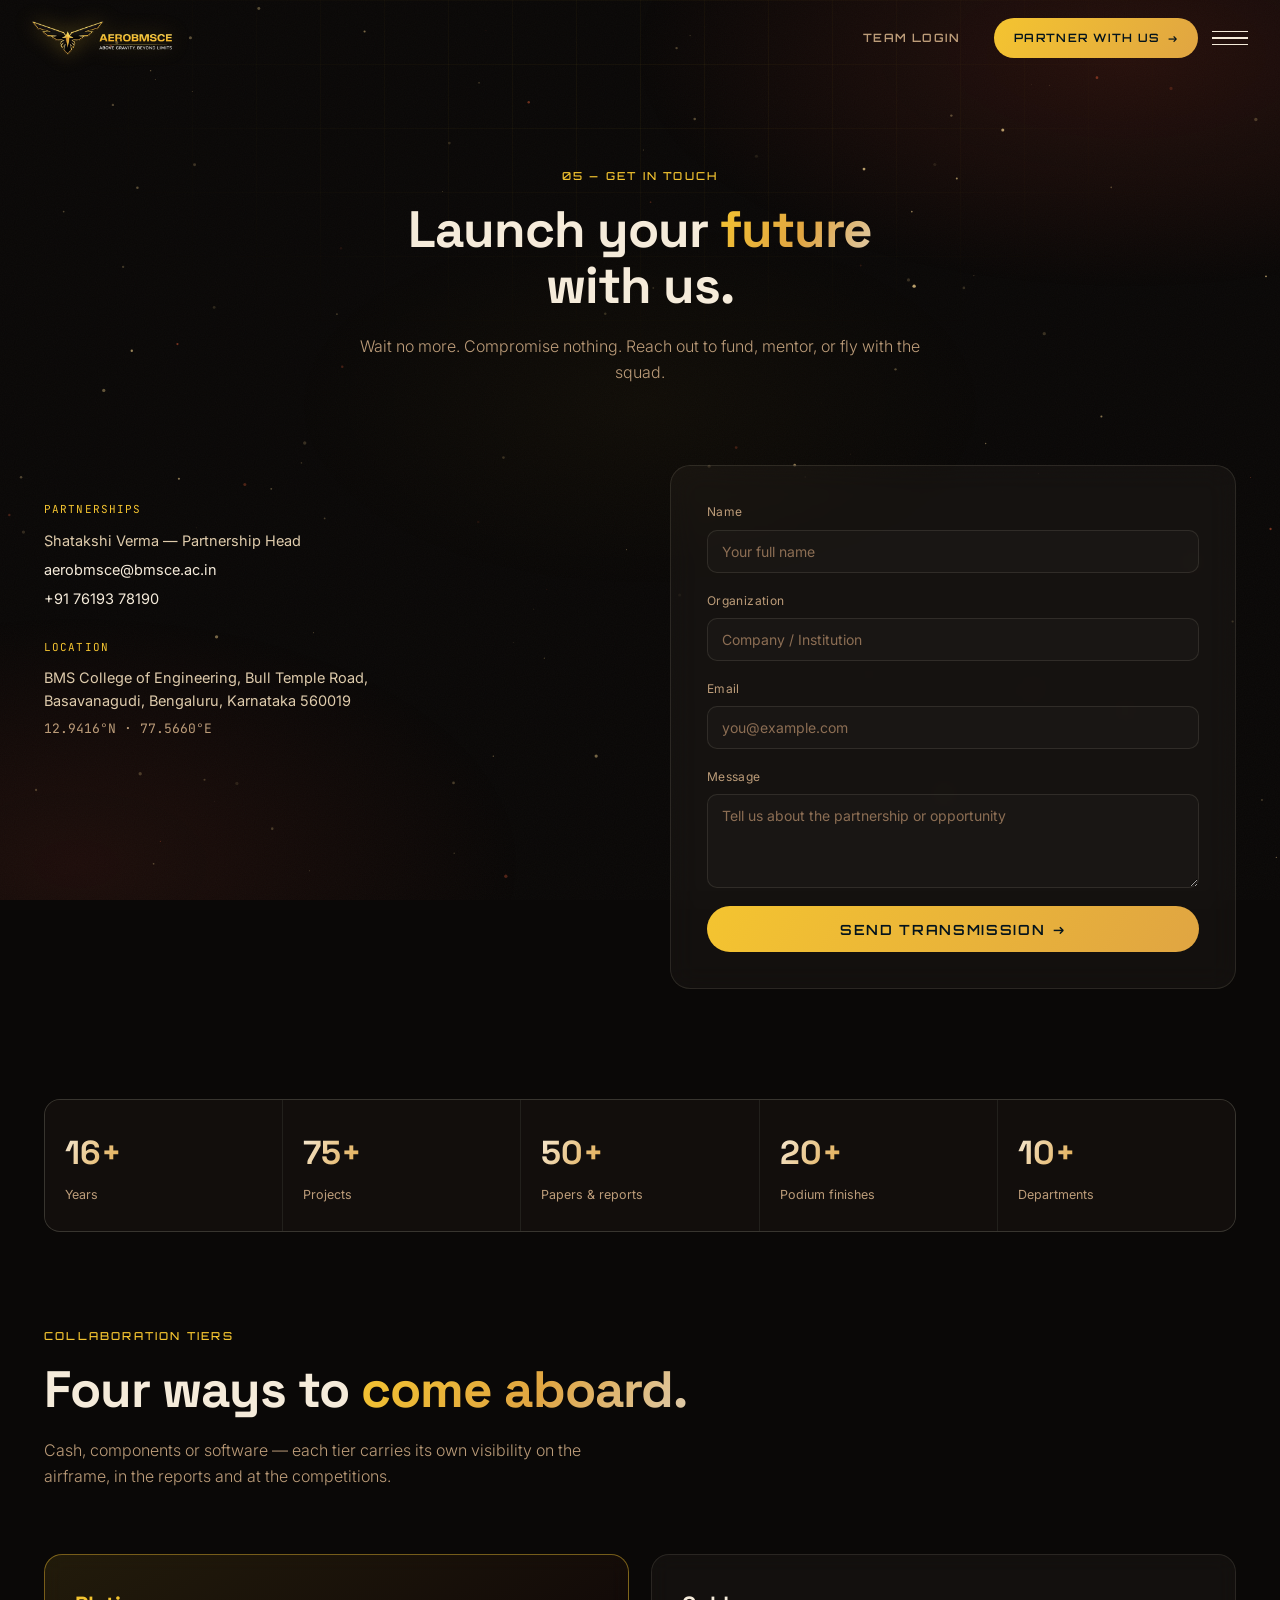
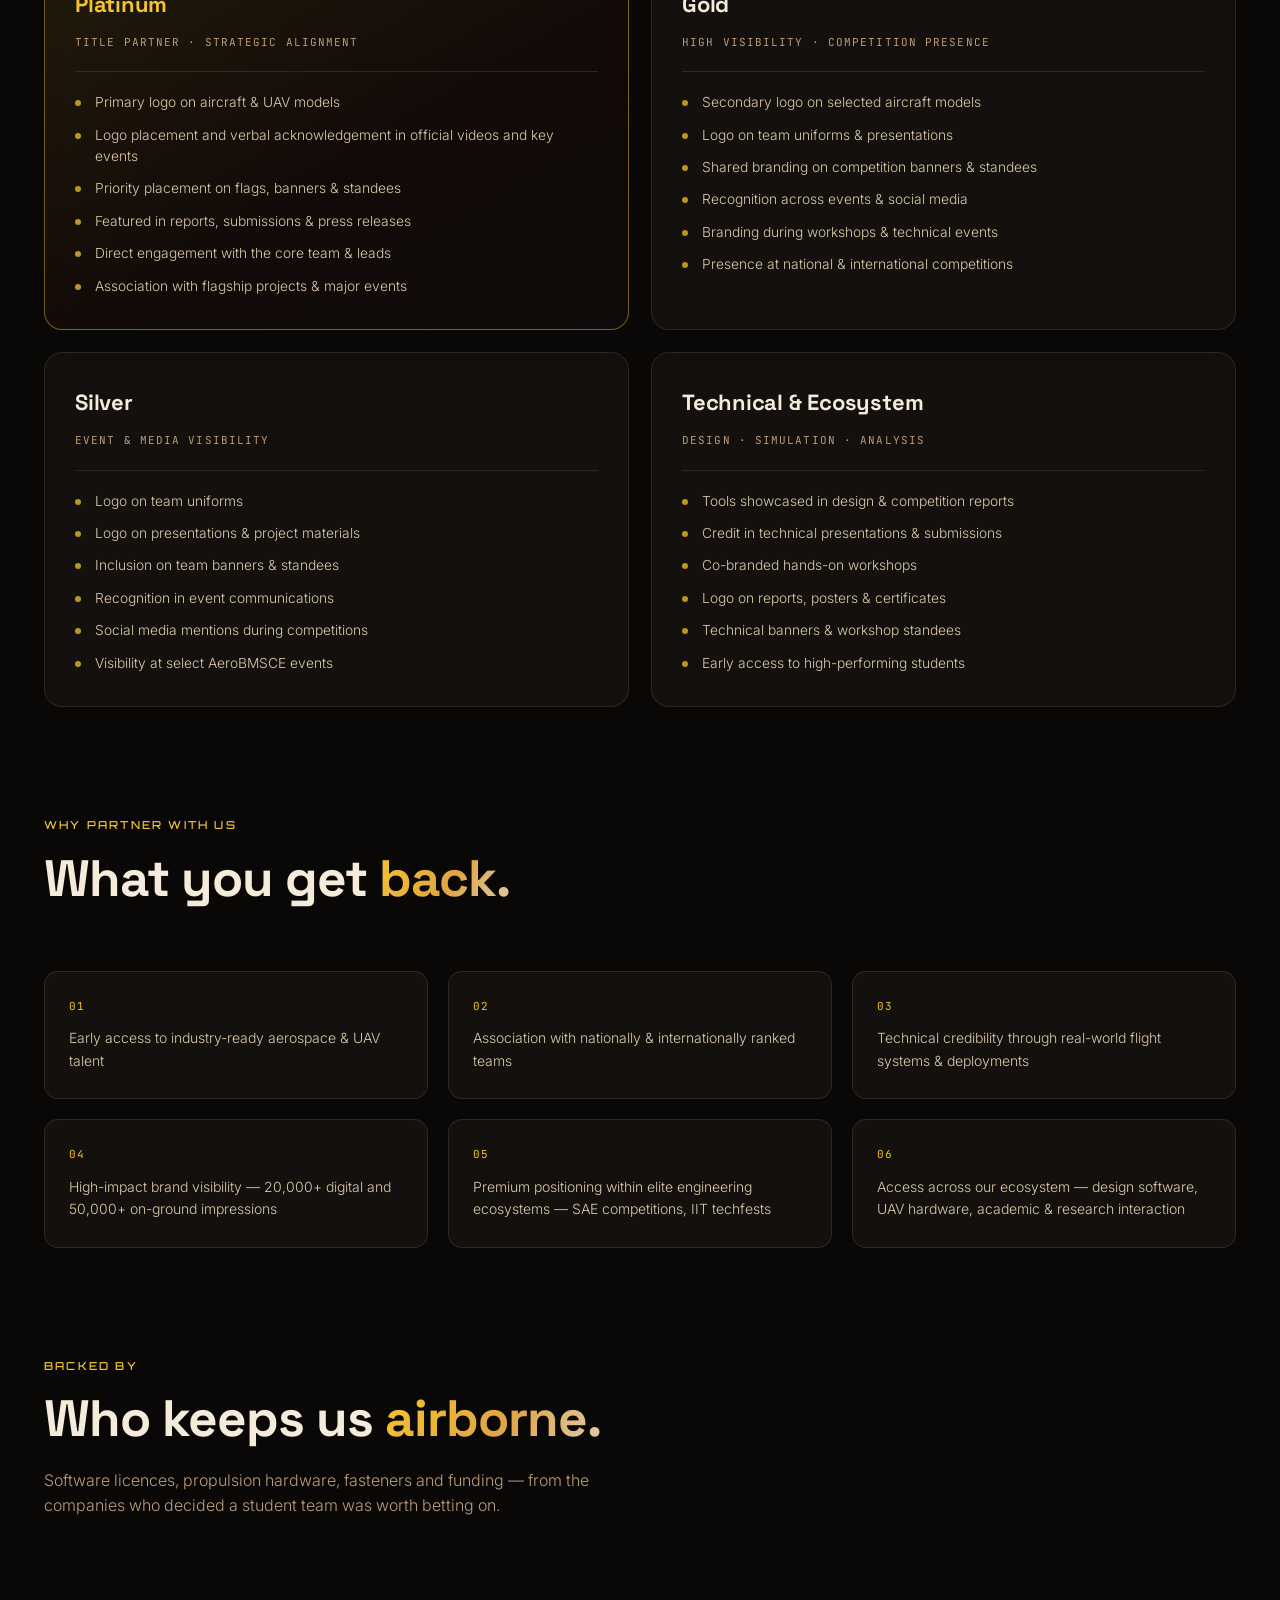
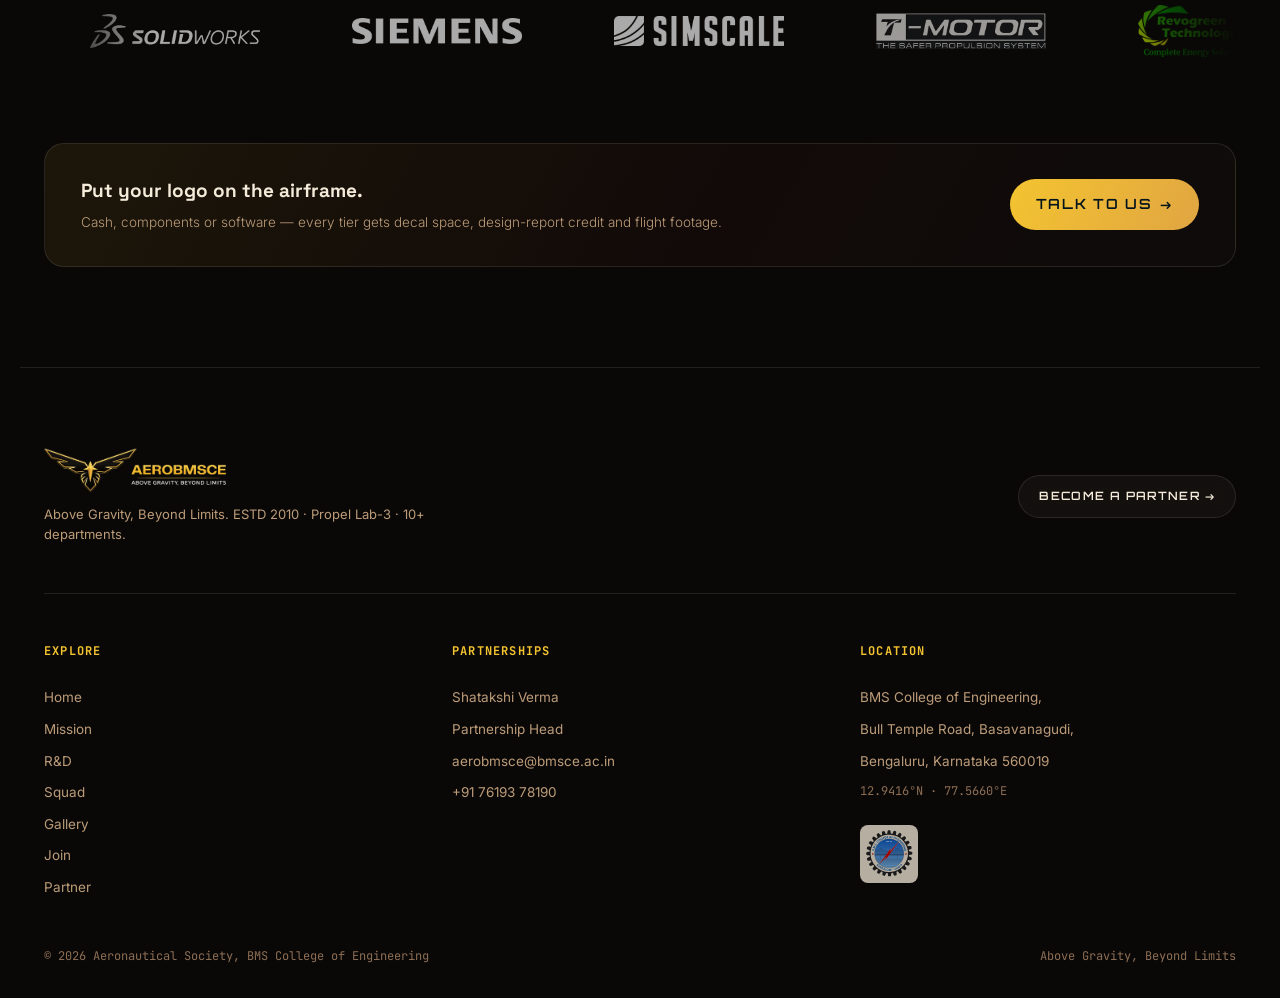
<file: contact.html>
<!DOCTYPE html>
<html lang="en">
<head>
<meta charset="UTF-8">
<meta name="viewport" content="width=device-width, initial-scale=1.0">
<title>Partner With Us — AeroBMSCE</title>
<meta name="description" content="Get in touch with AeroBMSCE to fund, mentor, or fly with the squad. Partnerships contact and location.">
<link rel="canonical" href="https://aero-bmsce-new.vercel.app/contact.html">
<meta property="og:type" content="website">
<meta property="og:site_name" content="AeroBMSCE">
<meta property="og:title" content="Partner With Us — AeroBMSCE">
<meta property="og:description" content="Get in touch with AeroBMSCE to fund, mentor, or fly with the squad. Partnerships contact and location.">
<meta property="og:url" content="https://aero-bmsce-new.vercel.app/contact.html">
<meta property="og:image" content="https://aero-bmsce-new.vercel.app/assets/media/og-card.jpg">
<meta property="og:image:width" content="1200">
<meta property="og:image:height" content="630">
<meta name="twitter:card" content="summary_large_image">
<meta name="twitter:title" content="Partner With Us — AeroBMSCE">
<meta name="twitter:description" content="Get in touch with AeroBMSCE to fund, mentor, or fly with the squad. Partnerships contact and location.">
<meta name="twitter:image" content="https://aero-bmsce-new.vercel.app/assets/media/og-card.jpg">
<meta name="theme-color" content="#0A0807">
<link rel="preconnect" href="https://fonts.googleapis.com">
<link rel="preconnect" href="https://fonts.gstatic.com" crossorigin>
<link href="https://fonts.googleapis.com/css2?family=Space+Grotesk:wght@400;500;600;700&family=Inter:wght@300;400;500;600&family=JetBrains+Mono:wght@400;500&display=swap" rel="stylesheet">
<link rel="icon" type="image/png" sizes="48x48" href="assets/logos/favicon.png">
<link rel="apple-touch-icon" sizes="180x180" href="assets/logos/apple-touch-icon.png">
<link rel="manifest" href="site.webmanifest">
<link rel="preload" href="assets/logos/aerobmsce-wordmark.webp" as="image" fetchpriority="high">
<link rel="preload" href="assets/fonts/Orbitron-var.woff2" as="font" type="font/woff2" crossorigin>
<link rel="stylesheet" href="style.css">
<script src="preloader-boot.js"></script>
</head>
<body>

<!-- ============ PRELOADER ============
     First visit of the session only. Clears itself via CSS even if the
     script never runs, so it can never trap the page. -->
<div class="preloader no-js" role="status" aria-live="polite" aria-label="Loading">
  <div class="pre-frame">
    <picture>
      <!-- the horizontal lockup is 4:1; on a phone that leaves it tiny,
           so narrow screens get the stacked version instead -->
      <source media="(max-width: 560px)" srcset="assets/logos/aerobmsce-lockup-stacked.webp"
              width="508" height="475">
      <img class="pre-mark" src="assets/logos/aerobmsce-wordmark.webp"
           alt="AeroBMSCE" width="900" height="218" fetchpriority="high" decoding="sync">
    </picture>
  </div>
  <div class="pre-bar"><span class="pre-fill"></span></div>
  <p class="pre-status">Initializing <b>systems</b></p>
  <span class="pre-pct">000%</span>
</div>

<a class="skip-link" href="#top">Skip to content</a>
<div class="scroll-progress" id="scrollProgress" aria-hidden="true"></div>

<!-- ambient canvas starfield -->
<canvas id="starfield"></canvas>
<div class="grain"></div>

<!-- ============ NAV ============ -->
<header class="nav" id="nav">
  <div class="nav-inner">
    <a href="index.html" class="brand">
      <img class="brand-logo brand-logo--full" src="assets/logos/aerobmsce-wordmark.webp" alt="AeroBMSCE" width="900" height="218">
      <img class="brand-logo brand-logo--mark" src="assets/logos/aerobmsce-mark.webp" alt="AeroBMSCE" width="512" height="512">
    </a>

    <nav class="nav-links" id="navLinks">
      <a href="mission.html" data-idx="01">Mission</a>
      <a href="research.html" data-idx="02">R&amp;D</a>
      <a href="team.html" data-idx="03">Squad</a>
      <a href="gallery.html" data-idx="04">Gallery</a>
      <a href="contact.html" data-idx="05" class="active" aria-current="page">Partner</a>
    </nav>

    <div class="nav-right">
      <a href="login.html" class="btn btn-ghost hide-mobile">Team Login</a>
      <a href="contact.html" class="btn btn-primary">Partner With Us<span class="btn-arrow">→</span></a>
      <button class="nav-toggle" id="navToggle" aria-label="Open menu" aria-expanded="false" aria-controls="mobileOverlay">
        <span></span><span></span><span></span>
      </button>
    </div>
  </div>
</header>

<!-- mobile overlay -->
<div class="mobile-overlay" id="mobileOverlay" role="dialog" aria-modal="true" aria-label="Site menu">
  <nav>
    <a href="mission.html">01 · Mission</a>
    <a href="research.html">02 · R&amp;D</a>
    <a href="team.html">03 · Squad</a>
    <a href="gallery.html">04 · Gallery</a>
    <a href="contact.html" class="active" aria-current="page">05 · Partner</a>
  </nav>
</div>

<main id="top">

<!-- ============ PAGE HEADER ============ -->
<section class="page-header">
  <div class="page-header-inner reveal">
    <span class="section-tag">05 — Get in Touch</span>
    <h1 class="section-title">Launch your <span class="grad-text">future</span><br>with us.</h1>
    <p class="section-desc">Wait no more. Compromise nothing. Reach out to fund, mentor, or fly with the squad.</p>
  </div>
</section>

<section class="section section--top-tight section-contact" id="contact">
  <div class="contact-wrap">
    <div class="contact-left reveal">
      <div class="contact-info">
        <div class="contact-row">
          <span class="contact-label">Partnerships</span>
          <span class="contact-value">Shatakshi Verma — Partnership Head</span>
          <a href="mailto:aerobmsce@bmsce.ac.in" class="contact-value link">aerobmsce@bmsce.ac.in</a>
          <a href="tel:+917619378190" class="contact-value link">+91 76193 78190</a>
        </div>
        <div class="contact-row">
          <span class="contact-label">Location</span>
          <span class="contact-value">BMS College of Engineering, Bull Temple Road,<br>Basavanagudi, Bengaluru, Karnataka 560019</span>
          <span class="contact-value mono">12.9416°N · 77.5660°E</span>
        </div>
      </div>
    </div>

    <form class="contact-form reveal" data-form="partner" data-subject="AeroBMSCE partnership enquiry">
      <div class="form-field">
        <label for="name">Name</label>
        <input id="name" name="Name" type="text" required placeholder="Your full name">
      </div>
      <div class="form-field">
        <label for="org">Organization</label>
        <input id="org" name="Organization" type="text" placeholder="Company / Institution">
      </div>
      <div class="form-field">
        <label for="email">Email</label>
        <input id="email" name="Email" type="email" required placeholder="you@example.com">
      </div>
      <div class="form-field">
        <label for="msg">Message</label>
        <textarea id="msg" name="Message" rows="4" required placeholder="Tell us about the partnership or opportunity"></textarea>
      </div>
      <button type="submit" class="btn btn-primary btn-lg btn-block">Send Transmission <span class="btn-arrow">→</span></button>
      <p class="form-status" role="status" aria-live="polite"></p>
    </form>
  </div>

  <!-- ============ CREDIBILITY ============ -->
  <div class="prospectus">
    <div class="cred-strip reveal">
      <div class="cred-item"><span class="cred-num">16+</span><span class="cred-label">Years</span></div>
      <div class="cred-item"><span class="cred-num">75+</span><span class="cred-label">Projects</span></div>
      <div class="cred-item"><span class="cred-num">50+</span><span class="cred-label">Papers &amp; reports</span></div>
      <div class="cred-item"><span class="cred-num">20+</span><span class="cred-label">Podium finishes</span></div>
      <div class="cred-item"><span class="cred-num">10+</span><span class="cred-label">Departments</span></div>
    </div>

    <!-- ============ COLLABORATION TIERS ============ -->
    <div class="section-head reveal">
      <span class="section-tag">Collaboration tiers</span>
      <h2 class="section-title">Four ways to <span class="grad-text">come aboard.</span></h2>
      <p class="section-desc">Cash, components or software — each tier carries its own visibility on the airframe, in the reports and at the competitions.</p>
    </div>

    <div class="tier-grid">
      <article class="tier-card tier-card--platinum reveal">
        <header class="tier-head">
          <span class="tier-rank">Platinum</span>
          <span class="tier-sub">Title partner · Strategic alignment</span>
        </header>
        <ul class="tier-list">
          <li>Primary logo on aircraft &amp; UAV models</li>
          <li>Logo placement and verbal acknowledgement in official videos and key events</li>
          <li>Priority placement on flags, banners &amp; standees</li>
          <li>Featured in reports, submissions &amp; press releases</li>
          <li>Direct engagement with the core team &amp; leads</li>
          <li>Association with flagship projects &amp; major events</li>
        </ul>
      </article>

      <article class="tier-card reveal">
        <header class="tier-head">
          <span class="tier-rank">Gold</span>
          <span class="tier-sub">High visibility · Competition presence</span>
        </header>
        <ul class="tier-list">
          <li>Secondary logo on selected aircraft models</li>
          <li>Logo on team uniforms &amp; presentations</li>
          <li>Shared branding on competition banners &amp; standees</li>
          <li>Recognition across events &amp; social media</li>
          <li>Branding during workshops &amp; technical events</li>
          <li>Presence at national &amp; international competitions</li>
        </ul>
      </article>

      <article class="tier-card reveal">
        <header class="tier-head">
          <span class="tier-rank">Silver</span>
          <span class="tier-sub">Event &amp; media visibility</span>
        </header>
        <ul class="tier-list">
          <li>Logo on team uniforms</li>
          <li>Logo on presentations &amp; project materials</li>
          <li>Inclusion on team banners &amp; standees</li>
          <li>Recognition in event communications</li>
          <li>Social media mentions during competitions</li>
          <li>Visibility at select AeroBMSCE events</li>
        </ul>
      </article>

      <article class="tier-card reveal">
        <header class="tier-head">
          <span class="tier-rank">Technical &amp; Ecosystem</span>
          <span class="tier-sub">Design · Simulation · Analysis</span>
        </header>
        <ul class="tier-list">
          <li>Tools showcased in design &amp; competition reports</li>
          <li>Credit in technical presentations &amp; submissions</li>
          <li>Co-branded hands-on workshops</li>
          <li>Logo on reports, posters &amp; certificates</li>
          <li>Technical banners &amp; workshop standees</li>
          <li>Early access to high-performing students</li>
        </ul>
      </article>
    </div>

    <!-- ============ PARTNER OUTCOMES ============ -->
    <div class="section-head reveal" style="margin-top:110px">
      <span class="section-tag">Why partner with us</span>
      <h2 class="section-title">What you get <span class="grad-text">back.</span></h2>
    </div>

    <div class="outcome-grid">
      <div class="outcome reveal">
        <span class="outcome-id">01</span>
        <p>Early access to industry-ready aerospace &amp; UAV talent</p>
      </div>
      <div class="outcome reveal">
        <span class="outcome-id">02</span>
        <p>Association with nationally &amp; internationally ranked teams</p>
      </div>
      <div class="outcome reveal">
        <span class="outcome-id">03</span>
        <p>Technical credibility through real-world flight systems &amp; deployments</p>
      </div>
      <div class="outcome reveal">
        <span class="outcome-id">04</span>
        <p>High-impact brand visibility — 20,000+ digital and 50,000+ on-ground impressions</p>
      </div>
      <div class="outcome reveal">
        <span class="outcome-id">05</span>
        <p>Premium positioning within elite engineering ecosystems — SAE competitions, IIT techfests</p>
      </div>
      <div class="outcome reveal">
        <span class="outcome-id">06</span>
        <p>Access across our ecosystem — design software, UAV hardware, academic &amp; research interaction</p>
      </div>
    </div>

  </div>

  <!-- ============ SPONSORS ============ -->
  <div class="sponsors">
    <div class="section-head reveal">
      <span class="section-tag">Backed by</span>
      <h2 class="section-title">Who keeps us <span class="grad-text">airborne.</span></h2>
      <p class="section-desc">Software licences, propulsion hardware, fasteners and funding — from the companies who decided a student team was worth betting on.</p>
    </div>

    <div class="marquee" aria-label="Our sponsors">
      <div class="marquee-track">
        <div class="marquee-set">
          <span class="marquee-item"><img src="assets/logos/sponsor-solidworks.webp" alt="SolidWorks" loading="lazy"></span>
          <span class="marquee-item"><img src="assets/logos/sponsor-siemens.webp" alt="Siemens" loading="lazy"></span>
          <span class="marquee-item"><img src="assets/logos/sponsor-simscale.webp" alt="SimScale" loading="lazy"></span>
          <span class="marquee-item"><img src="assets/logos/sponsor-tmotor.webp" alt="T-Motor" loading="lazy"></span>
          <span class="marquee-item"><img src="assets/logos/sponsor-revogreen.webp" alt="Revogreen Technologies" loading="lazy"></span>
          <span class="marquee-item"><img src="assets/logos/sponsor-uav-marketplace.webp" alt="UAV Marketplace" loading="lazy"></span>
          <span class="marquee-item"><img src="assets/logos/sponsor-quadkart.webp" alt="Quadkart" loading="lazy"></span>
          <span class="marquee-item"><img src="assets/logos/sponsor-drkstore.webp" alt="drkstore.in" loading="lazy"></span>
          <span class="marquee-item"><img src="assets/logos/sponsor-onlyscrews.webp" alt="OnlyScrews" loading="lazy"></span>
        </div>
        <div class="marquee-set" aria-hidden="true">
          <span class="marquee-item"><img src="assets/logos/sponsor-solidworks.webp" alt="" loading="lazy"></span>
          <span class="marquee-item"><img src="assets/logos/sponsor-siemens.webp" alt="" loading="lazy"></span>
          <span class="marquee-item"><img src="assets/logos/sponsor-simscale.webp" alt="" loading="lazy"></span>
          <span class="marquee-item"><img src="assets/logos/sponsor-tmotor.webp" alt="" loading="lazy"></span>
          <span class="marquee-item"><img src="assets/logos/sponsor-revogreen.webp" alt="" loading="lazy"></span>
          <span class="marquee-item"><img src="assets/logos/sponsor-uav-marketplace.webp" alt="" loading="lazy"></span>
          <span class="marquee-item"><img src="assets/logos/sponsor-quadkart.webp" alt="" loading="lazy"></span>
          <span class="marquee-item"><img src="assets/logos/sponsor-drkstore.webp" alt="" loading="lazy"></span>
          <span class="marquee-item"><img src="assets/logos/sponsor-onlyscrews.webp" alt="" loading="lazy"></span>
        </div>
      </div>
    </div>

    <div class="cta-band reveal">
      <div>
        <h3>Put your logo on the airframe.</h3>
        <p>Cash, components or software — every tier gets decal space, design-report credit and flight footage.</p>
      </div>
      <a href="#contact" class="btn btn-primary btn-lg">Talk to us <span class="btn-arrow">→</span></a>
    </div>
  </div>
</section>

</main>

<!-- ============ FOOTER ============ -->
<footer class="footer">
  <div class="footer-top">
    <div class="footer-brand">
      <img class="footer-logo" src="assets/logos/aerobmsce-wordmark.webp" alt="AeroBMSCE" width="900" height="218" loading="lazy">
      <p>Above Gravity, Beyond Limits. ESTD 2010 · Propel Lab-3 · 10+ departments.</p>
    </div>
    <a href="contact.html" class="btn btn-outline">Become a partner →</a>
  </div>

  <div class="footer-grid">
    <div>
      <h4>Explore</h4>
      <a href="index.html">Home</a>
      <a href="mission.html">Mission</a>
      <a href="research.html">R&amp;D</a>
      <a href="team.html">Squad</a>
      <a href="gallery.html">Gallery</a>
      <a href="join.html">Join</a>
      <a href="contact.html">Partner</a>
    </div>
    <div>
      <h4>Partnerships</h4>
      <span>Shatakshi Verma</span>
      <span>Partnership Head</span>
      <a href="mailto:aerobmsce@bmsce.ac.in">aerobmsce@bmsce.ac.in</a>
      <a href="tel:+917619378190">+91 76193 78190</a>
    </div>
    <div>
      <h4>Location</h4>
      <span>BMS College of Engineering,</span>
      <span>Bull Temple Road, Basavanagudi,</span>
      <span>Bengaluru, Karnataka 560019</span>
      <span class="mono">12.9416°N · 77.5660°E</span>
      <img class="footer-inst" src="assets/logos/bmsce.svg" alt="BMS College of Engineering" loading="lazy" width="300" height="300">
    </div>
  </div>

  <div class="footer-bottom">
    <span>© 2026 Aeronautical Society, BMS College of Engineering</span>
    <span>Above Gravity, Beyond Limits</span>
  </div>
</footer>

<script src="script.js"></script>
<script src="preloader.js"></script>
</body>
</html>
</file>
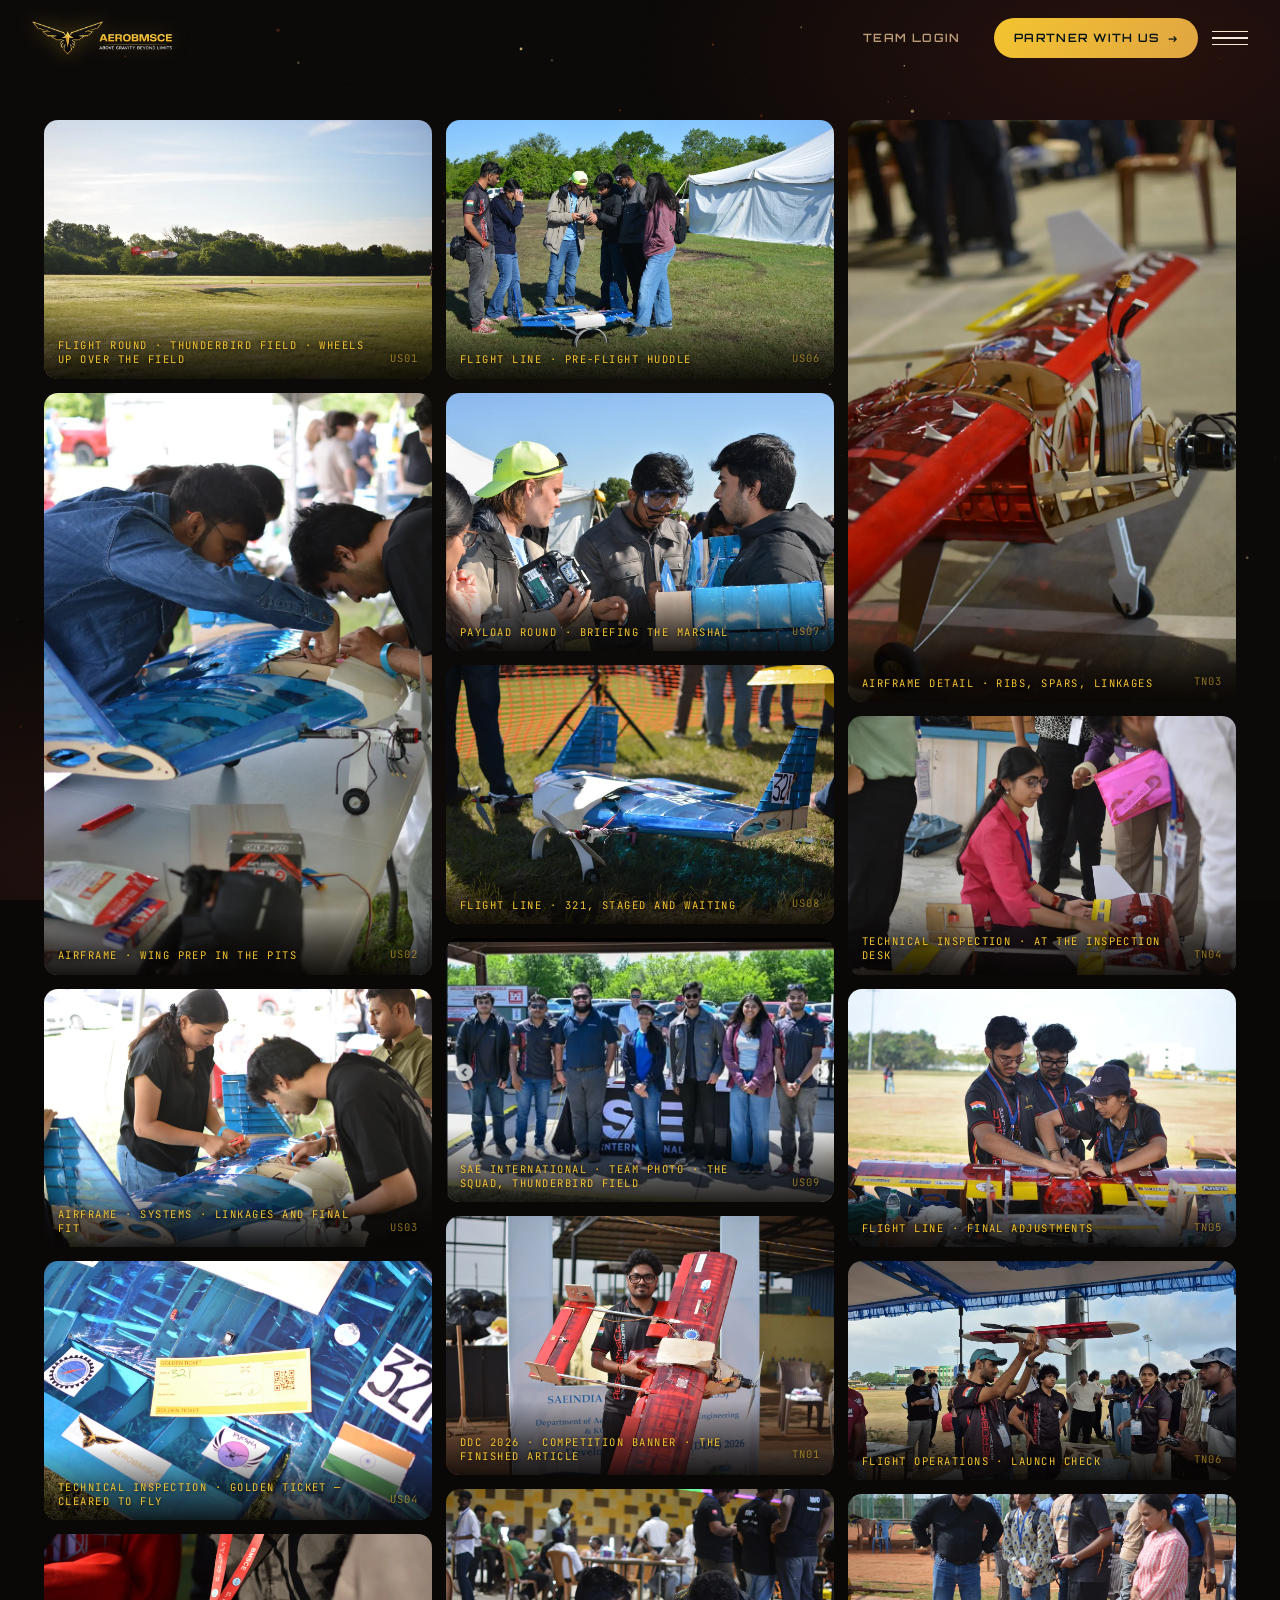
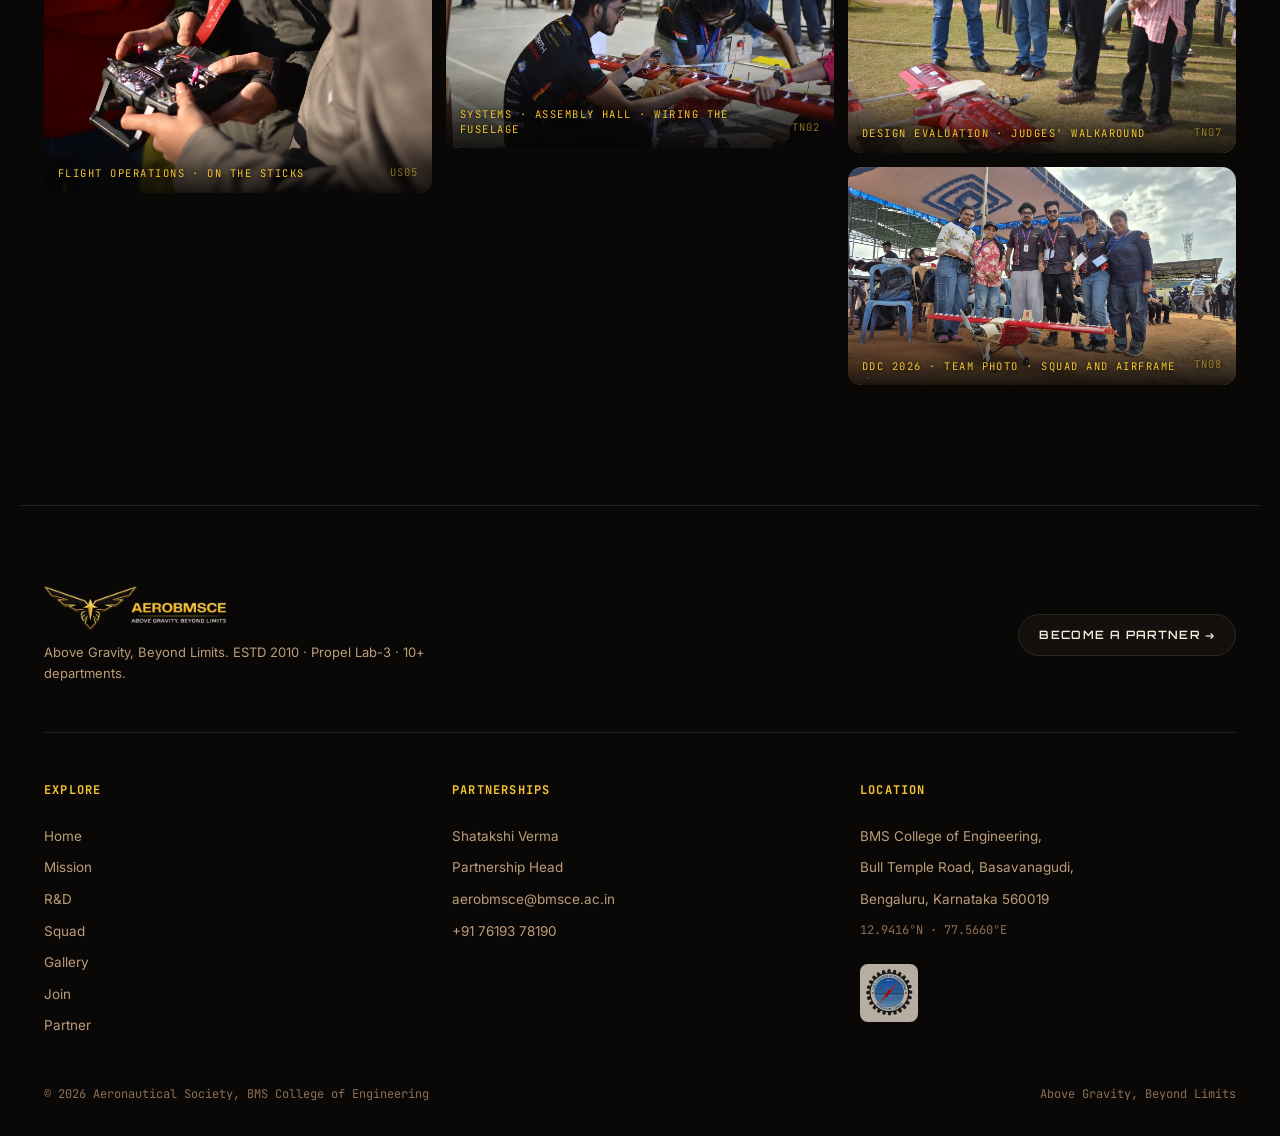
<file: gallery.html>
<!DOCTYPE html>
<html lang="en">
<head>
<meta charset="UTF-8">
<meta name="viewport" content="width=device-width, initial-scale=1.0">
<title>Gallery — AeroBMSCE</title>
<meta name="description" content="Competition photography from AeroBMSCE — SAE Aero Design West in Texas and the Drone Development Challenge in Tamil Nadu.">
<link rel="canonical" href="https://aero-bmsce-new.vercel.app/gallery.html">
<meta property="og:type" content="website">
<meta property="og:site_name" content="AeroBMSCE">
<meta property="og:title" content="Gallery — AeroBMSCE">
<meta property="og:description" content="Competition photography from AeroBMSCE — SAE Aero Design West in Texas and the Drone Development Challenge in Tamil Nadu.">
<meta property="og:url" content="https://aero-bmsce-new.vercel.app/gallery.html">
<meta property="og:image" content="https://aero-bmsce-new.vercel.app/assets/media/og-card.jpg">
<meta property="og:image:width" content="1200">
<meta property="og:image:height" content="630">
<meta name="twitter:card" content="summary_large_image">
<meta name="twitter:title" content="Gallery — AeroBMSCE">
<meta name="twitter:description" content="Competition photography from AeroBMSCE — SAE Aero Design West in Texas and the Drone Development Challenge in Tamil Nadu.">
<meta name="twitter:image" content="https://aero-bmsce-new.vercel.app/assets/media/og-card.jpg">
<meta name="theme-color" content="#0A0807">
<link rel="preconnect" href="https://fonts.googleapis.com">
<link rel="preconnect" href="https://fonts.gstatic.com" crossorigin>
<link href="https://fonts.googleapis.com/css2?family=Space+Grotesk:wght@400;500;600;700&family=Inter:wght@300;400;500;600&family=JetBrains+Mono:wght@400;500&display=swap" rel="stylesheet">
<link rel="icon" type="image/png" sizes="48x48" href="assets/logos/favicon.png">
<link rel="apple-touch-icon" sizes="180x180" href="assets/logos/apple-touch-icon.png">
<link rel="manifest" href="site.webmanifest">
<link rel="preload" href="assets/logos/aerobmsce-wordmark.webp" as="image" fetchpriority="high">
<link rel="preload" href="assets/fonts/Orbitron-var.woff2" as="font" type="font/woff2" crossorigin>
<link rel="stylesheet" href="style.css">
<script src="preloader-boot.js"></script>
</head>
<body>

<!-- ============ PRELOADER ============
     First visit of the session only. Clears itself via CSS even if the
     script never runs, so it can never trap the page. -->
<div class="preloader no-js" role="status" aria-live="polite" aria-label="Loading">
  <div class="pre-frame">
    <picture>
      <!-- the horizontal lockup is 4:1; on a phone that leaves it tiny,
           so narrow screens get the stacked version instead -->
      <source media="(max-width: 560px)" srcset="assets/logos/aerobmsce-lockup-stacked.webp"
              width="508" height="475">
      <img class="pre-mark" src="assets/logos/aerobmsce-wordmark.webp"
           alt="AeroBMSCE" width="900" height="218" fetchpriority="high" decoding="sync">
    </picture>
  </div>
  <div class="pre-bar"><span class="pre-fill"></span></div>
  <p class="pre-status">Initializing <b>systems</b></p>
  <span class="pre-pct">000%</span>
</div>

<a class="skip-link" href="#top">Skip to content</a>
<div class="scroll-progress" id="scrollProgress" aria-hidden="true"></div>

<canvas id="starfield"></canvas>
<div class="grain"></div>

<header class="nav" id="nav">
  <div class="nav-inner">
    <a href="index.html" class="brand">
      <img class="brand-logo brand-logo--full" src="assets/logos/aerobmsce-wordmark.webp" alt="AeroBMSCE" width="900" height="218">
      <img class="brand-logo brand-logo--mark" src="assets/logos/aerobmsce-mark.webp" alt="AeroBMSCE" width="512" height="512">
    </a>

    <nav class="nav-links" id="navLinks">
      <a href="mission.html" data-idx="01">Mission</a>
      <a href="research.html" data-idx="02">R&amp;D</a>
      <a href="team.html" data-idx="03">Squad</a>
      <a href="gallery.html" data-idx="04" class="active" aria-current="page">Gallery</a>
      <a href="contact.html" data-idx="05">Partner</a>
    </nav>

    <div class="nav-right">
      <a href="login.html" class="btn btn-ghost hide-mobile">Team Login</a>
      <a href="contact.html" class="btn btn-primary">Partner With Us<span class="btn-arrow">→</span></a>
      <button class="nav-toggle" id="navToggle" aria-label="Open menu" aria-expanded="false" aria-controls="mobileOverlay">
        <span></span><span></span><span></span>
      </button>
    </div>
  </div>
</header>

<div class="mobile-overlay" id="mobileOverlay" role="dialog" aria-modal="true" aria-label="Site menu">
  <nav>
    <a href="mission.html">01 · Mission</a>
    <a href="research.html">02 · R&amp;D</a>
    <a href="team.html">03 · Squad</a>
    <a href="gallery.html" class="active" aria-current="page">04 · Gallery</a>
    <a href="contact.html">05 · Partner</a>
  </nav>
</div>

<main id="top">

<section class="section gallery-only" id="gallery">

  <div class="media-grid">
    <figure class="media-tile reveal">
      <img src="assets/media/usa-03-in-flight.webp" alt="The blue aircraft airborne low over the competition field, treeline behind" loading="lazy" width="1500" height="1000">
      <figcaption>
        <span class="media-cap-label">Flight round · Thunderbird Field &middot; Wheels up over the field</span>
        <span class="media-cap-id">US01</span>
      </figcaption>
    </figure>

    <figure class="media-tile reveal">
      <img src="assets/media/usa-01-wing-prep.webp" alt="Two students working on the blue wing panel under the pit tent" loading="lazy" width="1000" height="1500">
      <figcaption>
        <span class="media-cap-label">Airframe &middot; Wing prep in the pits</span>
        <span class="media-cap-id">US02</span>
      </figcaption>
    </figure>

    <figure class="media-tile reveal">
      <img src="assets/media/usa-02-wing-assembly.webp" alt="Students fitting servo linkages into the blue wing at the pit table" loading="lazy" width="1500" height="1000">
      <figcaption>
        <span class="media-cap-label">Airframe · Systems &middot; Linkages and final fit</span>
        <span class="media-cap-id">US03</span>
      </figcaption>
    </figure>

    <figure class="media-tile reveal">
      <img src="assets/media/usa-05-golden-ticket.webp" alt="Golden Ticket tech inspection pass taped to the blue wing beside the Indian flag decal" loading="lazy" width="1500" height="1000">
      <figcaption>
        <span class="media-cap-label">Technical inspection &middot; Golden ticket — cleared to fly</span>
        <span class="media-cap-id">US04</span>
      </figcaption>
    </figure>

    <figure class="media-tile reveal">
      <img src="assets/media/usa-04-transmitter.webp" alt="Close-up of hands on the radio transmitter during a flight round" loading="lazy" width="1500" height="1000">
      <figcaption>
        <span class="media-cap-label">Flight operations &middot; On the sticks</span>
        <span class="media-cap-id">US05</span>
      </figcaption>
    </figure>

    <figure class="media-tile reveal">
      <img src="assets/media/usa-06-pre-flight.webp" alt="The team gathered around the aircraft on the grass for pre-flight checks" loading="lazy" width="1500" height="1000">
      <figcaption>
        <span class="media-cap-label">Flight line &middot; Pre-flight huddle</span>
        <span class="media-cap-id">US06</span>
      </figcaption>
    </figure>

    <figure class="media-tile reveal">
      <img src="assets/media/usa-07-marshal.webp" alt="Team members briefing a flight marshal with the payload bay open" loading="lazy" width="1500" height="1000">
      <figcaption>
        <span class="media-cap-label">Payload round &middot; Briefing the marshal</span>
        <span class="media-cap-id">US07</span>
      </figcaption>
    </figure>

    <figure class="media-tile reveal">
      <img src="assets/media/usa-08-on-the-line.webp" alt="Side view of aircraft 321 staged on the grass at the flight line" loading="lazy" width="1500" height="1000">
      <figcaption>
        <span class="media-cap-label">Flight line &middot; 321, staged and waiting</span>
        <span class="media-cap-id">US08</span>
      </figcaption>
    </figure>

    <figure class="media-tile reveal">
      <img src="assets/media/usa-09-team.webp" alt="The AeroBMSCE squad at the SAE International backdrop, Thunderbird Field" loading="lazy" width="801" height="546">
      <figcaption>
        <span class="media-cap-label">SAE International · Team photo &middot; The squad, Thunderbird Field</span>
        <span class="media-cap-id">US09</span>
      </figcaption>
    </figure>

    <figure class="media-tile reveal">
      <img src="assets/media/ddc-05-aircraft-portrait.webp" alt="A team member holding the completed red DDC aircraft in front of the competition banner" loading="lazy" width="1500" height="1000">
      <figcaption>
        <span class="media-cap-label">DDC 2026 · Competition banner &middot; The finished article</span>
        <span class="media-cap-id">TN01</span>
      </figcaption>
    </figure>

    <figure class="media-tile reveal">
      <img src="assets/media/ddc-04-payload-wiring.webp" alt="Two students routing wiring through the red fuselage in the assembly hall" loading="lazy" width="1500" height="1000">
      <figcaption>
        <span class="media-cap-label">Systems · Assembly hall &middot; Wiring the fuselage</span>
        <span class="media-cap-id">TN02</span>
      </figcaption>
    </figure>

    <figure class="media-tile reveal">
      <img src="assets/media/ddc-03-airframe-detail.webp" alt="Close detail of the red airframe showing exposed ribs and control linkages" loading="lazy" width="1000" height="1500">
      <figcaption>
        <span class="media-cap-label">Airframe detail &middot; Ribs, spars, linkages</span>
        <span class="media-cap-id">TN03</span>
      </figcaption>
    </figure>

    <figure class="media-tile reveal">
      <img src="assets/media/ddc-02-tech-inspection.webp" alt="A team member presenting the wing panel at the technical inspection desk" loading="lazy" width="1500" height="1000">
      <figcaption>
        <span class="media-cap-label">Technical inspection &middot; At the inspection desk</span>
        <span class="media-cap-id">TN04</span>
      </figcaption>
    </figure>

    <figure class="media-tile reveal">
      <img src="assets/media/ddc-01-final-assembly.webp" alt="Three team members making final adjustments to the aircraft at the flight-line table" loading="lazy" width="1500" height="1000">
      <figcaption>
        <span class="media-cap-label">Flight line &middot; Final adjustments</span>
        <span class="media-cap-id">TN05</span>
      </figcaption>
    </figure>

    <figure class="media-tile reveal">
      <img src="assets/media/ddc-08-launch-brief.webp" alt="A team member holding the aircraft overhead for a launch check under the canopy" loading="lazy" width="1500" height="845">
      <figcaption>
        <span class="media-cap-label">Flight operations &middot; Launch check</span>
        <span class="media-cap-id">TN06</span>
      </figcaption>
    </figure>

    <figure class="media-tile reveal">
      <img src="assets/media/ddc-06-judges-walkaround.webp" alt="Judges inspecting the red aircraft resting on the grass" loading="lazy" width="1500" height="1000">
      <figcaption>
        <span class="media-cap-label">Design evaluation &middot; Judges' walkaround</span>
        <span class="media-cap-id">TN07</span>
      </figcaption>
    </figure>

    <figure class="media-tile reveal">
      <img src="assets/media/ddc-07-team.webp" alt="The team assembled with the red aircraft under the competition canopy" loading="lazy" width="1500" height="845">
      <figcaption>
        <span class="media-cap-label">DDC 2026 · Team photo &middot; Squad and airframe</span>
        <span class="media-cap-id">TN08</span>
      </figcaption>
    </figure>
  </div>

</section>

</main>

<!-- ============ FOOTER ============ -->
<footer class="footer">
  <div class="footer-top">
    <div class="footer-brand">
      <img class="footer-logo" src="assets/logos/aerobmsce-wordmark.webp" alt="AeroBMSCE" width="900" height="218" loading="lazy">
      <p>Above Gravity, Beyond Limits. ESTD 2010 · Propel Lab-3 · 10+ departments.</p>
    </div>
    <a href="contact.html" class="btn btn-outline">Become a partner →</a>
  </div>

  <div class="footer-grid">
    <div>
      <h4>Explore</h4>
      <a href="index.html">Home</a>
      <a href="mission.html">Mission</a>
      <a href="research.html">R&amp;D</a>
      <a href="team.html">Squad</a>
      <a href="gallery.html">Gallery</a>
      <a href="join.html">Join</a>
      <a href="contact.html">Partner</a>
    </div>
    <div>
      <h4>Partnerships</h4>
      <span>Shatakshi Verma</span>
      <span>Partnership Head</span>
      <a href="mailto:aerobmsce@bmsce.ac.in">aerobmsce@bmsce.ac.in</a>
      <a href="tel:+917619378190">+91 76193 78190</a>
    </div>
    <div>
      <h4>Location</h4>
      <span>BMS College of Engineering,</span>
      <span>Bull Temple Road, Basavanagudi,</span>
      <span>Bengaluru, Karnataka 560019</span>
      <span class="mono">12.9416°N · 77.5660°E</span>
      <img class="footer-inst" src="assets/logos/bmsce.svg" alt="BMS College of Engineering" loading="lazy" width="300" height="300">
    </div>
  </div>

  <div class="footer-bottom">
    <span>© 2026 Aeronautical Society, BMS College of Engineering</span>
    <span>Above Gravity, Beyond Limits</span>
  </div>
</footer>

<script src="script.js"></script>
<script src="preloader.js"></script>
</body>
</html>
</file>
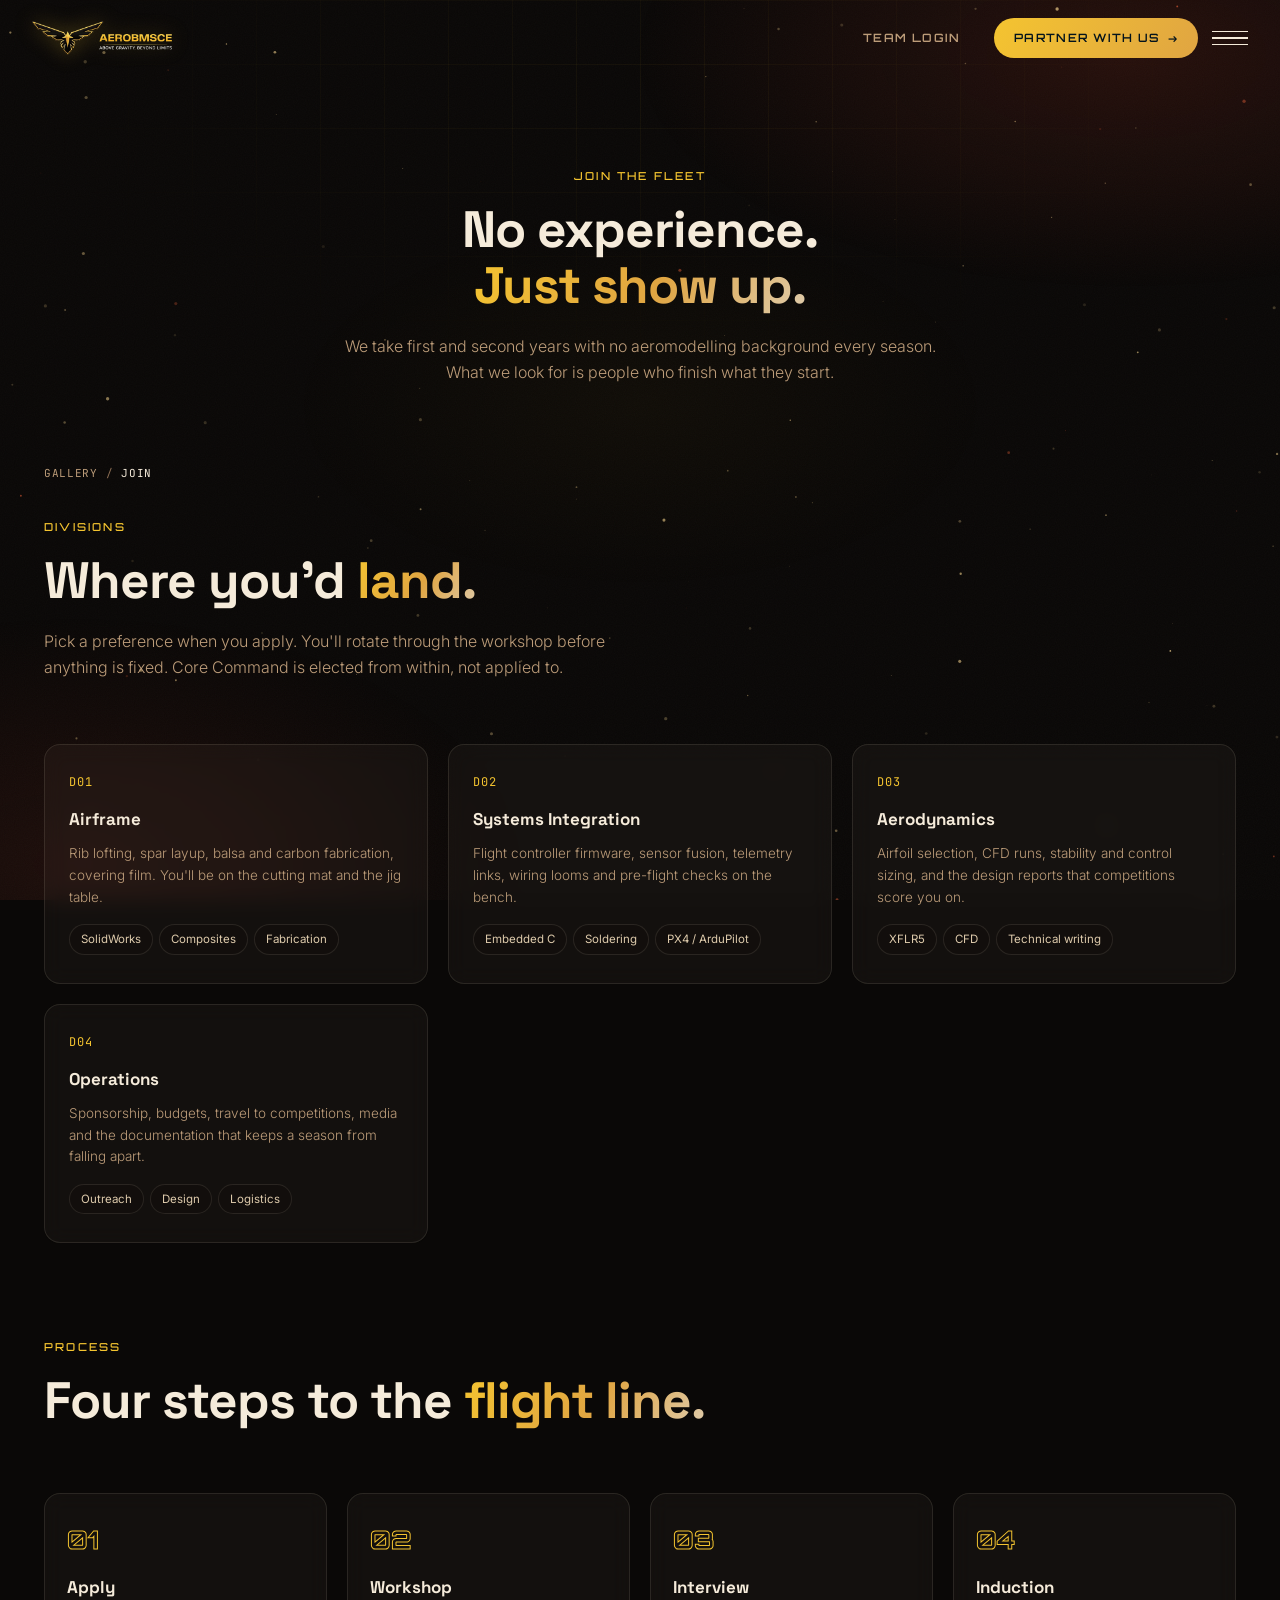
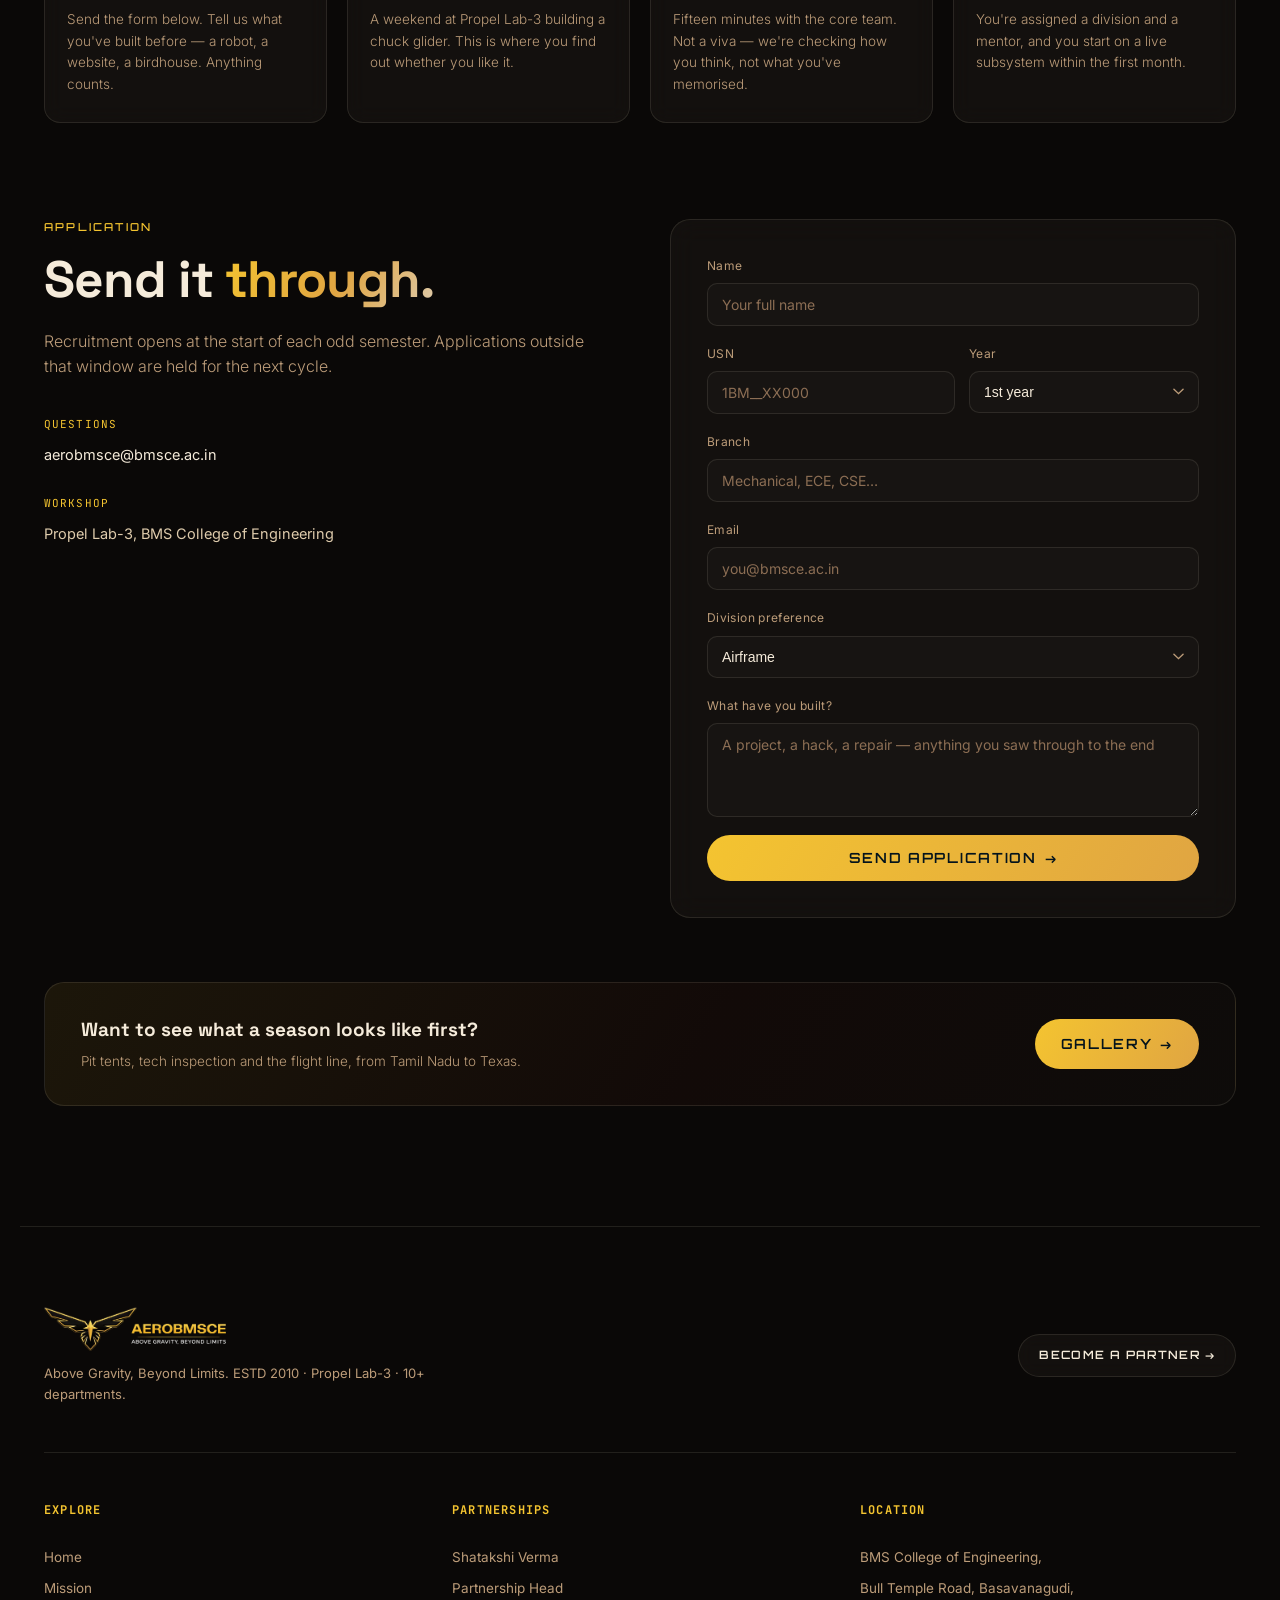
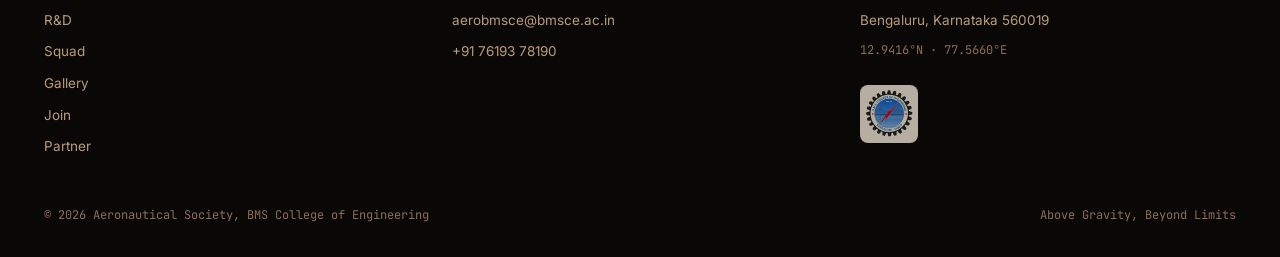
<file: join.html>
<!DOCTYPE html>
<html lang="en">
<head>
<meta charset="UTF-8">
<meta name="viewport" content="width=device-width, initial-scale=1.0">
<title>Join the Fleet — AeroBMSCE</title>
<meta name="description" content="Divisions, roles and how to apply to AeroBMSCE, the aerospace and UAV club of BMS College of Engineering.">
<link rel="canonical" href="https://aero-bmsce-new.vercel.app/join.html">
<meta property="og:type" content="website">
<meta property="og:site_name" content="AeroBMSCE">
<meta property="og:title" content="Join the Fleet — AeroBMSCE">
<meta property="og:description" content="Divisions, roles and how to apply to AeroBMSCE, the aerospace and UAV club of BMS College of Engineering.">
<meta property="og:url" content="https://aero-bmsce-new.vercel.app/join.html">
<meta property="og:image" content="https://aero-bmsce-new.vercel.app/assets/media/og-card.jpg">
<meta property="og:image:width" content="1200">
<meta property="og:image:height" content="630">
<meta name="twitter:card" content="summary_large_image">
<meta name="twitter:title" content="Join the Fleet — AeroBMSCE">
<meta name="twitter:description" content="Divisions, roles and how to apply to AeroBMSCE, the aerospace and UAV club of BMS College of Engineering.">
<meta name="twitter:image" content="https://aero-bmsce-new.vercel.app/assets/media/og-card.jpg">
<meta name="theme-color" content="#0A0807">
<link rel="preconnect" href="https://fonts.googleapis.com">
<link rel="preconnect" href="https://fonts.gstatic.com" crossorigin>
<link href="https://fonts.googleapis.com/css2?family=Space+Grotesk:wght@400;500;600;700&family=Inter:wght@300;400;500;600&family=JetBrains+Mono:wght@400;500&display=swap" rel="stylesheet">
<link rel="icon" type="image/png" sizes="48x48" href="assets/logos/favicon.png">
<link rel="apple-touch-icon" sizes="180x180" href="assets/logos/apple-touch-icon.png">
<link rel="manifest" href="site.webmanifest">
<link rel="preload" href="assets/logos/aerobmsce-wordmark.webp" as="image" fetchpriority="high">
<link rel="preload" href="assets/fonts/Orbitron-var.woff2" as="font" type="font/woff2" crossorigin>
<link rel="stylesheet" href="style.css">
<script src="preloader-boot.js"></script>
</head>
<body>

<!-- ============ PRELOADER ============
     First visit of the session only. Clears itself via CSS even if the
     script never runs, so it can never trap the page. -->
<div class="preloader no-js" role="status" aria-live="polite" aria-label="Loading">
  <div class="pre-frame">
    <picture>
      <!-- the horizontal lockup is 4:1; on a phone that leaves it tiny,
           so narrow screens get the stacked version instead -->
      <source media="(max-width: 560px)" srcset="assets/logos/aerobmsce-lockup-stacked.webp"
              width="508" height="475">
      <img class="pre-mark" src="assets/logos/aerobmsce-wordmark.webp"
           alt="AeroBMSCE" width="900" height="218" fetchpriority="high" decoding="sync">
    </picture>
  </div>
  <div class="pre-bar"><span class="pre-fill"></span></div>
  <p class="pre-status">Initializing <b>systems</b></p>
  <span class="pre-pct">000%</span>
</div>

<a class="skip-link" href="#top">Skip to content</a>
<div class="scroll-progress" id="scrollProgress" aria-hidden="true"></div>

<canvas id="starfield"></canvas>
<div class="grain"></div>

<header class="nav" id="nav">
  <div class="nav-inner">
    <a href="index.html" class="brand">
      <img class="brand-logo brand-logo--full" src="assets/logos/aerobmsce-wordmark.webp" alt="AeroBMSCE" width="900" height="218">
      <img class="brand-logo brand-logo--mark" src="assets/logos/aerobmsce-mark.webp" alt="AeroBMSCE" width="512" height="512">
    </a>

    <nav class="nav-links" id="navLinks">
      <a href="mission.html" data-idx="01">Mission</a>
      <a href="research.html" data-idx="02">R&amp;D</a>
      <a href="team.html" data-idx="03">Squad</a>
      <a href="gallery.html" data-idx="04" class="active" aria-current="page">Gallery</a>
      <a href="contact.html" data-idx="05">Partner</a>
    </nav>

    <div class="nav-right">
      <a href="login.html" class="btn btn-ghost hide-mobile">Team Login</a>
      <a href="contact.html" class="btn btn-primary">Partner With Us<span class="btn-arrow">→</span></a>
      <button class="nav-toggle" id="navToggle" aria-label="Open menu" aria-expanded="false" aria-controls="mobileOverlay">
        <span></span><span></span><span></span>
      </button>
    </div>
  </div>
</header>

<div class="mobile-overlay" id="mobileOverlay" role="dialog" aria-modal="true" aria-label="Site menu">
  <nav>
    <a href="mission.html">01 · Mission</a>
    <a href="research.html">02 · R&amp;D</a>
    <a href="team.html">03 · Squad</a>
    <a href="gallery.html" class="active" aria-current="page">04 · Gallery</a>
    <a href="contact.html">05 · Partner</a>
  </nav>
</div>

<main id="top">

<section class="page-header">
  <div class="page-header-inner reveal">
    <span class="section-tag">Join the Fleet</span>
    <h1 class="section-title">No experience.<br><span class="grad-text">Just show up.</span></h1>
    <p class="section-desc">We take first and second years with no aeromodelling background every season. What we look for is people who finish what they start.</p>
  </div>
</section>

<section class="section section--top-tight" id="join">

  <div class="breadcrumb reveal">
    <a href="gallery.html">Gallery</a> <span>/</span> <span class="current">Join</span>
  </div>

  <div class="section-head reveal">
    <span class="section-tag">Divisions</span>
    <h2 class="section-title">Where you'd <span class="grad-text">land.</span></h2>
    <p class="section-desc">Pick a preference when you apply. You'll rotate through the workshop before anything is fixed. Core Command is elected from within, not applied to.</p>
  </div>

  <div class="rnd-grid">
    <div class="rnd-card reveal">
      <span class="rnd-id">D01</span>
      <h3>Airframe</h3>
      <p>Rib lofting, spar layup, balsa and carbon fabrication, covering film. You'll be on the cutting mat and the jig table.</p>
      <span class="role-tags"><span class="chip chip--sm">SolidWorks</span><span class="chip chip--sm">Composites</span><span class="chip chip--sm">Fabrication</span></span>
    </div>
    <div class="rnd-card reveal">
      <span class="rnd-id">D02</span>
      <h3>Systems Integration</h3>
      <p>Flight controller firmware, sensor fusion, telemetry links, wiring looms and pre-flight checks on the bench.</p>
      <span class="role-tags"><span class="chip chip--sm">Embedded C</span><span class="chip chip--sm">Soldering</span><span class="chip chip--sm">PX4 / ArduPilot</span></span>
    </div>
    <div class="rnd-card reveal">
      <span class="rnd-id">D03</span>
      <h3>Aerodynamics</h3>
      <p>Airfoil selection, CFD runs, stability and control sizing, and the design reports that competitions score you on.</p>
      <span class="role-tags"><span class="chip chip--sm">XFLR5</span><span class="chip chip--sm">CFD</span><span class="chip chip--sm">Technical writing</span></span>
    </div>
    <div class="rnd-card reveal">
      <span class="rnd-id">D04</span>
      <h3>Operations</h3>
      <p>Sponsorship, budgets, travel to competitions, media and the documentation that keeps a season from falling apart.</p>
      <span class="role-tags"><span class="chip chip--sm">Outreach</span><span class="chip chip--sm">Design</span><span class="chip chip--sm">Logistics</span></span>
    </div>
  </div>

  <div class="section-head reveal" style="margin-top:96px">
    <span class="section-tag">Process</span>
    <h2 class="section-title">Four steps to the <span class="grad-text">flight line.</span></h2>
  </div>

  <div class="process-grid">
    <div class="process-step reveal">
      <span class="process-num">01</span>
      <h3>Apply</h3>
      <p>Send the form below. Tell us what you've built before — a robot, a website, a birdhouse. Anything counts.</p>
    </div>
    <div class="process-step reveal">
      <span class="process-num">02</span>
      <h3>Workshop</h3>
      <p>A weekend at Propel Lab-3 building a chuck glider. This is where you find out whether you like it.</p>
    </div>
    <div class="process-step reveal">
      <span class="process-num">03</span>
      <h3>Interview</h3>
      <p>Fifteen minutes with the core team. Not a viva — we're checking how you think, not what you've memorised.</p>
    </div>
    <div class="process-step reveal">
      <span class="process-num">04</span>
      <h3>Induction</h3>
      <p>You're assigned a division and a mentor, and you start on a live subsystem within the first month.</p>
    </div>
  </div>

  <div class="join-form-wrap">
    <div class="join-form-left reveal">
      <span class="section-tag">Application</span>
      <h2 class="section-title">Send it <span class="grad-text">through.</span></h2>
      <p class="section-desc">Recruitment opens at the start of each odd semester. Applications outside that window are held for the next cycle.</p>

      <div class="contact-info">
        <div class="contact-row">
          <span class="contact-label">Questions</span>
          <a href="mailto:aerobmsce@bmsce.ac.in" class="contact-value link">aerobmsce@bmsce.ac.in</a>
        </div>
        <div class="contact-row">
          <span class="contact-label">Workshop</span>
          <span class="contact-value">Propel Lab-3, BMS College of Engineering</span>
        </div>
      </div>
    </div>

    <form class="contact-form reveal" data-form="join" data-subject="AeroBMSCE application">
      <div class="form-field">
        <label for="j-name">Name</label>
        <input id="j-name" name="Name" type="text" required placeholder="Your full name">
      </div>
      <div class="form-row">
        <div class="form-field">
          <label for="j-usn">USN</label>
          <input id="j-usn" name="USN" type="text" placeholder="1BM__XX000">
        </div>
        <div class="form-field">
          <label for="j-year">Year</label>
          <select id="j-year" name="Year">
            <option>1st year</option>
            <option>2nd year</option>
            <option>3rd year</option>
            <option>4th year</option>
          </select>
        </div>
      </div>
      <div class="form-field">
        <label for="j-branch">Branch</label>
        <input id="j-branch" name="Branch" type="text" placeholder="Mechanical, ECE, CSE…">
      </div>
      <div class="form-field">
        <label for="j-email">Email</label>
        <input id="j-email" name="Email" type="email" required placeholder="you@bmsce.ac.in">
      </div>
      <div class="form-field">
        <label for="j-division">Division preference</label>
        <select id="j-division" name="Division">
          <option>Airframe</option>
          <option>Systems Integration</option>
          <option>Aerodynamics</option>
          <option>Operations</option>
          <option>No preference</option>
        </select>
      </div>
      <div class="form-field">
        <label for="j-msg">What have you built?</label>
        <textarea id="j-msg" name="Built" rows="4" required placeholder="A project, a hack, a repair — anything you saw through to the end"></textarea>
      </div>
      <button type="submit" class="btn btn-primary btn-lg btn-block">Send Application <span class="btn-arrow">→</span></button>
      <p class="form-status" role="status" aria-live="polite"></p>
    </form>
  </div>

  <div class="cta-band reveal">
    <div>
      <h3>Want to see what a season looks like first?</h3>
      <p>Pit tents, tech inspection and the flight line, from Tamil Nadu to Texas.</p>
    </div>
    <a href="gallery.html" class="btn btn-primary btn-lg">Gallery <span class="btn-arrow">→</span></a>
  </div>
</section>

</main>

<footer class="footer">
  <div class="footer-top">
    <div class="footer-brand">
      <img class="footer-logo" src="assets/logos/aerobmsce-wordmark.webp" alt="AeroBMSCE" width="900" height="218" loading="lazy">
      <p>Above Gravity, Beyond Limits. ESTD 2010 · Propel Lab-3 · 10+ departments.</p>
    </div>
    <a href="contact.html" class="btn btn-outline">Become a partner →</a>
  </div>

  <div class="footer-grid">
    <div>
      <h4>Explore</h4>
      <a href="index.html">Home</a>
      <a href="mission.html">Mission</a>
      <a href="research.html">R&amp;D</a>
      <a href="team.html">Squad</a>
      <a href="gallery.html">Gallery</a>
      <a href="join.html">Join</a>
      <a href="contact.html">Partner</a>
    </div>
    <div>
      <h4>Partnerships</h4>
      <span>Shatakshi Verma</span>
      <span>Partnership Head</span>
      <a href="mailto:aerobmsce@bmsce.ac.in">aerobmsce@bmsce.ac.in</a>
      <a href="tel:+917619378190">+91 76193 78190</a>
    </div>
    <div>
      <h4>Location</h4>
      <span>BMS College of Engineering,</span>
      <span>Bull Temple Road, Basavanagudi,</span>
      <span>Bengaluru, Karnataka 560019</span>
      <span class="mono">12.9416°N · 77.5660°E</span>
      <img class="footer-inst" src="assets/logos/bmsce.svg" alt="BMS College of Engineering" loading="lazy" width="300" height="300">
    </div>
  </div>

  <div class="footer-bottom">
    <span>© 2026 Aeronautical Society, BMS College of Engineering</span>
    <span>Above Gravity, Beyond Limits</span>
  </div>
</footer>

<script src="script.js"></script>
<script src="preloader.js"></script>
</body>
</html>
</file>
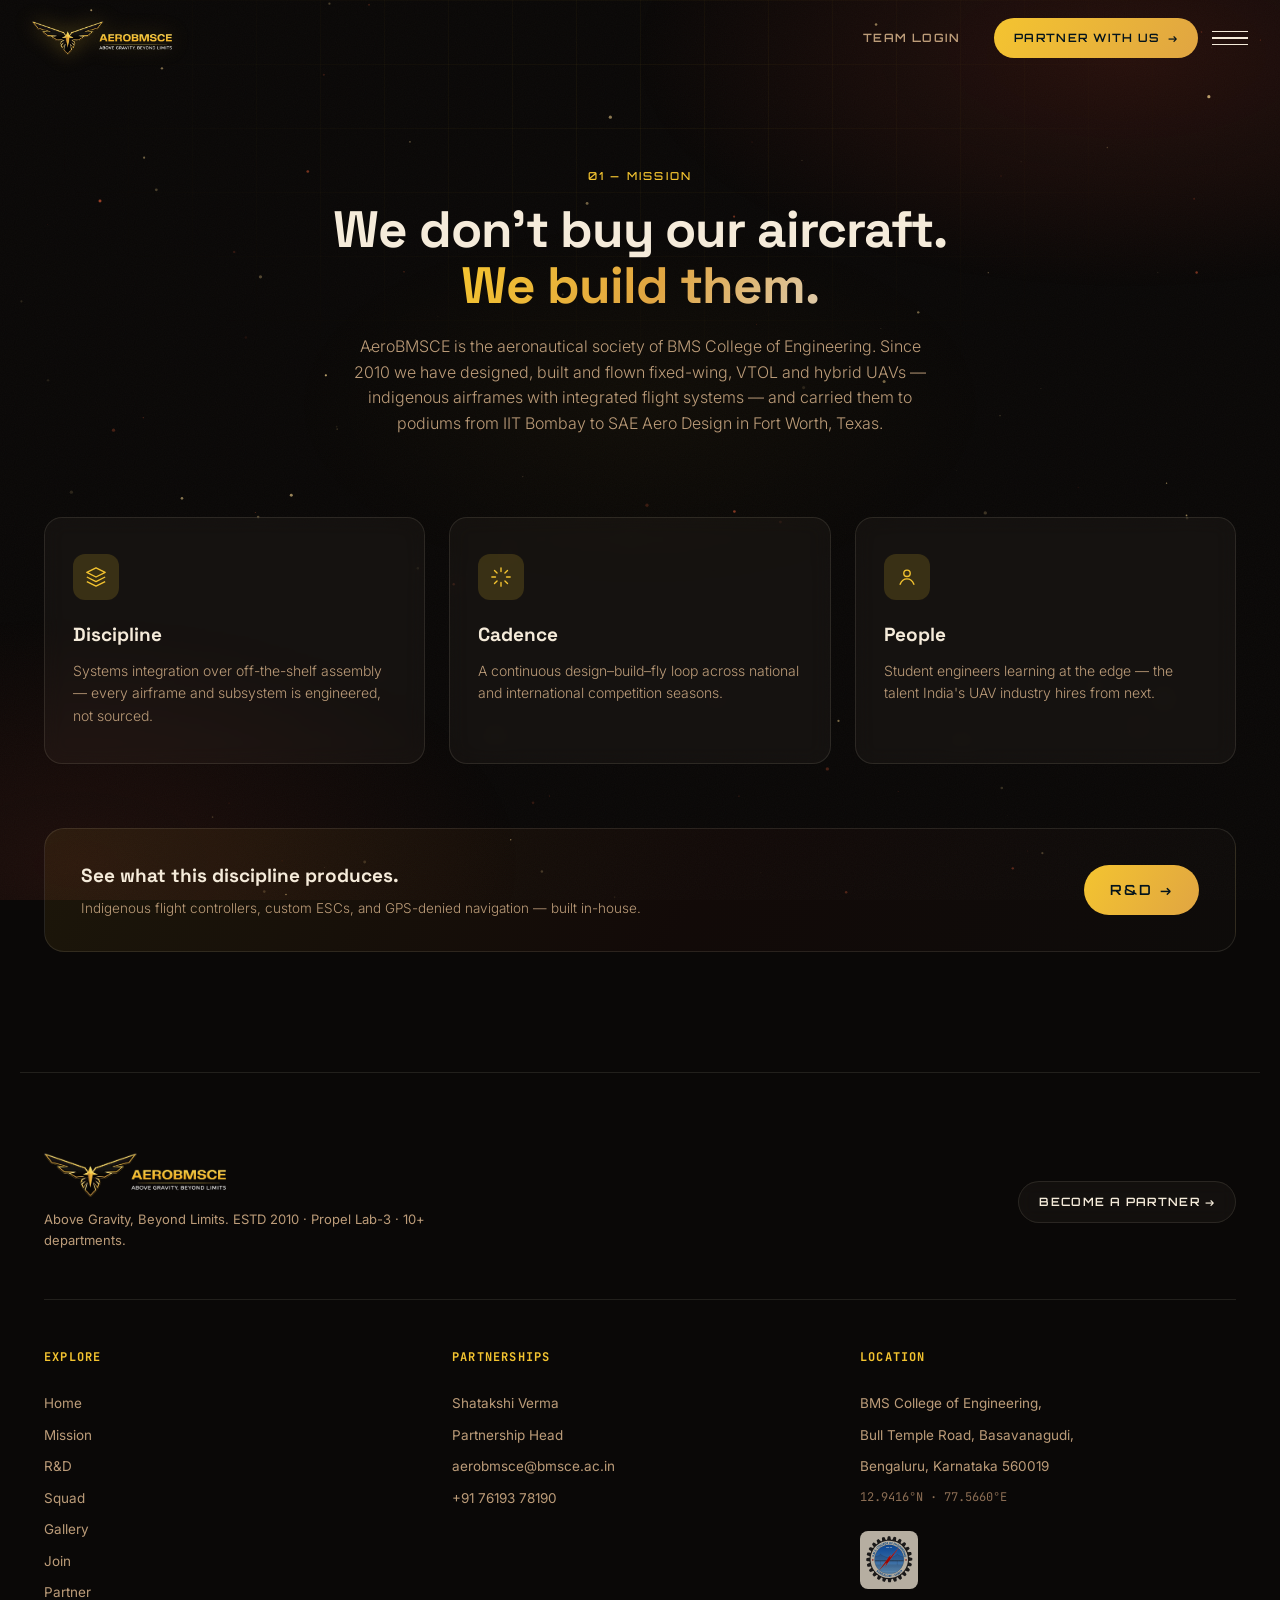
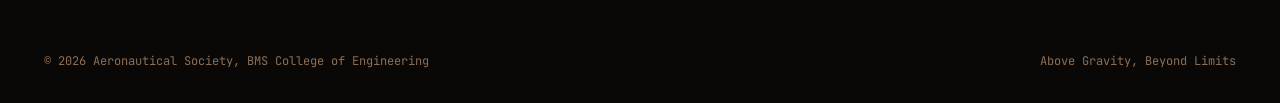
<file: mission.html>
<!DOCTYPE html>
<html lang="en">
<head>
<meta charset="UTF-8">
<meta name="viewport" content="width=device-width, initial-scale=1.0">
<title>Mission — AeroBMSCE</title>
<meta name="description" content="AeroBMSCE's mission: discipline, cadence and people. Indigenous airframes engineered, not sourced.">
<link rel="canonical" href="https://aero-bmsce-new.vercel.app/mission.html">
<meta property="og:type" content="website">
<meta property="og:site_name" content="AeroBMSCE">
<meta property="og:title" content="Mission — AeroBMSCE">
<meta property="og:description" content="AeroBMSCE's mission: discipline, cadence and people. Indigenous airframes engineered, not sourced.">
<meta property="og:url" content="https://aero-bmsce-new.vercel.app/mission.html">
<meta property="og:image" content="https://aero-bmsce-new.vercel.app/assets/media/og-card.jpg">
<meta property="og:image:width" content="1200">
<meta property="og:image:height" content="630">
<meta name="twitter:card" content="summary_large_image">
<meta name="twitter:title" content="Mission — AeroBMSCE">
<meta name="twitter:description" content="AeroBMSCE's mission: discipline, cadence and people. Indigenous airframes engineered, not sourced.">
<meta name="twitter:image" content="https://aero-bmsce-new.vercel.app/assets/media/og-card.jpg">
<meta name="theme-color" content="#0A0807">
<link rel="preconnect" href="https://fonts.googleapis.com">
<link rel="preconnect" href="https://fonts.gstatic.com" crossorigin>
<link href="https://fonts.googleapis.com/css2?family=Space+Grotesk:wght@400;500;600;700&family=Inter:wght@300;400;500;600&family=JetBrains+Mono:wght@400;500&display=swap" rel="stylesheet">
<link rel="icon" type="image/png" sizes="48x48" href="assets/logos/favicon.png">
<link rel="apple-touch-icon" sizes="180x180" href="assets/logos/apple-touch-icon.png">
<link rel="manifest" href="site.webmanifest">
<link rel="preload" href="assets/logos/aerobmsce-wordmark.webp" as="image" fetchpriority="high">
<link rel="preload" href="assets/fonts/Orbitron-var.woff2" as="font" type="font/woff2" crossorigin>
<link rel="stylesheet" href="style.css">
<script src="preloader-boot.js"></script>
</head>
<body>

<!-- ============ PRELOADER ============
     First visit of the session only. Clears itself via CSS even if the
     script never runs, so it can never trap the page. -->
<div class="preloader no-js" role="status" aria-live="polite" aria-label="Loading">
  <div class="pre-frame">
    <picture>
      <!-- the horizontal lockup is 4:1; on a phone that leaves it tiny,
           so narrow screens get the stacked version instead -->
      <source media="(max-width: 560px)" srcset="assets/logos/aerobmsce-lockup-stacked.webp"
              width="508" height="475">
      <img class="pre-mark" src="assets/logos/aerobmsce-wordmark.webp"
           alt="AeroBMSCE" width="900" height="218" fetchpriority="high" decoding="sync">
    </picture>
  </div>
  <div class="pre-bar"><span class="pre-fill"></span></div>
  <p class="pre-status">Initializing <b>systems</b></p>
  <span class="pre-pct">000%</span>
</div>

<a class="skip-link" href="#top">Skip to content</a>
<div class="scroll-progress" id="scrollProgress" aria-hidden="true"></div>

<!-- ambient canvas starfield -->
<canvas id="starfield"></canvas>
<div class="grain"></div>

<!-- ============ NAV ============ -->
<header class="nav" id="nav">
  <div class="nav-inner">
    <a href="index.html" class="brand">
      <img class="brand-logo brand-logo--full" src="assets/logos/aerobmsce-wordmark.webp" alt="AeroBMSCE" width="900" height="218">
      <img class="brand-logo brand-logo--mark" src="assets/logos/aerobmsce-mark.webp" alt="AeroBMSCE" width="512" height="512">
    </a>

    <nav class="nav-links" id="navLinks">
      <a href="mission.html" data-idx="01" class="active" aria-current="page">Mission</a>
      <a href="research.html" data-idx="02">R&amp;D</a>
      <a href="team.html" data-idx="03">Squad</a>
      <a href="gallery.html" data-idx="04">Gallery</a>
      <a href="contact.html" data-idx="05">Partner</a>
    </nav>

    <div class="nav-right">
      <a href="login.html" class="btn btn-ghost hide-mobile">Team Login</a>
      <a href="contact.html" class="btn btn-primary">Partner With Us<span class="btn-arrow">→</span></a>
      <button class="nav-toggle" id="navToggle" aria-label="Open menu" aria-expanded="false" aria-controls="mobileOverlay">
        <span></span><span></span><span></span>
      </button>
    </div>
  </div>
</header>

<!-- mobile overlay -->
<div class="mobile-overlay" id="mobileOverlay" role="dialog" aria-modal="true" aria-label="Site menu">
  <nav>
    <a href="mission.html" class="active" aria-current="page">01 · Mission</a>
    <a href="research.html">02 · R&amp;D</a>
    <a href="team.html">03 · Squad</a>
    <a href="gallery.html">04 · Gallery</a>
    <a href="contact.html">05 · Partner</a>
  </nav>
</div>

<main id="top">

<!-- ============ PAGE HEADER ============ -->
<section class="page-header">
  <div class="page-header-inner reveal">
    <span class="section-tag">01 — Mission</span>
    <h1 class="section-title">We don't buy our aircraft.<br><span class="grad-text">We build them.</span></h1>
    <p class="section-desc">AeroBMSCE is the aeronautical society of BMS College of Engineering. Since 2010 we have designed, built and flown fixed-wing, VTOL and hybrid UAVs — indigenous airframes with integrated flight systems — and carried them to podiums from IIT Bombay to SAE Aero Design in Fort Worth, Texas.</p>
  </div>
</section>

<section class="section section--top-tight" id="mission">
  <div class="pillar-grid">
    <div class="pillar-card reveal">
      <div class="pillar-icon">
        <svg viewBox="0 0 24 24" fill="none"><path d="M12 2L2 7l10 5 10-5-10-5z" stroke="currentColor" stroke-width="1.5" stroke-linejoin="round"/><path d="M2 17l10 5 10-5M2 12l10 5 10-5" stroke="currentColor" stroke-width="1.5" stroke-linejoin="round"/></svg>
      </div>
      <h3>Discipline</h3>
      <p>Systems integration over off-the-shelf assembly — every airframe and subsystem is engineered, not sourced.</p>
    </div>
    <div class="pillar-card reveal">
      <div class="pillar-icon">
        <svg viewBox="0 0 24 24" fill="none"><path d="M12 2v4M12 18v4M4.9 4.9l2.8 2.8M16.3 16.3l2.8 2.8M2 12h4M18 12h4M4.9 19.1l2.8-2.8M16.3 7.7l2.8-2.8" stroke="currentColor" stroke-width="1.5" stroke-linecap="round"/></svg>
      </div>
      <h3>Cadence</h3>
      <p>A continuous design–build–fly loop across national and international competition seasons.</p>
    </div>
    <div class="pillar-card reveal">
      <div class="pillar-icon">
        <svg viewBox="0 0 24 24" fill="none"><circle cx="12" cy="8" r="3.5" stroke="currentColor" stroke-width="1.5"/><path d="M4.5 20c1.5-4 4.2-6 7.5-6s6 2 7.5 6" stroke="currentColor" stroke-width="1.5" stroke-linecap="round"/></svg>
      </div>
      <h3>People</h3>
      <p>Student engineers learning at the edge — the talent India's UAV industry hires from next.</p>
    </div>
  </div>

  <div class="cta-band reveal">
    <div>
      <h3>See what this discipline produces.</h3>
      <p>Indigenous flight controllers, custom ESCs, and GPS-denied navigation — built in-house.</p>
    </div>
    <a href="research.html" class="btn btn-primary btn-lg">R&amp;D <span class="btn-arrow">→</span></a>
  </div>
</section>

</main>

<!-- ============ FOOTER ============ -->
<footer class="footer">
  <div class="footer-top">
    <div class="footer-brand">
      <img class="footer-logo" src="assets/logos/aerobmsce-wordmark.webp" alt="AeroBMSCE" width="900" height="218" loading="lazy">
      <p>Above Gravity, Beyond Limits. ESTD 2010 · Propel Lab-3 · 10+ departments.</p>
    </div>
    <a href="contact.html" class="btn btn-outline">Become a partner →</a>
  </div>

  <div class="footer-grid">
    <div>
      <h4>Explore</h4>
      <a href="index.html">Home</a>
      <a href="mission.html">Mission</a>
      <a href="research.html">R&amp;D</a>
      <a href="team.html">Squad</a>
      <a href="gallery.html">Gallery</a>
      <a href="join.html">Join</a>
      <a href="contact.html">Partner</a>
    </div>
    <div>
      <h4>Partnerships</h4>
      <span>Shatakshi Verma</span>
      <span>Partnership Head</span>
      <a href="mailto:aerobmsce@bmsce.ac.in">aerobmsce@bmsce.ac.in</a>
      <a href="tel:+917619378190">+91 76193 78190</a>
    </div>
    <div>
      <h4>Location</h4>
      <span>BMS College of Engineering,</span>
      <span>Bull Temple Road, Basavanagudi,</span>
      <span>Bengaluru, Karnataka 560019</span>
      <span class="mono">12.9416°N · 77.5660°E</span>
      <img class="footer-inst" src="assets/logos/bmsce.svg" alt="BMS College of Engineering" loading="lazy" width="300" height="300">
    </div>
  </div>

  <div class="footer-bottom">
    <span>© 2026 Aeronautical Society, BMS College of Engineering</span>
    <span>Above Gravity, Beyond Limits</span>
  </div>
</footer>

<script src="script.js"></script>
<script src="preloader.js"></script>
</body>
</html>
</file>
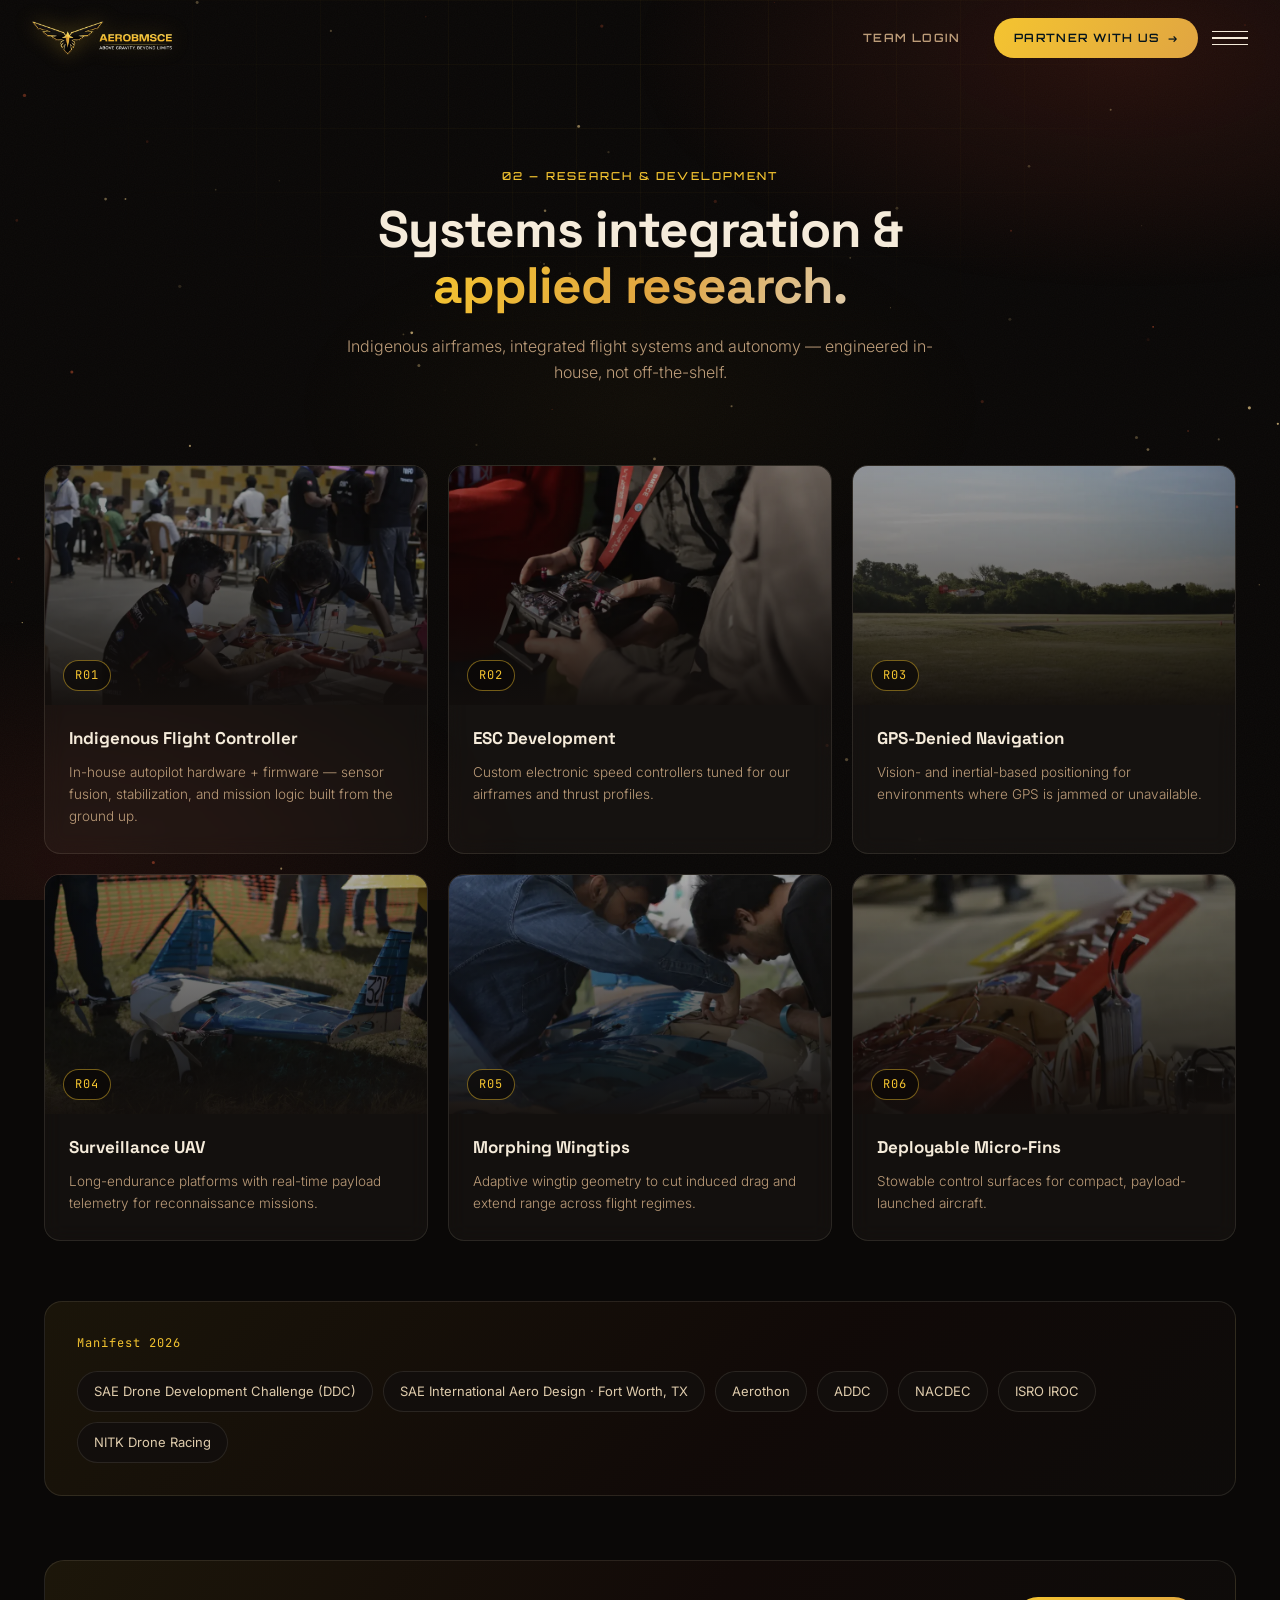
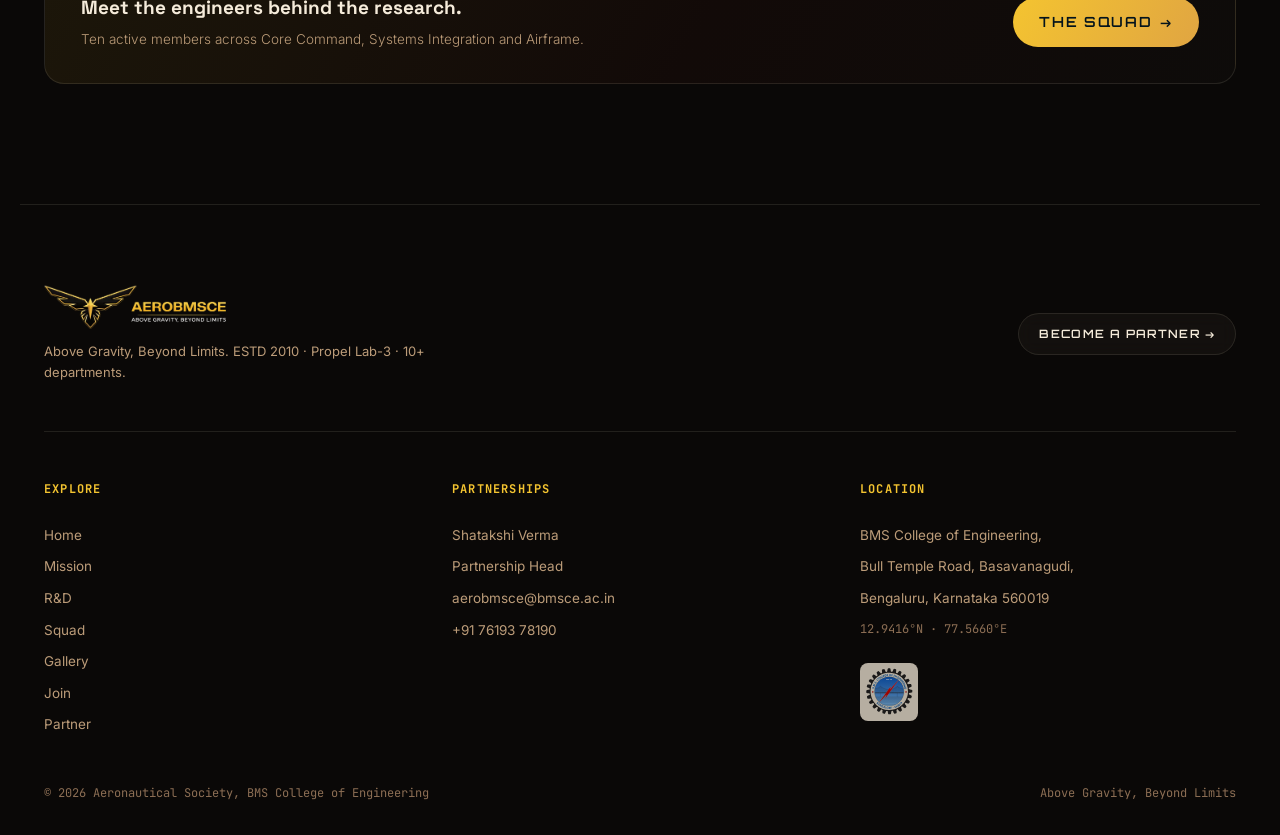
<file: research.html>
<!DOCTYPE html>
<html lang="en">
<head>
<meta charset="UTF-8">
<meta name="viewport" content="width=device-width, initial-scale=1.0">
<title>R&amp;D — AeroBMSCE</title>
<meta name="description" content="AeroBMSCE research and development: indigenous flight controllers, ESCs, GPS-denied navigation, morphing wingtips and the 2026 competition manifest.">
<link rel="canonical" href="https://aero-bmsce-new.vercel.app/research.html">
<meta property="og:type" content="website">
<meta property="og:site_name" content="AeroBMSCE">
<meta property="og:title" content="R&amp;D — AeroBMSCE">
<meta property="og:description" content="AeroBMSCE research and development: indigenous flight controllers, ESCs, GPS-denied navigation, morphing wingtips and the 2026 competition manifest.">
<meta property="og:url" content="https://aero-bmsce-new.vercel.app/research.html">
<meta property="og:image" content="https://aero-bmsce-new.vercel.app/assets/media/og-card.jpg">
<meta property="og:image:width" content="1200">
<meta property="og:image:height" content="630">
<meta name="twitter:card" content="summary_large_image">
<meta name="twitter:title" content="R&amp;D — AeroBMSCE">
<meta name="twitter:description" content="AeroBMSCE research and development: indigenous flight controllers, ESCs, GPS-denied navigation, morphing wingtips and the 2026 competition manifest.">
<meta name="twitter:image" content="https://aero-bmsce-new.vercel.app/assets/media/og-card.jpg">
<meta name="theme-color" content="#0A0807">
<link rel="preconnect" href="https://fonts.googleapis.com">
<link rel="preconnect" href="https://fonts.gstatic.com" crossorigin>
<link href="https://fonts.googleapis.com/css2?family=Space+Grotesk:wght@400;500;600;700&family=Inter:wght@300;400;500;600&family=JetBrains+Mono:wght@400;500&display=swap" rel="stylesheet">
<link rel="icon" type="image/png" sizes="48x48" href="assets/logos/favicon.png">
<link rel="apple-touch-icon" sizes="180x180" href="assets/logos/apple-touch-icon.png">
<link rel="manifest" href="site.webmanifest">
<link rel="preload" href="assets/logos/aerobmsce-wordmark.webp" as="image" fetchpriority="high">
<link rel="preload" href="assets/fonts/Orbitron-var.woff2" as="font" type="font/woff2" crossorigin>
<link rel="stylesheet" href="style.css">
<script src="preloader-boot.js"></script>
</head>
<body>

<!-- ============ PRELOADER ============
     First visit of the session only. Clears itself via CSS even if the
     script never runs, so it can never trap the page. -->
<div class="preloader no-js" role="status" aria-live="polite" aria-label="Loading">
  <div class="pre-frame">
    <picture>
      <!-- the horizontal lockup is 4:1; on a phone that leaves it tiny,
           so narrow screens get the stacked version instead -->
      <source media="(max-width: 560px)" srcset="assets/logos/aerobmsce-lockup-stacked.webp"
              width="508" height="475">
      <img class="pre-mark" src="assets/logos/aerobmsce-wordmark.webp"
           alt="AeroBMSCE" width="900" height="218" fetchpriority="high" decoding="sync">
    </picture>
  </div>
  <div class="pre-bar"><span class="pre-fill"></span></div>
  <p class="pre-status">Initializing <b>systems</b></p>
  <span class="pre-pct">000%</span>
</div>

<a class="skip-link" href="#top">Skip to content</a>
<div class="scroll-progress" id="scrollProgress" aria-hidden="true"></div>

<!-- ambient canvas starfield -->
<canvas id="starfield"></canvas>
<div class="grain"></div>

<!-- ============ NAV ============ -->
<header class="nav" id="nav">
  <div class="nav-inner">
    <a href="index.html" class="brand">
      <img class="brand-logo brand-logo--full" src="assets/logos/aerobmsce-wordmark.webp" alt="AeroBMSCE" width="900" height="218">
      <img class="brand-logo brand-logo--mark" src="assets/logos/aerobmsce-mark.webp" alt="AeroBMSCE" width="512" height="512">
    </a>

    <nav class="nav-links" id="navLinks">
      <a href="mission.html" data-idx="01">Mission</a>
      <a href="research.html" data-idx="02" class="active" aria-current="page">R&amp;D</a>
      <a href="team.html" data-idx="03">Squad</a>
      <a href="gallery.html" data-idx="04">Gallery</a>
      <a href="contact.html" data-idx="05">Partner</a>
    </nav>

    <div class="nav-right">
      <a href="login.html" class="btn btn-ghost hide-mobile">Team Login</a>
      <a href="contact.html" class="btn btn-primary">Partner With Us<span class="btn-arrow">→</span></a>
      <button class="nav-toggle" id="navToggle" aria-label="Open menu" aria-expanded="false" aria-controls="mobileOverlay">
        <span></span><span></span><span></span>
      </button>
    </div>
  </div>
</header>

<!-- mobile overlay -->
<div class="mobile-overlay" id="mobileOverlay" role="dialog" aria-modal="true" aria-label="Site menu">
  <nav>
    <a href="mission.html">01 · Mission</a>
    <a href="research.html" class="active" aria-current="page">02 · R&amp;D</a>
    <a href="team.html">03 · Squad</a>
    <a href="gallery.html">04 · Gallery</a>
    <a href="contact.html">05 · Partner</a>
  </nav>
</div>

<main id="top">

<!-- ============ PAGE HEADER ============ -->
<section class="page-header">
  <div class="page-header-inner reveal">
    <span class="section-tag">02 — Research &amp; Development</span>
    <h1 class="section-title">Systems integration &amp;<br><span class="grad-text">applied research.</span></h1>
    <p class="section-desc">Indigenous airframes, integrated flight systems and autonomy — engineered in-house, not off-the-shelf.</p>
  </div>
</section>

<section class="section section--top-tight" id="rnd">
  <div class="rnd-grid">
    <div class="rnd-card rnd-card--visual reveal">
      <div class="rnd-media">
        <img src="assets/research/r01-flight-controller.webp" alt="Wiring loom and avionics bay during assembly" loading="lazy" width="900" height="562">
        <span class="rnd-id">R01</span>
      </div>
      <h3>Indigenous Flight Controller</h3>
      <p>In-house autopilot hardware + firmware — sensor fusion, stabilization, and mission logic built from the ground up.</p>
    </div>
    <div class="rnd-card rnd-card--visual reveal">
      <div class="rnd-media">
        <img src="assets/research/r02-esc.webp" alt="Radio transmitter controlling the propulsion system in flight" loading="lazy" width="900" height="562">
        <span class="rnd-id">R02</span>
      </div>
      <h3>ESC Development</h3>
      <p>Custom electronic speed controllers tuned for our airframes and thrust profiles.</p>
    </div>
    <div class="rnd-card rnd-card--visual reveal">
      <div class="rnd-media">
        <img src="assets/research/r03-gps-denied.webp" alt="The aircraft airborne over the competition field" loading="lazy" width="900" height="562">
        <span class="rnd-id">R03</span>
      </div>
      <h3>GPS-Denied Navigation</h3>
      <p>Vision- and inertial-based positioning for environments where GPS is jammed or unavailable.</p>
    </div>
    <div class="rnd-card rnd-card--visual reveal">
      <div class="rnd-media">
        <img src="assets/research/r04-surveillance.webp" alt="Payload-carrying aircraft staged at the flight line" loading="lazy" width="900" height="562">
        <span class="rnd-id">R04</span>
      </div>
      <h3>Surveillance UAV</h3>
      <p>Long-endurance platforms with real-time payload telemetry for reconnaissance missions.</p>
    </div>
    <div class="rnd-card rnd-card--visual reveal">
      <div class="rnd-media">
        <img src="assets/research/r05-morphing-wingtips.webp" alt="Wing panel under preparation in the pits" loading="lazy" width="900" height="562">
        <span class="rnd-id">R05</span>
      </div>
      <h3>Morphing Wingtips</h3>
      <p>Adaptive wingtip geometry to cut induced drag and extend range across flight regimes.</p>
    </div>
    <div class="rnd-card rnd-card--visual reveal">
      <div class="rnd-media">
        <img src="assets/research/r06-micro-fins.webp" alt="Airframe detail showing ribs and control linkages" loading="lazy" width="900" height="562">
        <span class="rnd-id">R06</span>
      </div>
      <h3>Deployable Micro-Fins</h3>
      <p>Stowable control surfaces for compact, payload-launched aircraft.</p>
    </div>
  </div>

  <div class="manifest reveal">
    <span class="manifest-label">Manifest 2026</span>
    <div class="manifest-chips">
      <span class="chip">SAE Drone Development Challenge (DDC)</span>
      <span class="chip">SAE International Aero Design · Fort Worth, TX</span>
      <span class="chip">Aerothon</span>
      <span class="chip">ADDC</span>
      <span class="chip">NACDEC</span>
      <span class="chip">ISRO IROC</span>
      <span class="chip">NITK Drone Racing</span>
    </div>
  </div>

  <div class="cta-band reveal">
    <div>
      <h3>Meet the engineers behind the research.</h3>
      <p>Ten active members across Core Command, Systems Integration and Airframe.</p>
    </div>
    <a href="team.html" class="btn btn-primary btn-lg">The Squad <span class="btn-arrow">→</span></a>
  </div>
</section>

</main>

<!-- ============ FOOTER ============ -->
<footer class="footer">
  <div class="footer-top">
    <div class="footer-brand">
      <img class="footer-logo" src="assets/logos/aerobmsce-wordmark.webp" alt="AeroBMSCE" width="900" height="218" loading="lazy">
      <p>Above Gravity, Beyond Limits. ESTD 2010 · Propel Lab-3 · 10+ departments.</p>
    </div>
    <a href="contact.html" class="btn btn-outline">Become a partner →</a>
  </div>

  <div class="footer-grid">
    <div>
      <h4>Explore</h4>
      <a href="index.html">Home</a>
      <a href="mission.html">Mission</a>
      <a href="research.html">R&amp;D</a>
      <a href="team.html">Squad</a>
      <a href="gallery.html">Gallery</a>
      <a href="join.html">Join</a>
      <a href="contact.html">Partner</a>
    </div>
    <div>
      <h4>Partnerships</h4>
      <span>Shatakshi Verma</span>
      <span>Partnership Head</span>
      <a href="mailto:aerobmsce@bmsce.ac.in">aerobmsce@bmsce.ac.in</a>
      <a href="tel:+917619378190">+91 76193 78190</a>
    </div>
    <div>
      <h4>Location</h4>
      <span>BMS College of Engineering,</span>
      <span>Bull Temple Road, Basavanagudi,</span>
      <span>Bengaluru, Karnataka 560019</span>
      <span class="mono">12.9416°N · 77.5660°E</span>
      <img class="footer-inst" src="assets/logos/bmsce.svg" alt="BMS College of Engineering" loading="lazy" width="300" height="300">
    </div>
  </div>

  <div class="footer-bottom">
    <span>© 2026 Aeronautical Society, BMS College of Engineering</span>
    <span>Above Gravity, Beyond Limits</span>
  </div>
</footer>

<script src="script.js"></script>
<script src="preloader.js"></script>
</body>
</html>
</file>
<file: style.css>
/* ===========================================================
   AeroBMSCE — Cosmic redesign
   Colour dynamics: near-black background touched with brick-red
   ember accents, beige elements, gold/yellow cosmetics. Type
   inspired by Skyroot's aerospace aesthetic; content voice kept
   authentic to mission control.
=========================================================== */

/* Orbitron — self-hosted variable face, subset to Latin (12 KB).
   Self-hosted rather than Google-served: it is the one font that must
   land before the preloader paints, and a third-party round trip is the
   wrong thing to gamble that on. */
@font-face{
  font-family:'Orbitron';
  src:url('assets/fonts/Orbitron-var.woff2') format('woff2-variations'),
      url('assets/fonts/Orbitron-var.woff2') format('woff2');
  font-weight:400 900;
  font-style:normal;
  font-display:swap;
}

:root{
  --bg-0: #0A0807;
  --bg-1: #120E0C;
  --bg-2: #1C1512;
  --cyan: #F4C430;
  --cyan-soft: #E0A542;
  --cyan-dim: rgba(244, 196, 48, 0.16);
  --brick: #9A3323;
  --brick-soft: #C4502F;
  --brick-dim: rgba(154, 51, 35, 0.22);
  --white: #F5EBDA;
  --silver: #DECBAC;
  --slate: #BC9C79;
  --slate-dim: #8C6E54;
  --border: rgba(235, 222, 198, 0.11);
  --border-hover: rgba(244, 196, 48, 0.45);
  --border-hover-brick: rgba(196, 80, 47, 0.5);
  --glass: rgba(235, 222, 198, 0.04);
  --glass-hover: rgba(235, 222, 198, 0.08);
  /* Four roles, each with a job:
       display — Orbitron. Instrument-panel voice. UPPERCASE ONLY, short
                 strings only. Its lowercase is weak and its digits are
                 proportional, so it never touches body copy or a ticking
                 number. See the note on .cd-num.
       head    — Space Grotesk. Headlines and sentence-case titles.
       body    — Inter. Anything a person actually reads.
       mono    — JetBrains Mono. Tabular data, specs, telemetry. */
  --font-display: 'Orbitron', 'Space Grotesk', sans-serif;
  --font-head: 'Space Grotesk', 'Inter', sans-serif;
  --font-body: 'Inter', sans-serif;
  --font-mono: 'JetBrains Mono', monospace;
  --max: 1240px;
  --ease: cubic-bezier(0.16, 1, 0.3, 1);
}

*{ margin:0; padding:0; box-sizing:border-box; }

html{ scroll-behavior:smooth; background:var(--bg-0); }

body{
  background:var(--bg-0);
  color:var(--white);
  font-family:var(--font-body);
  font-weight:400;
  line-height:1.6;
  overflow-x:hidden;
  position:relative;
}

::selection{ background:var(--cyan-dim); color:var(--white); }

/* ---------- accessibility ---------- */
.skip-link{
  position:absolute; top:-100px; left:16px; z-index:200;
  background:var(--cyan); color:#1C1512;
  padding:12px 20px; border-radius:0 0 10px 10px;
  font-size:13px; font-weight:600;
  transition:top 0.25s var(--ease);
}
.skip-link:focus{ top:0; }

:focus-visible{
  outline:2px solid var(--cyan);
  outline-offset:3px;
  border-radius:4px;
}
.btn:focus-visible{ outline-offset:4px; }

/* ---------- reading progress ---------- */
.scroll-progress{
  position:fixed; top:0; left:0; z-index:150;
  height:2px; width:0%;
  background:linear-gradient(90deg, var(--brick-soft), var(--cyan));
  box-shadow:0 0 10px rgba(244,196,48,0.5);
  transition:width 0.1s linear;
  pointer-events:none;
}

a{ color:inherit; text-decoration:none; }
ul{ list-style:none; }
button{ font-family:inherit; cursor:pointer; border:none; background:none; color:inherit; }
input, textarea{ font-family:inherit; }

/* ---------- background layers ---------- */
/* ember wash: brick-red touches breathing through the black, site-wide */
body::before{
  content:'';
  position:fixed; inset:0; z-index:0; pointer-events:none;
  background:
    radial-gradient(ellipse 62% 42% at 88% 6%, rgba(154,51,35,0.20), transparent 62%),
    radial-gradient(ellipse 58% 46% at 6% 96%, rgba(154,51,35,0.14), transparent 60%),
    radial-gradient(ellipse 40% 30% at 50% 45%, rgba(244,196,48,0.03), transparent 70%);
}

#starfield{
  position:fixed; inset:0; width:100%; height:100%;
  z-index:0; pointer-events:none;
}

.grain{
  position:fixed; inset:0; z-index:1; pointer-events:none;
  opacity:0.03;
  background-image:url("data:image/svg+xml,%3Csvg xmlns='http://www.w3.org/2000/svg' width='120' height='120'%3E%3Cfilter id='n'%3E%3CfeTurbulence type='fractalNoise' baseFrequency='0.9' numOctaves='2' stitchTiles='stitch'/%3E%3C/filter%3E%3Crect width='100%25' height='100%25' filter='url(%23n)'/%3E%3C/svg%3E");
}

main, header, footer{ position:relative; z-index:2; }

.grad-text{
  background:linear-gradient(120deg, var(--cyan) 0%, var(--cyan-soft) 55%, var(--silver) 100%);
  -webkit-background-clip:text;
  background-clip:text;
  color:transparent;
}

/* ---------- reveal-on-scroll ---------- */
.reveal{
  opacity:0;
  transform:translateY(28px);
  transition:opacity 0.9s var(--ease), transform 0.9s var(--ease);
}
.reveal.in-view{ opacity:1; transform:translateY(0); }

.reveal-word{
  display:inline-block;
  opacity:0;
  transform:translateY(100%) rotate(2deg);
  transition:opacity 0.8s var(--ease), transform 0.8s var(--ease);
}
.reveal-line{ display:block; overflow:hidden; }
.hero-title.in-view .reveal-word{ opacity:1; transform:translateY(0) rotate(0); }

/* ===================== NAV ===================== */
.nav{
  position:fixed; top:0; left:0; right:0; z-index:100;
  padding:18px 32px;
  transition:padding 0.4s var(--ease), background 0.4s var(--ease), border-color 0.4s var(--ease);
  border-bottom:1px solid transparent;
}
.nav.scrolled{
  padding:12px 32px;
  background:rgba(10, 8, 7, 0.72);
  backdrop-filter:blur(16px) saturate(140%);
  -webkit-backdrop-filter:blur(16px) saturate(140%);
  border-bottom:1px solid var(--border);
}
.nav-inner{
  max-width:var(--max); margin:0 auto;
  display:flex; align-items:center; justify-content:space-between;
  gap:24px;
}
.brand{ display:flex; align-items:center; gap:10px; }
.brand-logo{
  height:34px; width:auto; display:block;
  transition:filter 0.3s, transform 0.3s var(--ease);
  filter:drop-shadow(0 0 10px rgba(244,196,48,0.25));
}
.brand:hover .brand-logo{
  filter:drop-shadow(0 0 16px rgba(244,196,48,0.5));
  transform:translateY(-1px);
}
.nav.scrolled .brand-logo{ height:30px; }
.brand-mark{ width:30px; height:30px; display:block; filter:drop-shadow(0 0 8px rgba(244,196,48,0.5)); }
.brand-mark svg{ width:100%; height:100%; }
.brand-text{
  font-family:var(--font-head); font-weight:700; font-size:16px;
  letter-spacing:0.06em; color:var(--white);
}
.brand-thin{ font-weight:400; color:var(--slate); }

/* Pagani-style: the inline nav is retired in favour of a full-screen
   overlay at every breakpoint, so the header stays quiet. */
.nav-links{ display:none; }
.nav-links a{
  font-size:13px; font-weight:500; letter-spacing:0.03em;
  color:var(--slate); position:relative; padding:4px 0;
  transition:color 0.3s;
}
.nav-links a::before{
  content:attr(data-idx); font-family:var(--font-mono); font-size:10px;
  color:var(--cyan); margin-right:6px; opacity:0.7;
}
.nav-links a::after{
  content:''; position:absolute; left:0; bottom:-2px; width:0; height:1px;
  background:var(--cyan); transition:width 0.3s var(--ease);
}
.nav-links a:hover{ color:var(--white); }
.nav-links a:hover::after{ width:100%; }
.nav-links a.active{ color:var(--white); }
.nav-links a.active::after{ width:100%; }
.nav-links a.active::before{ opacity:1; }

.mobile-overlay a.active{ color:var(--cyan); }

.nav-right{ display:flex; align-items:center; gap:14px; }

.btn{
  display:inline-flex; align-items:center; gap:8px;
  font-family:var(--font-display); font-weight:600;
  font-size:11.5px; letter-spacing:0.12em; text-transform:uppercase;
  padding:11px 20px; border-radius:999px;
  transition:all 0.3s var(--ease);
  white-space:nowrap;
}
.btn-ghost{ color:var(--slate); }
.btn-ghost:hover{ color:var(--white); }
.btn-primary{
  background:linear-gradient(120deg, var(--cyan), var(--cyan-soft));
  color:#03131c;
  box-shadow:0 0 0 0 rgba(244,196,48,0.5);
}
.btn-primary:hover{
  box-shadow:0 0 24px 2px rgba(244,196,48,0.45);
  transform:translateY(-1px);
}
.btn-outline{
  border:1px solid var(--border);
  color:var(--white);
  background:var(--glass);
  backdrop-filter:blur(8px);
}
.btn-outline:hover{ border-color:var(--border-hover); background:var(--glass-hover); }
.btn-lg{ padding:14px 26px; font-size:14px; }
.btn-block{ width:100%; justify-content:center; }
.btn-arrow{ transition:transform 0.3s var(--ease); display:inline-block; }
.btn:hover .btn-arrow{ transform:translateX(3px); }

.nav-toggle{
  display:flex; flex-direction:column; justify-content:center; gap:5px;
  width:36px; height:36px; z-index:95; position:relative;
}
.nav-toggle span{
  display:block; width:100%; height:1.5px; background:var(--white);
  transition:all 0.3s var(--ease);
}
.nav-toggle.open span:nth-child(1){ transform:translateY(6.5px) rotate(45deg); }
.nav-toggle.open span:nth-child(2){ opacity:0; }
.nav-toggle.open span:nth-child(3){ transform:translateY(-6.5px) rotate(-45deg); }

.mobile-overlay{
  position:fixed; inset:0; z-index:90;
  background:rgba(8, 6, 5, 0.95);
  backdrop-filter:blur(20px);
  display:flex; align-items:center; justify-content:center;
  opacity:0; pointer-events:none;
  transition:opacity 0.4s var(--ease);
}
.mobile-overlay.open{ opacity:1; pointer-events:all; }
.mobile-overlay nav{
  display:flex; flex-direction:column; gap:2px;
  width:100%; max-width:var(--max); padding:0 32px;
}
.mobile-overlay a{
  position:relative; display:block;
  font-family:var(--font-display); font-weight:700;
  text-transform:uppercase;
  /* smaller ceiling than the Space Grotesk it replaced — Orbitron runs
     roughly 25% wider per character, so the old 4.4rem overflowed */
  font-size:clamp(1.6rem, 4.6vw, 3.3rem); line-height:1.18;
  letter-spacing:0.02em; color:var(--silver);
  padding:6px 0;
  opacity:0; transform:translateY(24px);
  transition:color 0.35s var(--ease), opacity 0.5s var(--ease), transform 0.5s var(--ease);
}
.mobile-overlay.open a{ opacity:1; transform:translateY(0); }
.mobile-overlay.open a:nth-child(1){ transition-delay:0.06s; }
.mobile-overlay.open a:nth-child(2){ transition-delay:0.12s; }
.mobile-overlay.open a:nth-child(3){ transition-delay:0.18s; }
.mobile-overlay.open a:nth-child(4){ transition-delay:0.24s; }
.mobile-overlay.open a:nth-child(5){ transition-delay:0.30s; }
.mobile-overlay a:hover{ color:var(--white); }
.mobile-overlay a::after{
  content:''; position:absolute; left:0; bottom:2px; height:1px; width:0;
  background:var(--cyan); transition:width 0.45s var(--ease);
}
.mobile-overlay a:hover::after{ width:100%; }
.mobile-overlay a.active{ color:var(--cyan); }

.hide-mobile{ display:inline-flex; }
@media (max-width: 720px){ .hide-mobile{ display:none; } }

/* ===================== HERO ===================== */
.hero{
  position:relative;
  min-height:100vh;
  display:flex; flex-direction:column; align-items:center; justify-content:center;
  padding:140px 24px 60px;
  overflow:hidden;
}

.hero-grid{
  position:absolute; inset:0;
  background-image:
    linear-gradient(rgba(244,196,48,0.05) 1px, transparent 1px),
    linear-gradient(90deg, rgba(244,196,48,0.05) 1px, transparent 1px);
  background-size:64px 64px;
  mask-image:radial-gradient(ellipse 60% 50% at 50% 40%, black, transparent 80%);
  -webkit-mask-image:radial-gradient(ellipse 60% 50% at 50% 40%, black, transparent 80%);
}

.hero-glow{
  position:absolute; top:8%; left:72%; translate:-50% 0;
  width:900px; height:900px; max-width:140vw;
  background:
    radial-gradient(circle at 50% 50%, rgba(244,196,48,0.18) 0%, rgba(212,146,44,0.08) 32%, transparent 62%),
    radial-gradient(circle at 62% 68%, rgba(154,51,35,0.16) 0%, transparent 55%);
  filter:blur(20px);
  pointer-events:none;
}

/* ---------- split hero: copy left, rotating model right ---------- */
.hero-split{
  position:relative; z-index:2;
  max-width:var(--max); width:100%; margin:0 auto;
  display:grid; grid-template-columns:1fr 1fr;
  align-items:center; gap:48px;
}

/* ---------- rotating CAD model (real render, image sequence) ---------- */
.hero-model-wrap{
  display:flex; align-items:center; justify-content:center;
  animation:heroFloat 8s ease-in-out infinite;
}
.hero-model-stage{
  position:relative;
  width:100%; max-width:560px;
  display:flex; flex-direction:column; align-items:center; gap:18px;
}
.hero-model-ring{
  position:absolute; top:50%; left:50%; translate:-50% -60%;
  width:min(420px, 84%); aspect-ratio:1; border-radius:50%;
  border:1px solid rgba(244,196,48,0.16);
  background:radial-gradient(circle, rgba(244,196,48,0.10) 0%, rgba(154,51,35,0.07) 45%, transparent 70%);
  pointer-events:none;
}
.hero-model{
  position:relative; width:100%;
  transition:transform 0.3s cubic-bezier(0.16,1,0.3,1);
  filter:drop-shadow(0 30px 55px rgba(12,4,2,0.6)) drop-shadow(0 0 46px rgba(244,196,48,0.2));
  cursor:ew-resize;
}
.hero-model img{ width:100%; height:auto; display:block; }
.hero-model-hint{
  position:relative;
  font-family:var(--font-mono); font-size:10px; letter-spacing:0.12em;
  text-transform:uppercase; color:var(--slate-dim);
  opacity:0; transition:opacity 0.4s var(--ease);
}
.hero-model-stage:hover .hero-model-hint{ opacity:1; }

@keyframes heroFloat{
  0%, 100%{ transform:translateY(0); }
  50%{ transform:translateY(-14px); }
}

@media (prefers-reduced-motion: reduce){
  .hero-model-wrap{ animation:none; }
}

.telemetry-bar{
  display:inline-flex; align-items:center; gap:12px;
  font-family:var(--font-mono); font-size:11px; letter-spacing:0.05em;
  color:var(--slate); margin-bottom:26px;
  padding:8px 18px; border:1px solid var(--border); border-radius:999px;
  background:var(--glass); backdrop-filter:blur(10px);
}
.dot-sep{ color:var(--slate-dim); font-size:6px; }
.pulse-dot{
  display:inline-block; width:6px; height:6px; border-radius:50%;
  background:var(--cyan); margin-right:6px; box-shadow:0 0 8px var(--cyan);
  animation:pulse 2s ease-in-out infinite;
}
@keyframes pulse{ 0%,100%{ opacity:1; } 50%{ opacity:0.35; } }

.hero-content{ text-align:left; z-index:2; }

.eyebrow{
  font-family:var(--font-display); font-weight:500;
  font-size:11px; letter-spacing:0.2em;
  color:var(--cyan); text-transform:uppercase; margin-bottom:20px;
}

.hero-title{
  font-family:var(--font-head); font-weight:700;
  font-size:clamp(2.4rem, 5.4vw, 4.6rem); line-height:1.02;
  letter-spacing:-0.02em; margin-bottom:24px;
}

.hero-sub{
  font-size:clamp(0.98rem, 1.2vw, 1.1rem); color:var(--slate);
  max-width:520px; margin:0 0 36px; font-weight:300;
}

.hero-ctas{ display:flex; gap:16px; justify-content:flex-start; flex-wrap:wrap; }

/* ---------- hero sponsor strip ----------
   Replaces the old three-step design/build/fly panel. Deliberately
   quieter than the sponsor band further down: no card, smaller logos,
   slower scroll — it is a signal above the fold, not the credits. */
.hero-marquee{
  max-width:var(--max); width:100%; margin-top:64px;
  display:flex; flex-direction:column; align-items:center; gap:14px;
}
.hero-marquee-label{
  font-family:var(--font-display); font-weight:500;
  font-size:10px; letter-spacing:0.26em; text-transform:uppercase;
  color:var(--slate-dim);
}
.marquee--hero{
  /* wider fade than the main band so the logos dissolve into the hero
     rather than stopping at a hard edge */
  mask-image:linear-gradient(90deg, transparent, black 14%, black 86%, transparent);
  -webkit-mask-image:linear-gradient(90deg, transparent, black 14%, black 86%, transparent);
}
.marquee--hero .marquee-track{ animation-duration:58s; }
.marquee--hero .marquee-item{ padding:0 32px; height:60px; }
.marquee--hero .marquee-item img{ max-height:34px; max-width:118px; opacity:0.5; }
.marquee--hero .marquee-item:hover img{ opacity:0.92; }

/* ===================== STATS / COUNTDOWN ===================== */
.stats-band{
  max-width:var(--max); margin:0 auto; padding:80px 24px;
}

.countdown-strip{
  display:flex; flex-direction:column; align-items:center; gap:18px;
  padding:36px 24px; margin-bottom:56px;
  border:1px solid var(--border); border-radius:20px;
  background:var(--glass); backdrop-filter:blur(10px);
  text-align:center;
}
.countdown-label{
  font-family:var(--font-mono); font-size:11px; letter-spacing:0.15em;
  color:var(--slate);
}
.countdown{ display:flex; align-items:baseline; gap:10px; }
.cd-block{ display:flex; flex-direction:column; align-items:center; gap:4px; min-width:56px; }
/* Deliberately NOT Orbitron. Its digits are proportional — "1" is 391
   units against ~830 for the rest — so a ticking clock would visibly
   re-centre every time a 1 enters or leaves. Space Grotesk has real
   tabular figures, which is what a clock needs. */
.cd-num{
  font-family:var(--font-head); font-weight:700; font-size:clamp(1.8rem,5vw,3rem);
  color:var(--white); font-variant-numeric:tabular-nums;
}
.cd-unit{ font-family:var(--font-mono); font-size:10px; color:var(--slate-dim); letter-spacing:0.1em; }
.cd-colon{ font-size:clamp(1.4rem,4vw,2.2rem); color:var(--cyan); font-weight:300; align-self:flex-start; }

.stats-grid{
  display:grid; grid-template-columns:repeat(4, 1fr); gap:1px;
  background:var(--border); border:1px solid var(--border); border-radius:16px; overflow:hidden;
}
.stat-card{
  background:var(--bg-1); padding:32px 24px;
  display:flex; flex-direction:column; gap:6px;
  transition:background 0.3s;
}
.stat-card:hover{ background:var(--bg-2); }
.stat-idx{ font-family:var(--font-mono); font-size:11px; color:var(--slate-dim); }
.stat-num, .stat-num-text{
  font-family:var(--font-display); font-weight:700; letter-spacing:0.01em;
  font-size:clamp(2rem,4vw,2.8rem);
  background:linear-gradient(120deg, var(--white), var(--cyan-soft));
  -webkit-background-clip:text; background-clip:text; color:transparent;
}
.stat-label{ font-size:13px; color:var(--slate); }

/* ===================== PAGE HEADER (subpages) ===================== */
.page-header{
  position:relative;
  padding:168px 24px 64px;
  overflow:hidden;
  text-align:center;
}
.page-header::before{
  content:'';
  position:absolute; inset:0;
  background-image:
    linear-gradient(rgba(244,196,48,0.05) 1px, transparent 1px),
    linear-gradient(90deg, rgba(244,196,48,0.05) 1px, transparent 1px);
  background-size:64px 64px;
  mask-image:radial-gradient(ellipse 60% 80% at 50% 20%, black, transparent 80%);
  -webkit-mask-image:radial-gradient(ellipse 60% 80% at 50% 20%, black, transparent 80%);
}
.page-header-inner{ position:relative; max-width:720px; margin:0 auto; }
.page-header .section-desc{ margin:0 auto; }

/* ===================== SECTION SHARED ===================== */
.section{
  max-width:var(--max); margin:0 auto;
  padding:120px 24px;
}
.section--top-tight{ padding-top:16px; }
.section-head{ max-width:720px; margin-bottom:64px; }
.section-tag{
  font-family:var(--font-display); font-weight:500;
  font-size:11px; letter-spacing:0.2em;
  color:var(--cyan); text-transform:uppercase; display:block; margin-bottom:16px;
}
.section-title{
  font-family:var(--font-head); font-weight:700;
  font-size:clamp(2rem, 4.5vw, 3.2rem); line-height:1.1; letter-spacing:-0.02em;
  margin-bottom:20px;
}
.section-desc{ color:var(--slate); font-size:16px; max-width:600px; font-weight:300; }

/* ---------- pillars ---------- */
.pillar-grid{ display:grid; grid-template-columns:repeat(3, 1fr); gap:24px; }
.pillar-card{
  padding:36px 28px; border-radius:18px;
  border:1px solid var(--border); background:var(--glass);
  backdrop-filter:blur(10px);
  transition:transform 0.4s var(--ease), border-color 0.4s, background 0.4s, box-shadow 0.4s;
}
.pillar-card:hover{
  transform:translateY(-6px);
  border-color:var(--border-hover);
  background:var(--glass-hover);
  box-shadow:0 20px 60px -20px rgba(244,196,48,0.25);
}
.pillar-icon{
  width:46px; height:46px; border-radius:12px;
  display:flex; align-items:center; justify-content:center;
  background:var(--cyan-dim); color:var(--cyan); margin-bottom:20px;
}
.pillar-icon svg{ width:22px; height:22px; }
.pillar-card h3{ font-family:var(--font-head); font-size:19px; margin-bottom:10px; }
.pillar-card p{ color:var(--slate); font-size:14px; font-weight:300; }

/* ---------- timeline ---------- */
.timeline{ position:relative; padding-left:4px; }
.timeline-line{
  position:absolute; left:120px; top:6px; bottom:6px; width:1px;
  background:linear-gradient(var(--border), var(--border));
}
.timeline-row{
  display:grid; grid-template-columns:100px 24px 1fr; gap:0 24px;
  align-items:start; margin-bottom:8px; position:relative;
}
.timeline-year{
  font-family:var(--font-head); font-weight:700; font-size:20px;
  color:var(--white); padding-top:20px;
}
.timeline-node{
  width:11px; height:11px; border-radius:50%;
  background:var(--bg-0); border:2px solid var(--brick-soft);
  margin-top:25px; justify-self:center;
  box-shadow:0 0 0 4px var(--bg-0), 0 0 12px rgba(196,80,47,0.55);
}
.timeline-card{
  padding:20px 24px; margin-bottom:20px;
  border:1px solid var(--border); border-radius:14px;
  background:var(--glass); backdrop-filter:blur(10px);
  transition:border-color 0.3s, background 0.3s;
}
.timeline-card:hover{ border-color:var(--border-hover); background:var(--glass-hover); }
.timeline-card li{
  font-size:14.5px; color:var(--silver); padding:6px 0;
  border-bottom:1px dashed var(--border);
}
.timeline-card li:last-child{ border-bottom:none; }
.timeline-card strong{ color:var(--white); font-weight:600; }
.tag{
  font-family:var(--font-mono); font-size:11px; color:var(--cyan);
  background:var(--cyan-dim); padding:2px 8px; border-radius:999px; margin-left:6px;
}

/* ---------- R&D grid ---------- */
.rnd-grid{ display:grid; grid-template-columns:repeat(3, 1fr); gap:20px; margin-bottom:60px; }
.rnd-card{
  position:relative; padding:28px 24px; border-radius:16px;
  border:1px solid var(--border); background:var(--glass); backdrop-filter:blur(10px);
  overflow:hidden;
  transition:transform 0.4s var(--ease), border-color 0.4s, box-shadow 0.4s;
}
.rnd-card::before{
  content:''; position:absolute; top:-40%; right:-40%; width:80%; height:80%;
  background:radial-gradient(circle, rgba(244,196,48,0.12), transparent 70%);
  opacity:0; transition:opacity 0.4s;
}
.rnd-card:hover{
  transform:translateY(-4px) scale(1.01);
  border-color:var(--border-hover);
  box-shadow:0 20px 50px -20px rgba(244,196,48,0.3);
}
.rnd-card:hover::before{ opacity:1; }
.rnd-id{
  font-family:var(--font-mono); font-size:12px; color:var(--cyan);
  display:block; margin-bottom:14px; letter-spacing:0.08em;
}
.rnd-card h3{ font-family:var(--font-head); font-size:17px; margin-bottom:10px; position:relative; }
.rnd-card p{ color:var(--slate); font-size:13.5px; font-weight:300; position:relative; }

.manifest{
  padding:32px; border-radius:18px; border:1px solid var(--border);
  background:linear-gradient(135deg, rgba(244,196,48,0.07), rgba(154,51,35,0.05) 60%, rgba(235,222,198,0.02));
}
.manifest-label{
  font-family:var(--font-mono); font-size:12px; color:var(--cyan);
  letter-spacing:0.08em; display:block; margin-bottom:18px;
}
.manifest-chips{ display:flex; flex-wrap:wrap; gap:10px; }
.chip{
  font-size:13px; padding:9px 16px; border-radius:999px;
  border:1px solid var(--border); color:var(--silver);
  background:var(--bg-1); transition:border-color 0.3s, color 0.3s;
}
.chip:hover{ border-color:var(--border-hover); color:var(--white); }

/* ---------- team ---------- */
.team-block{ margin-bottom:48px; }
.team-block-head{ display:flex; align-items:baseline; gap:14px; margin-bottom:22px; }
.team-block-idx{ font-family:var(--font-mono); color:var(--cyan); font-size:13px; }
.team-block-head h3{ font-family:var(--font-head); font-size:20px; }
.team-count{ font-size:12px; color:var(--slate-dim); font-family:var(--font-mono); }
.team-grid{ display:grid; grid-template-columns:repeat(auto-fill, minmax(180px, 1fr)); gap:16px; }
.team-card{
  display:flex; flex-direction:column; align-items:flex-start; gap:12px;
  padding:22px; border-radius:14px;
  border:1px solid var(--border); background:var(--glass); backdrop-filter:blur(10px);
  transition:transform 0.3s var(--ease), border-color 0.3s, box-shadow 0.3s;
}
.team-card:hover{
  transform:translateY(-4px);
  border-color:var(--border-hover);
  box-shadow:0 16px 40px -20px rgba(244,196,48,0.3);
}
.avatar{
  width:44px; height:44px; border-radius:50%;
  display:flex; align-items:center; justify-content:center;
  font-family:var(--font-head); font-weight:600; font-size:14px;
  background:linear-gradient(135deg, rgba(244,196,48,0.25), rgba(212,146,44,0.1));
  border:1px solid var(--border-hover); color:var(--cyan);
}
.t-name{ font-weight:600; font-size:14.5px; color:var(--white); }
.t-role{ font-size:12.5px; color:var(--slate); }

/* lead card — gold-lit, sits first in Core Command */
.team-card--lead{
  border-color:var(--border-hover);
  background:linear-gradient(140deg, rgba(244,196,48,0.10), rgba(154,51,35,0.06) 60%, transparent);
}
.team-card--lead .avatar{
  background:linear-gradient(135deg, var(--cyan), var(--cyan-soft));
  color:#1C1512; border-color:transparent;
  box-shadow:0 0 18px rgba(244,196,48,0.35);
}
.team-card--lead .t-role{ color:var(--cyan); font-weight:500; }

/* ---------- explore / gallery ---------- */
.explore-grid{ display:grid; grid-template-columns:repeat(3, 1fr); gap:24px; }
.explore-card{
  display:flex; flex-direction:column; gap:6px;
  border:1px solid var(--border); border-radius:18px; overflow:hidden;
  background:var(--glass); backdrop-filter:blur(10px);
  transition:transform 0.4s var(--ease), border-color 0.4s, box-shadow 0.4s;
}
.explore-card:hover{
  transform:translateY(-6px);
  border-color:var(--border-hover);
  box-shadow:0 24px 60px -20px rgba(244,196,48,0.3);
}
.explore-visual{
  height:160px; position:relative; overflow:hidden;
  background:linear-gradient(160deg, var(--bg-2), var(--bg-1));
}
.explore-visual::after{
  content:''; position:absolute; inset:0;
  background-image:linear-gradient(rgba(244,196,48,0.08) 1px, transparent 1px), linear-gradient(90deg, rgba(244,196,48,0.08) 1px, transparent 1px);
  background-size:24px 24px;
}
.explore-visual::before{
  content:''; position:absolute; width:140px; height:140px; border-radius:50%;
  filter:blur(30px); opacity:0.5;
}
.explore-visual--media::before{ background:var(--cyan); top:-40px; left:-20px; }
.explore-visual--join::before{ background:var(--cyan-soft); bottom:-50px; right:-20px; }
.explore-visual--partner::before{ background:var(--brick-soft); top:-30px; right:10px; }
.explore-card h3{ font-family:var(--font-head); font-size:18px; padding:20px 22px 0; }
.explore-card p{ font-size:13.5px; color:var(--slate); padding:0 22px; font-weight:300; }
.explore-link{
  display:flex; align-items:center; gap:6px; font-size:13px; color:var(--cyan);
  padding:16px 22px 22px; margin-top:auto; font-weight:500;
}
.explore-grid--six{ grid-template-columns:repeat(3, 1fr); }

/* ---------- "see the full page" link under a home preview ---------- */
.section-more{ margin-top:40px; }

/* ---------- division pills (home squad preview) ---------- */
.division-strip{ display:flex; flex-wrap:wrap; gap:12px; margin-top:8px; }
.division-pill{
  display:inline-flex; align-items:center; gap:10px;
  padding:12px 18px; border-radius:999px;
  border:1px solid var(--border); background:var(--glass);
  backdrop-filter:blur(10px);
  font-size:14px; color:var(--silver);
  transition:border-color 0.3s, color 0.3s, transform 0.3s var(--ease);
}
.division-pill:hover{
  border-color:var(--border-hover); color:var(--white); transform:translateY(-2px);
}
.division-idx{ font-family:var(--font-mono); font-size:11px; color:var(--cyan); }
.division-count{
  font-family:var(--font-mono); font-size:11px; color:var(--slate-dim);
  border-left:1px solid var(--border); padding-left:10px;
}

/* ---------- fleet / competition team cards ---------- */
/* All four teams sit on one line. At 1240px that is a 293px column, so
   the padding and mark height below are tuned for that width rather than
   the roomier three-up they replace. */
.fleet-grid{ display:grid; grid-template-columns:repeat(4, 1fr); gap:18px; }
.fleet-card{
  display:flex; flex-direction:column; gap:9px;
  padding:24px 20px 22px; border-radius:18px;
  border:1px solid var(--border); background:var(--glass);
  backdrop-filter:blur(10px);
  transition:transform 0.34s var(--ease),
             border-color 0.34s var(--ease),
             box-shadow 0.34s var(--ease);
}
.fleet-card:hover{
  transform:translateY(-5px);
  border-color:var(--border-hover);
  box-shadow:0 22px 55px -22px rgba(244,196,48,0.28);
}
.fleet-mark{
  height:88px; margin-bottom:6px;
  display:flex; align-items:center; justify-content:flex-start;
}
.fleet-mark img{
  max-height:100%; max-width:100%; width:auto; object-fit:contain;
  filter:drop-shadow(0 6px 18px rgba(0,0,0,0.5));
}
.fleet-mark--empty{
  align-items:center; justify-content:center;
  width:80px; height:80px; border-radius:50%;
  border:1px solid var(--border-hover);
  background:linear-gradient(135deg, rgba(244,196,48,0.2), rgba(154,51,35,0.12));
  margin-bottom:22px;
}
.fleet-mark--empty span{
  font-family:var(--font-display); font-weight:700; font-size:21px; color:var(--cyan);
}
.fleet-card h3{ font-family:var(--font-head); font-size:17.5px; line-height:1.25; }
.fleet-card p{ font-size:13px; line-height:1.55; color:var(--slate); font-weight:300; }
.fleet-meta{
  font-family:var(--font-mono); font-size:10.5px; color:var(--slate-dim);
  letter-spacing:0.06em; text-transform:uppercase;
  margin-top:auto; padding-top:10px;
}

/* ---------- sponsors ---------- */
.sponsors{ margin-top:110px; }

.sponsor-band{
  padding:100px 0;
  border-top:1px solid var(--border);
  border-bottom:1px solid var(--border);
  background:linear-gradient(180deg, transparent, rgba(154,51,35,0.05), transparent);
}
.sponsor-band-head{
  max-width:var(--max); margin:0 auto 44px; padding:0 24px; text-align:center;
}
.sponsor-band-foot{
  max-width:var(--max); margin:44px auto 0; padding:0 24px; text-align:center;
}

/* infinite left-to-right logo marquee */
.marquee{
  position:relative; overflow:hidden; width:100%;
  mask-image:linear-gradient(90deg, transparent, black 9%, black 91%, transparent);
  -webkit-mask-image:linear-gradient(90deg, transparent, black 9%, black 91%, transparent);
}
.marquee-track{
  display:flex; width:max-content;
  animation:marqueeRight 42s linear infinite;
  /* promote to its own layer — a transform animation on the compositor
     never blocks on the main thread, so the strip keeps moving smoothly
     while scroll handlers and the reveal observer are doing work */
  will-change:transform;
  backface-visibility:hidden;
}
.marquee:hover .marquee-track{ animation-play-state:paused; }
.marquee-set{ display:flex; align-items:center; flex:0 0 auto; }
.marquee-item{
  display:flex; align-items:center; justify-content:center;
  padding:0 46px; height:96px;
}
.marquee-item img{
  max-height:52px; max-width:170px; width:auto; object-fit:contain;
  opacity:0.66;
  transition:opacity 0.35s var(--ease), transform 0.35s var(--ease);
}
.marquee-item:hover img{ opacity:1; transform:scale(1.06); }

/* track holds two identical sets, so -50% is exactly one set */
@keyframes marqueeRight{
  from{ transform:translateX(-50%); }
  to{ transform:translateX(0); }
}
@media (prefers-reduced-motion: reduce){
  .marquee-track{ animation:none; transform:translateX(-50%); }
}

/* ---------- cross-page CTA band ---------- */
.cta-band{
  display:flex; align-items:center; justify-content:space-between; flex-wrap:wrap; gap:24px;
  margin-top:64px; padding:32px 36px; border-radius:20px;
  border:1px solid var(--border);
  background:linear-gradient(120deg, rgba(244,196,48,0.08), rgba(154,51,35,0.06) 55%, rgba(235,222,198,0.02));
}
.cta-band h3{ font-family:var(--font-head); font-size:19px; margin-bottom:6px; }
.cta-band p{ font-size:13.5px; color:var(--slate); font-weight:300; }

/* ---------- breadcrumb ---------- */
.breadcrumb{
  display:flex; align-items:center; gap:8px; margin-bottom:36px;
  font-family:var(--font-mono); font-size:11px; letter-spacing:0.06em;
  text-transform:uppercase;
}
.breadcrumb a{ color:var(--slate); transition:color 0.3s; }
.breadcrumb a:hover{ color:var(--cyan); }
.breadcrumb span{ color:var(--slate-dim); }
.breadcrumb .current{ color:var(--white); }

/* ===================== AIRFRAME EXPLORER ===================== */
.explorer{
  position:relative;
  padding:120px 24px;
  border-top:1px solid var(--border);
  border-bottom:1px solid var(--border);
  background:
    radial-gradient(ellipse 70% 50% at 30% 0%, rgba(154,51,35,0.10), transparent 60%),
    radial-gradient(ellipse 50% 40% at 80% 100%, rgba(244,196,48,0.06), transparent 60%);
}
.explorer-head{ max-width:var(--max); margin:0 auto 56px; }
.explorer-body{
  max-width:var(--max); margin:0 auto;
  display:grid; grid-template-columns:1.35fr 1fr; gap:56px; align-items:center;
}

/* stage */
.explorer-stage{ position:relative; }
.explorer-viewer{
  position:relative;
  border:1px solid var(--border); border-radius:20px;
  background:
    radial-gradient(ellipse 60% 50% at 50% 55%, rgba(244,196,48,0.09), transparent 70%),
    linear-gradient(160deg, var(--bg-2), var(--bg-1));
  padding:36px 28px;
  cursor:grab; overflow:hidden;
  touch-action:pan-y;
}
.explorer-viewer:active{ cursor:grabbing; }
.explorer-viewer::before{
  content:''; position:absolute; inset:0;
  background-image:
    linear-gradient(rgba(244,196,48,0.045) 1px, transparent 1px),
    linear-gradient(90deg, rgba(244,196,48,0.045) 1px, transparent 1px);
  background-size:40px 40px;
  mask-image:radial-gradient(ellipse 70% 70% at 50% 50%, black, transparent 78%);
  -webkit-mask-image:radial-gradient(ellipse 70% 70% at 50% 50%, black, transparent 78%);
  pointer-events:none;
}
.explorer-viewer img{
  position:relative; width:100%; height:auto; display:block;
  filter:drop-shadow(0 26px 46px rgba(10,4,2,0.6));
  pointer-events:none; user-select:none;
}

/* controls */
.explorer-controls{
  display:flex; align-items:center; gap:14px; margin-top:22px;
}
.explorer-btn{
  flex:0 0 auto;
  width:42px; height:42px; border-radius:50%;
  display:flex; align-items:center; justify-content:center;
  border:1px solid var(--border); background:var(--glass);
  backdrop-filter:blur(10px);
  color:var(--white); font-size:18px; line-height:1;
  transition:border-color 0.3s, background 0.3s, color 0.3s;
}
.explorer-btn:hover{ border-color:var(--border-hover); background:var(--glass-hover); color:var(--cyan); }
.explorer-btn--play{ font-size:11px; letter-spacing:1px; margin-left:auto; }

.explorer-scrub{ flex:1; display:flex; align-items:center; gap:14px; }
.explorer-scrub input[type="range"]{
  flex:1; appearance:none; -webkit-appearance:none;
  height:2px; border-radius:2px; background:var(--border); cursor:pointer;
}
.explorer-scrub input[type="range"]::-webkit-slider-thumb{
  -webkit-appearance:none; width:14px; height:14px; border-radius:50%;
  background:var(--cyan); box-shadow:0 0 12px rgba(244,196,48,0.6); cursor:grab;
}
.explorer-scrub input[type="range"]::-moz-range-thumb{
  width:14px; height:14px; border:none; border-radius:50%;
  background:var(--cyan); box-shadow:0 0 12px rgba(244,196,48,0.6); cursor:grab;
}
.explorer-readout{
  font-family:var(--font-mono); font-size:12px; color:var(--slate);
  min-width:46px; text-align:right; font-variant-numeric:tabular-nums;
}

/* subsystem list */
.explorer-panel{ display:flex; flex-direction:column; gap:28px; }
.subsystem-list{
  display:flex; flex-direction:column;
  border-top:1px solid var(--border);
}
.subsystem{
  display:flex; align-items:center; gap:16px;
  width:100%; text-align:left;
  padding:18px 4px; border-bottom:1px solid var(--border);
  color:var(--slate);
  transition:color 0.3s, padding-left 0.35s var(--ease);
}
.subsystem:hover{ color:var(--white); padding-left:12px; }
.subsystem.is-active{ color:var(--white); padding-left:12px; }
.subsystem-id{
  font-family:var(--font-mono); font-size:11px; color:var(--slate-dim);
  letter-spacing:0.08em; transition:color 0.3s;
}
.subsystem.is-active .subsystem-id{ color:var(--cyan); }
.subsystem-name{
  flex:1; font-family:var(--font-head); font-size:17px; font-weight:600;
}
.subsystem-arrow{
  font-size:15px; opacity:0; transform:translateX(-6px);
  transition:opacity 0.3s, transform 0.3s var(--ease); color:var(--cyan);
}
.subsystem:hover .subsystem-arrow,
.subsystem.is-active .subsystem-arrow{ opacity:1; transform:translateX(0); }

/* detail card */
.subsystem-detail{
  padding:26px; border-radius:16px;
  border:1px solid var(--border); background:var(--glass);
  backdrop-filter:blur(10px);
}
.detail-id{
  font-family:var(--font-mono); font-size:11px; color:var(--cyan);
  letter-spacing:0.1em; display:block; margin-bottom:10px;
}
.detail-title{ font-family:var(--font-head); font-size:21px; margin-bottom:8px; }
.detail-spec{
  font-family:var(--font-mono); font-size:12px; color:var(--silver);
  letter-spacing:0.03em; margin-bottom:14px;
}
.detail-body{ font-size:14px; color:var(--slate); font-weight:300; margin-bottom:20px; }
.subsystem-detail.is-swapping{ opacity:0.35; transition:opacity 0.15s; }

@media (max-width: 980px){
  .explorer-body{ grid-template-columns:1fr; gap:40px; }
  .explorer{ padding:90px 18px; }
}

/* ---------- lightbox ---------- */
.media-tile{ cursor:zoom-in; }
.lightbox{
  position:fixed; inset:0; z-index:200;
  display:flex; align-items:center; justify-content:center;
  padding:40px 24px;
  background:rgba(6,4,3,0.94);
  backdrop-filter:blur(14px);
  opacity:0; visibility:hidden;
  transition:opacity 0.3s var(--ease), visibility 0.3s;
}
.lightbox.open{ opacity:1; visibility:visible; }
.lightbox img{
  max-width:100%; max-height:78vh; width:auto; height:auto;
  border-radius:12px; display:block;
  box-shadow:0 30px 90px rgba(0,0,0,0.7);
}
.lightbox-figure{
  display:flex; flex-direction:column; align-items:center; gap:16px;
  max-width:1100px;
}
.lightbox-caption{
  display:flex; align-items:center; gap:12px; flex-wrap:wrap; justify-content:center;
  font-size:14px; color:var(--silver); text-align:center;
}
.lightbox-caption .lb-id{
  font-family:var(--font-mono); font-size:11px; color:var(--cyan); letter-spacing:0.08em;
}
.lightbox-caption .lb-meta{ font-size:12.5px; color:var(--slate); }
.lightbox-close,
.lightbox-nav{
  position:absolute; z-index:2;
  width:46px; height:46px; border-radius:50%;
  display:flex; align-items:center; justify-content:center;
  border:1px solid var(--border); background:var(--glass);
  backdrop-filter:blur(10px);
  color:var(--white); font-size:20px; line-height:1;
  transition:border-color 0.3s, background 0.3s, transform 0.3s var(--ease);
}
.lightbox-close:hover,
.lightbox-nav:hover{ border-color:var(--border-hover); background:var(--glass-hover); }
.lightbox-close{ top:24px; right:24px; }
.lightbox-prev{ left:24px; top:50%; transform:translateY(-50%); }
.lightbox-next{ right:24px; top:50%; transform:translateY(-50%); }
.lightbox-prev:hover{ transform:translateY(-50%) translateX(-2px); }
.lightbox-next:hover{ transform:translateY(-50%) translateX(2px); }
.lightbox-count{
  position:absolute; bottom:24px; left:50%; transform:translateX(-50%);
  font-family:var(--font-mono); font-size:11px; color:var(--slate-dim);
  letter-spacing:0.1em;
}
@media (max-width: 600px){
  .lightbox{ padding:20px 12px; }
  .lightbox-prev{ left:8px; }
  .lightbox-next{ right:8px; }
  .lightbox-close{ top:12px; right:12px; }
}

/* ---------- album heading ---------- */
.album-head{
  display:flex; align-items:flex-end; justify-content:space-between;
  flex-wrap:wrap; gap:14px;
  margin:72px 0 28px; padding-bottom:18px;
  border-bottom:1px solid var(--border);
}
.album-head:first-of-type{ margin-top:0; }
.album-tag{
  font-family:var(--font-mono); font-size:11px; letter-spacing:0.1em;
  color:var(--cyan); text-transform:uppercase; display:block; margin-bottom:8px;
}
.album-title{
  font-family:var(--font-head); font-weight:700; font-size:clamp(1.5rem, 3vw, 2.1rem);
  letter-spacing:-0.01em; line-height:1.1;
}
.album-meta{
  font-family:var(--font-mono); font-size:12px; color:var(--slate);
  letter-spacing:0.04em;
}

/* ---------- media grid ---------- */
/* ---------- media mosaic ----------
   CSS columns rather than a grid. Seventeen photos in mixed portrait and
   landscape leave ragged gaps in a fixed-row grid; columns pack them with
   no holes and no JavaScript measuring pass. Reading order runs down each
   column, which is what the numbering follows. */
.media-grid{
  columns:3;
  column-gap:18px;
}
.media-tile{
  margin:0 0 18px;
  break-inside:avoid;
  -webkit-column-break-inside:avoid;
  position:relative;
  border-radius:10px; overflow:hidden;
  /* the photograph is the card now — no frame, no glass panel */
  background:linear-gradient(160deg, var(--bg-2), var(--bg-1));
  transition:transform 0.45s var(--ease), box-shadow 0.45s var(--ease);
}
.media-tile:hover{
  transform:translateY(-3px);
  box-shadow:0 26px 60px -26px rgba(0,0,0,0.85);
}
.media-tile img{
  width:100%; height:auto; display:block;
  transition:transform 0.7s var(--ease);
}
.media-tile:hover img{ transform:scale(1.035); }

/* caption sits on the photograph, over a scrim that only darkens the
   bottom third — a flat overlay would grey out the image */
.media-tile figcaption{
  position:absolute; left:0; right:0; bottom:0;
  display:flex; align-items:flex-end; justify-content:space-between; gap:14px;
  padding:34px 14px 12px;
  background:linear-gradient(to top,
    rgba(6,4,3,0.88) 0%, rgba(6,4,3,0.55) 45%, transparent 100%);
  pointer-events:none;
}
.media-cap-label{
  font-family:var(--font-mono); font-size:10.5px; letter-spacing:0.14em;
  text-transform:uppercase; color:var(--cyan);
  line-height:1.35;
  /* the scrim carries it over a dark photo, but a bright sky or a white
     pit tent sits right under some of these captions — the shadow is
     doing real work, not decoration */
  text-shadow:0 1px 4px rgba(0,0,0,0.85);
}
.media-cap-id{
  font-family:var(--font-mono); font-size:10.5px; letter-spacing:0.1em;
  color:rgba(244,196,48,0.55); flex:0 0 auto;
  text-shadow:0 1px 4px rgba(0,0,0,0.85);
  transition:color 0.35s var(--ease);
}
.media-tile:hover .media-cap-id{ color:var(--cyan); }

.media-note{
  margin-top:32px; padding:24px 28px; border-radius:16px;
  border:1px dashed var(--border);
  background:rgba(154,51,35,0.06);
}
.media-note-tag{
  font-family:var(--font-mono); font-size:11px; color:var(--cyan);
  letter-spacing:0.1em; text-transform:uppercase; display:block; margin-bottom:10px;
}
.media-note p{ font-size:13.5px; color:var(--slate); font-weight:300; }
.media-note code{
  font-family:var(--font-mono); font-size:12.5px; color:var(--silver);
  background:rgba(235,222,198,0.07); padding:2px 6px; border-radius:4px;
}

/* ---------- process steps ---------- */
.process-grid{ display:grid; grid-template-columns:repeat(4, 1fr); gap:20px; }
.process-step{
  padding:26px 22px; border-radius:16px;
  border:1px solid var(--border); background:var(--glass);
  backdrop-filter:blur(10px);
  transition:transform 0.4s var(--ease), border-color 0.4s;
}
.process-step:hover{ transform:translateY(-4px); border-color:var(--border-hover); }
.process-num{
  font-family:var(--font-display); font-weight:800; font-size:25px;
  color:transparent; -webkit-text-stroke:1px var(--cyan);
  display:block; margin-bottom:14px;
}
.process-step h3{ font-family:var(--font-head); font-size:17px; margin-bottom:8px; }
.process-step p{ font-size:13.5px; color:var(--slate); font-weight:300; }

/* ---------- role tags ---------- */
.role-tags{ display:flex; flex-wrap:wrap; gap:6px; margin-top:16px; }
.chip--sm{ font-size:11.5px; padding:5px 11px; }

/* ---------- join form layout ---------- */
.join-form-wrap{
  display:grid; grid-template-columns:1fr 1fr; gap:60px;
  align-items:start; margin-top:96px;
}

/* ---------- contact ---------- */
.section-contact{ padding-bottom:100px; }
.contact-wrap{
  display:grid; grid-template-columns:1fr 1fr; gap:60px;
  align-items:start;
}
.contact-info{ margin-top:36px; display:flex; flex-direction:column; gap:28px; }
.contact-row{ display:flex; flex-direction:column; gap:6px; }
.contact-label{
  font-family:var(--font-mono); font-size:11px; color:var(--cyan);
  letter-spacing:0.1em; text-transform:uppercase; margin-bottom:4px;
}
.contact-value{ font-size:14.5px; color:var(--silver); }
.contact-value.link{ color:var(--white); transition:color 0.3s; }
.contact-value.link:hover{ color:var(--cyan); }
.contact-value.mono{ font-family:var(--font-mono); font-size:13px; color:var(--slate); }

.contact-form{
  padding:36px; border-radius:20px;
  border:1px solid var(--border); background:var(--glass); backdrop-filter:blur(14px);
  display:flex; flex-direction:column; gap:18px;
  position:relative;
}
.form-field{ display:flex; flex-direction:column; gap:8px; }
.form-field label{ font-size:12px; color:var(--slate); letter-spacing:0.03em; }
.form-field input, .form-field textarea, .form-field select{
  padding:12px 14px; border-radius:10px;
  border:1px solid var(--border); background:rgba(255,255,255,0.02);
  color:var(--white); font-size:14px; resize:vertical;
  transition:border-color 0.3s, background 0.3s;
}
.form-field select{
  appearance:none; -webkit-appearance:none; cursor:pointer;
  background-image:url("data:image/svg+xml,%3Csvg xmlns='http://www.w3.org/2000/svg' viewBox='0 0 12 8' fill='none'%3E%3Cpath d='M1 1.5 6 6.5 11 1.5' stroke='%23BC9C79' stroke-width='1.5' stroke-linecap='round'/%3E%3C/svg%3E");
  background-repeat:no-repeat; background-position:right 14px center; background-size:11px;
  padding-right:36px;
}
.form-field select option{ background:var(--bg-1); color:var(--white); }
.form-field input:focus, .form-field textarea:focus, .form-field select:focus{
  outline:none; border-color:var(--border-hover); background:rgba(244,196,48,0.03);
}
.form-field input::placeholder, .form-field textarea::placeholder{ color:var(--slate-dim); }
.form-row{ display:grid; grid-template-columns:1fr 1fr; gap:14px; }

.form-status{
  display:none; text-align:center; font-size:13px; color:var(--slate); margin-top:4px;
}
.form-status.show{ display:block; }
.form-status.is-ok{ color:var(--cyan); }
.form-status.is-error{ color:var(--brick-soft); }
button[type="submit"]:disabled{ opacity:0.6; cursor:progress; }

/* ===================== FOOTER ===================== */
.footer{
  max-width:var(--max); margin:0 auto; padding:80px 24px 32px;
  border-top:1px solid var(--border);
}
.footer-top{
  display:flex; align-items:center; justify-content:space-between; flex-wrap:wrap; gap:24px;
  padding-bottom:48px; margin-bottom:48px; border-bottom:1px solid var(--border);
}
.footer-brand{ display:flex; flex-direction:column; align-items:flex-start; gap:12px; }
.footer-logo{ height:44px; width:auto; display:block; }
.footer-brand p{ font-size:13px; color:var(--slate); max-width:420px; }
.footer-grid{
  display:grid; grid-template-columns:repeat(3, 1fr); gap:32px; margin-bottom:48px;
}
.footer-grid h4{
  font-family:var(--font-mono); font-size:12px; color:var(--cyan);
  letter-spacing:0.1em; text-transform:uppercase; margin-bottom:16px;
}
.footer-grid > div{ display:flex; flex-direction:column; gap:10px; }
.footer-grid a, .footer-grid span{ font-size:13.5px; color:var(--slate); transition:color 0.3s; }
.footer-grid a:hover{ color:var(--white); }
.footer-grid .mono{ font-family:var(--font-mono); font-size:12px; color:var(--slate-dim); }
.footer-inst{
  width:58px; height:auto; margin-top:14px;
  border-radius:8px; background:rgba(245,235,218,0.92); padding:5px;
  opacity:0.8; transition:opacity 0.3s;
}
.footer-inst:hover{ opacity:1; }
.footer-bottom{
  display:flex; justify-content:space-between; flex-wrap:wrap; gap:12px;
  font-size:12px; color:var(--slate-dim); font-family:var(--font-mono);
}

/* ===================== RESPONSIVE ===================== */
@media (max-width: 980px){
  .media-grid{ columns:2; }
  .nav-links{ display:none; }
  .nav-toggle{ display:flex; }
  .hide-mobile{ display:none; }
  .hero-split{ grid-template-columns:1fr; gap:20px; text-align:center; }
  .hero-content{ text-align:center; }
  .hero-content .hero-sub{ margin-left:auto; margin-right:auto; }
  .hero-ctas{ justify-content:center; }
  .hero-model-wrap{ order:-1; }
  .hero-model-stage{ max-width:440px; }
  .hero-model-hint{ display:none; }
  .hero-glow{ left:50%; }
  .pillar-grid{ grid-template-columns:1fr; }
  .rnd-grid{ grid-template-columns:repeat(2, 1fr); }
  .stats-grid{ grid-template-columns:repeat(2, 1fr); }
  .team-grid{ grid-template-columns:repeat(2, 1fr); }
  .explore-grid{ grid-template-columns:1fr; }
  .explore-grid--six{ grid-template-columns:repeat(2, 1fr); }
  .contact-wrap{ grid-template-columns:1fr; gap:40px; }
  .timeline-line{ left:10px; }
  .timeline-row{ grid-template-columns:20px 1fr; }
  .timeline-year{ grid-column:1 / -1; padding-top:0; }
  .timeline-node{ margin-top:8px; }
  .cta-band{ padding:26px; }
  .process-grid{ grid-template-columns:repeat(2, 1fr); }
  .fleet-grid{ grid-template-columns:repeat(2, 1fr); }
  .marquee-item{ padding:0 34px; }
  .marquee--hero .marquee-item{ padding:0 22px; height:52px; }
  .hero-marquee{ margin-top:44px; }
  .brand-logo{ height:28px; }
  .join-form-wrap{ grid-template-columns:1fr; gap:40px; margin-top:64px; }
}

@media (max-width: 600px){
  .media-grid{ columns:1; }
  .fleet-grid{ grid-template-columns:1fr; }
  .nav{ padding:14px 18px; }
  .section{ padding:80px 18px; }
  .stats-band{ padding:60px 18px; }
  .rnd-grid{ grid-template-columns:1fr; }
  .team-grid{ grid-template-columns:1fr; }
  .explore-grid--six{ grid-template-columns:1fr; }
  .countdown{ gap:6px; }
  .cd-block{ min-width:44px; }
  .footer-grid{ grid-template-columns:1fr; gap:28px; }
  .footer-top{ flex-direction:column; align-items:flex-start; }
  .page-header{ padding:140px 18px 48px; }
  .cta-band{ flex-direction:column; align-items:flex-start; }
  .media-tile--wide{ grid-column:span 1; }
  .process-grid{ grid-template-columns:1fr; }
  .form-row{ grid-template-columns:1fr; }
  .marquee-item{ padding:0 26px; height:80px; }
  .marquee-item img{ max-height:40px; max-width:130px; }
  .sponsor-band{ padding:70px 0; }
  .brand-logo{ height:26px; }
  .sponsors{ margin-top:72px; }
  .hero{ padding:120px 18px 50px; }
  .hero-model-stage{ max-width:330px; }
  .telemetry-bar{ font-size:10px; gap:8px; padding:7px 14px; }
}

@media (prefers-reduced-motion: reduce){
  /* the marquee is decorative; frozen it still reads as a logo row */
  .marquee-track{ animation:none !important; }
  *{ animation:none !important; transition:none !important; }
}

/* ===========================================================
   TEAM LOGIN
   Split shell: brand statement left, authentication right,
   altimeter rail pinned to the far edge.
=========================================================== */
.auth-body{ overflow:hidden; }
.auth-shell{
  position:relative; z-index:2;
  display:grid; grid-template-columns:1fr 1fr;
  min-height:100vh; min-height:100dvh;
}

/* ---------- left: brand panel ---------- */
.auth-brand-panel{
  position:relative;
  display:flex; flex-direction:column; justify-content:space-between;
  padding:44px 56px;
  border-right:1px solid var(--border);
  background:
    radial-gradient(ellipse 90% 70% at 10% 0%, rgba(154,51,35,0.28), transparent 62%),
    radial-gradient(ellipse 60% 50% at 90% 100%, rgba(154,51,35,0.10), transparent 60%),
    var(--bg-0);
  overflow:hidden;
}
.auth-panel-grid{
  position:absolute; inset:0;
  background-image:
    linear-gradient(rgba(235,222,198,0.05) 1px, transparent 1px),
    linear-gradient(90deg, rgba(235,222,198,0.05) 1px, transparent 1px);
  background-size:78px 78px;
  mask-image:linear-gradient(180deg, black, transparent 78%);
  -webkit-mask-image:linear-gradient(180deg, black, transparent 78%);
}
.auth-panel-top{
  position:relative; display:flex; align-items:center; gap:28px;
}
.auth-brand-link img{ height:32px; width:auto; display:block; }
.auth-panel-tag{
  font-family:var(--font-mono); font-size:10.5px; letter-spacing:0.18em;
  text-transform:uppercase; color:var(--slate);
}
.auth-panel-body{ position:relative; max-width:560px; }
.auth-eyebrow{
  display:block; margin-bottom:18px;
  font-family:var(--font-mono); font-size:11px; letter-spacing:0.24em;
  text-transform:uppercase; color:var(--cyan);
}
.auth-statement{
  font-family:var(--font-head); font-weight:700;
  font-size:clamp(2.4rem, 4.4vw, 4.2rem); line-height:1.04;
  letter-spacing:-0.025em; color:var(--white); margin-bottom:24px;
}
.auth-panel-copy{
  font-size:15.5px; line-height:1.7; font-weight:300;
  color:var(--slate); max-width:420px;
}
.auth-panel-foot{ position:relative; }
.auth-panel-foot .mono{
  font-family:var(--font-mono); font-size:11px; letter-spacing:0.1em;
  color:var(--slate-dim);
}

/* ---------- right: form panel ---------- */
.auth-form-panel{
  display:flex; align-items:center; justify-content:center;
  padding:44px 56px; background:#050403;
}
.auth-card{ width:100%; max-width:420px; }
.auth-card-brand{ display:none; }
.auth-title{
  font-family:var(--font-head); font-weight:700;
  font-size:clamp(2.1rem, 3.4vw, 3rem); line-height:1.05;
  letter-spacing:-0.02em; color:var(--white); margin-bottom:10px;
}
.auth-sub{ font-size:14.5px; color:var(--slate); margin-bottom:34px; font-weight:300; }

.auth-field{ display:flex; flex-direction:column; gap:9px; margin-bottom:20px; }
.auth-field label{
  font-family:var(--font-mono); font-size:10.5px; letter-spacing:0.16em;
  text-transform:uppercase; color:var(--silver);
}
.auth-field input{
  width:100%; padding:15px 16px; border-radius:10px;
  border:1px solid var(--border); background:rgba(235,222,198,0.035);
  color:var(--white); font-size:14.5px;
  transition:border-color 0.3s, background 0.3s, box-shadow 0.3s;
}
.auth-field input::placeholder{ color:var(--slate-dim); }
.auth-field input:focus{
  outline:none; border-color:var(--border-hover);
  background:rgba(244,196,48,0.04);
  box-shadow:0 0 0 3px rgba(244,196,48,0.10);
}
.auth-input-wrap{ position:relative; }
.auth-input-wrap input{ padding-right:70px; }
.auth-reveal{
  position:absolute; top:50%; right:12px; transform:translateY(-50%);
  font-family:var(--font-mono); font-size:10.5px; letter-spacing:0.1em;
  text-transform:uppercase; color:var(--slate);
  padding:6px 8px; border-radius:6px; transition:color 0.3s, background 0.3s;
}
.auth-reveal:hover{ color:var(--cyan); background:rgba(244,196,48,0.08); }

.auth-row{
  display:flex; align-items:center; justify-content:space-between;
  gap:16px; margin:22px 0 26px;
}
.auth-check{
  display:flex; align-items:center; gap:9px;
  font-size:13px; color:var(--slate); cursor:pointer;
}
.auth-check input{
  width:15px; height:15px; accent-color:var(--cyan); cursor:pointer;
}
.auth-link{
  font-size:13px; color:var(--slate); transition:color 0.3s;
  border-bottom:1px solid transparent;
}
.auth-link:hover{ color:var(--cyan); border-bottom-color:var(--border-hover); }

.auth-submit{ letter-spacing:0.1em; text-transform:uppercase; font-size:13px; }
.auth-submit:disabled{ opacity:0.65; cursor:progress; }

.auth-status{
  display:none; margin-top:16px; text-align:center;
  font-size:13px; color:var(--slate);
}
.auth-status.show{ display:block; }
.auth-status.is-ok{ color:var(--cyan); }
.auth-status.is-warn{ color:var(--cyan-soft); }
.auth-status.is-error{ color:var(--brick-soft); }

.auth-notice{
  margin-top:30px; padding:16px 18px; border-radius:10px;
  border:1px solid var(--border); background:rgba(235,222,198,0.03);
}
.auth-notice .mono{
  font-family:var(--font-mono); font-size:11.5px; line-height:1.7;
  color:var(--slate); letter-spacing:0.02em;
}
.auth-back{
  display:inline-block; margin-top:26px;
  font-size:12.5px; color:var(--slate-dim); transition:color 0.3s;
}
.auth-back:hover{ color:var(--silver); }

/* ---------- altimeter rail ---------- */
.auth-rail{
  position:absolute; top:0; right:0; bottom:0; width:78px;
  display:flex; flex-direction:column; align-items:center; justify-content:center;
  gap:20px; padding:40px 0; pointer-events:none;
}
.rail-label,
.rail-caption{
  font-family:var(--font-mono); font-size:10px; letter-spacing:0.2em;
  color:var(--slate-dim); text-transform:uppercase;
}
.rail-track{
  position:relative; width:2px; flex:0 0 46vh; max-height:420px;
  border-radius:2px; background:rgba(235,222,198,0.12);
  display:flex; align-items:flex-end; overflow:hidden;
}
.rail-fill{
  width:100%; height:0%;
  background:linear-gradient(180deg, var(--cyan), var(--brick-soft));
  box-shadow:0 0 12px rgba(244,196,48,0.5);
  transition:height 0.5s var(--ease);
}
.rail-readout{ display:flex; flex-direction:column; align-items:center; gap:2px; }
.rail-value{
  font-family:var(--font-mono); font-weight:500; font-size:13px; color:var(--cyan);
  font-variant-numeric:tabular-nums;
}
.rail-unit{ font-family:var(--font-mono); font-size:11px; color:var(--cyan); }

/* ---------- responsive ---------- */
@media (max-width: 980px){
  .auth-body{ overflow:auto; }
  .auth-shell{ grid-template-columns:1fr; }
  .auth-brand-panel{ display:none; }
  .auth-form-panel{ min-height:100vh; min-height:100dvh; padding:40px 24px; }
  .auth-card-brand{
    display:block; margin-bottom:30px;
  }
  .auth-card-brand img{ height:30px; width:auto; }
  .auth-rail{ display:none; }
}
@media (max-width: 600px){
  .auth-form-panel{ padding:32px 20px; }
  .auth-row{ flex-direction:column; align-items:flex-start; gap:12px; }
}

/* ===========================================================
   GALLERY — images only
   No page header, no album titles, no CTA. Captions ride over
   the image on hover so at rest it reads as a pure wall.
=========================================================== */
.gallery-only{ padding-top:120px; }

.gallery-only .media-grid{ column-gap:14px; }
.gallery-only .media-tile{ margin-bottom:14px; }

.gallery-only .media-tile{
  position:relative;
  border-radius:14px;
  overflow:hidden;
}
.gallery-only .media-tile img{
  transition:transform 0.7s var(--ease), filter 0.5s var(--ease);
}
.gallery-only .media-tile:hover img{
  transform:scale(1.035);
  filter:brightness(0.82);
}

/* Captions stay on. They used to fade in on hover, which meant a
   touch device saw an unlabelled wall and a mouse user had to hunt for
   the identification. The scrim is dark enough to carry them at rest. */

@media (max-width: 980px){
  .gallery-only{ padding-top:100px; }
}
@media (max-width: 600px){
  .gallery-only{ padding-top:90px; }
}

/* ===========================================================
   PARTNERSHIP PROSPECTUS
=========================================================== */
.prospectus{ margin-top:110px; }

/* credibility strip */
.cred-strip{
  display:grid; grid-template-columns:repeat(5, 1fr); gap:1px;
  background:var(--border); border:1px solid var(--border);
  border-radius:16px; overflow:hidden; margin-bottom:96px;
}
.cred-item{
  background:var(--bg-1); padding:26px 20px;
  display:flex; flex-direction:column; gap:6px; align-items:flex-start;
  transition:background 0.3s;
}
.cred-item:hover{ background:var(--bg-2); }
.cred-num{
  font-family:var(--font-head); font-weight:700;
  font-size:clamp(1.6rem, 2.6vw, 2.2rem);
  background:linear-gradient(120deg, var(--white), var(--cyan-soft));
  -webkit-background-clip:text; background-clip:text; color:transparent;
}
.cred-label{ font-size:12.5px; color:var(--slate); }

/* collaboration tiers */
.tier-grid{ display:grid; grid-template-columns:repeat(2, 1fr); gap:22px; }
.tier-card{
  display:flex; flex-direction:column;
  padding:32px 30px; border-radius:18px;
  border:1px solid var(--border); background:var(--glass);
  backdrop-filter:blur(10px);
  transition:transform 0.4s var(--ease), border-color 0.4s, box-shadow 0.4s;
}
.tier-card:hover{
  transform:translateY(-5px);
  border-color:var(--border-hover);
  box-shadow:0 24px 60px -24px rgba(244,196,48,0.28);
}
.tier-card--platinum{
  border-color:var(--border-hover);
  background:linear-gradient(150deg, rgba(244,196,48,0.10), rgba(154,51,35,0.06) 55%, rgba(235,222,198,0.02));
}
.tier-head{
  padding-bottom:18px; margin-bottom:20px;
  border-bottom:1px solid var(--border);
}
.tier-rank{
  display:block; font-family:var(--font-head); font-weight:700;
  font-size:22px; letter-spacing:-0.01em; color:var(--white); margin-bottom:6px;
}
.tier-card--platinum .tier-rank{ color:var(--cyan); }
.tier-sub{
  font-family:var(--font-mono); font-size:11px; letter-spacing:0.1em;
  text-transform:uppercase; color:var(--slate);
}
.tier-list{ display:flex; flex-direction:column; gap:11px; }
.tier-list li{
  position:relative; padding-left:20px;
  font-size:13.8px; line-height:1.55; color:var(--silver); font-weight:300;
}
.tier-list li::before{
  content:''; position:absolute; left:0; top:8px;
  width:6px; height:6px; border-radius:50%;
  background:var(--cyan); opacity:0.75;
}

/* partner outcomes */
.outcome-grid{ display:grid; grid-template-columns:repeat(3, 1fr); gap:20px; }
.outcome{
  display:flex; flex-direction:column; gap:12px;
  padding:26px 24px; border-radius:14px;
  border:1px solid var(--border); background:var(--glass);
  transition:border-color 0.35s, transform 0.35s var(--ease);
}
.outcome:hover{ border-color:var(--border-hover); transform:translateY(-3px); }
.outcome-id{
  font-family:var(--font-mono); font-size:11px; color:var(--cyan); letter-spacing:0.1em;
}
.outcome p{ font-size:14px; line-height:1.6; color:var(--silver); font-weight:300; }


@media (max-width: 980px){
  .cred-strip{ grid-template-columns:repeat(3, 1fr); }
  .tier-grid{ grid-template-columns:1fr; }
  .outcome-grid{ grid-template-columns:repeat(2, 1fr); }
  .prospectus{ margin-top:80px; }
}
@media (max-width: 600px){
  .cred-strip{ grid-template-columns:repeat(2, 1fr); }
  .outcome-grid{ grid-template-columns:1fr; }
}

/* ===========================================================
   ALUMNI NETWORK
=========================================================== */
.network-band{
  display:grid; grid-template-columns:1fr 1.1fr; gap:48px; align-items:center;
  padding:40px 42px; border-radius:20px;
  border:1px solid var(--border);
  background:linear-gradient(125deg, rgba(244,196,48,0.08), rgba(154,51,35,0.06) 55%, rgba(235,222,198,0.02));
}
.network-stats{ display:flex; flex-direction:column; gap:24px; }
.net-stat{ display:flex; flex-direction:column; gap:4px; }
.net-num{
  font-family:var(--font-head); font-weight:700; font-size:clamp(1.9rem,3vw,2.6rem);
  background:linear-gradient(120deg, var(--white), var(--cyan-soft));
  -webkit-background-clip:text; background-clip:text; color:transparent;
}
.net-label{ font-size:13px; color:var(--slate); }
.network-cta h3{ font-family:var(--font-head); font-size:21px; margin-bottom:10px; }
.network-cta p{ font-size:14px; color:var(--slate); font-weight:300; margin-bottom:22px; max-width:420px; }

/* alumni cards — used once real profiles are added */
.alum-grid{ display:grid; grid-template-columns:repeat(auto-fill, minmax(170px, 1fr)); gap:18px; margin-bottom:44px; }
.alum-card{
  display:flex; flex-direction:column; gap:8px;
  padding:18px; border-radius:16px;
  border:1px solid var(--border); background:var(--glass);
  transition:transform 0.35s var(--ease), border-color 0.35s, box-shadow 0.35s;
}
.alum-card:hover{
  transform:translateY(-4px); border-color:var(--border-hover);
  box-shadow:0 18px 44px -22px rgba(244,196,48,0.3);
}
.alum-photo{
  display:block; width:100%; aspect-ratio:1; border-radius:12px;
  overflow:hidden; background:linear-gradient(140deg, var(--bg-2), var(--bg-1));
  margin-bottom:4px;
}
.alum-photo img{ width:100%; height:100%; object-fit:cover; display:block; }
.alum-name{ font-weight:600; font-size:14.5px; color:var(--white); }
.alum-role{ font-size:12.5px; color:var(--slate); }
.alum-era{ font-family:var(--font-mono); font-size:10.5px; color:var(--slate-dim); letter-spacing:0.06em; }

/* ===========================================================
   MODAL
=========================================================== */
.modal{
  position:fixed; inset:0; z-index:200;
  display:flex; align-items:center; justify-content:center;
  padding:32px 20px;
  background:rgba(6,4,3,0.9); backdrop-filter:blur(12px);
  opacity:0; transition:opacity 0.3s var(--ease);
  overflow-y:auto;
}
.modal.open{ opacity:1; }
.modal[hidden]{ display:none; }
.modal-panel{
  position:relative; width:100%; max-width:600px;
  padding:40px; border-radius:20px;
  border:1px solid var(--border); background:var(--bg-1);
  transform:translateY(16px) scale(0.98);
  transition:transform 0.35s var(--ease);
  margin:auto;
}
.modal.open .modal-panel{ transform:translateY(0) scale(1); }
.modal-close{
  position:absolute; top:18px; right:18px;
  width:38px; height:38px; border-radius:50%;
  display:flex; align-items:center; justify-content:center;
  border:1px solid var(--border); background:var(--glass);
  color:var(--white); font-size:20px; line-height:1;
  transition:border-color 0.3s, background 0.3s, color 0.3s;
}
.modal-close:hover{ border-color:var(--border-hover); color:var(--cyan); }
.modal-title{
  font-family:var(--font-head); font-weight:700;
  font-size:clamp(1.6rem, 3vw, 2.1rem); margin-bottom:8px;
}
.modal-sub{ font-size:14px; color:var(--slate); font-weight:300; margin-bottom:28px; }
.modal-panel .form-field{ margin-bottom:16px; }
.modal-panel .form-field label{
  font-family:var(--font-mono); font-size:10.5px; letter-spacing:0.14em;
  text-transform:uppercase; color:var(--silver);
}
.modal-panel button[type="submit"]{ margin-top:10px; }

@media (max-width: 860px){
  .network-band{ grid-template-columns:1fr; gap:32px; padding:32px 26px; }
  .network-stats{ flex-direction:row; flex-wrap:wrap; gap:28px; }
}
@media (max-width: 600px){
  .modal-panel{ padding:30px 22px; }
  .modal{ padding:16px 12px; }
}

/* ===========================================================
   FLIGHT DECK — team dashboard
=========================================================== */
.dash-body{ background:#050403; min-height:100vh; }

/* gate shown until the session is confirmed */
.dash-gate{
  position:fixed; inset:0; z-index:100;
  display:flex; align-items:center; justify-content:center;
  background:#050403;
}
.dash-gate[hidden]{ display:none; }
.dash-gate-inner{ text-align:center; }
.dash-gate-inner p{
  font-family:var(--font-mono); font-size:12px; color:var(--slate);
  line-height:1.8; margin-top:18px;
}
.dash-spinner{
  display:inline-block; width:30px; height:30px; border-radius:50%;
  border:2px solid var(--border); border-top-color:var(--cyan);
  animation:dashSpin 0.8s linear infinite;
}
@keyframes dashSpin{ to{ transform:rotate(360deg); } }

.dash-shell[hidden]{ display:none; }

/* ---------- top bar ---------- */
.dash-bar{
  position:sticky; top:0; z-index:50;
  display:flex; align-items:center; gap:20px;
  padding:14px 32px;
  background:rgba(10,8,7,0.86);
  backdrop-filter:blur(16px) saturate(140%);
  -webkit-backdrop-filter:blur(16px) saturate(140%);
  border-bottom:1px solid var(--border);
}
.dash-brand img{ height:26px; width:auto; display:block; }
.dash-tag{
  font-family:var(--font-mono); font-size:10.5px; letter-spacing:0.18em;
  text-transform:uppercase; color:var(--slate);
  padding:5px 12px; border:1px solid var(--border); border-radius:999px;
}
.dash-user{ margin-left:auto; display:flex; align-items:center; gap:16px; }
.dash-whoami{ display:flex; flex-direction:column; align-items:flex-end; gap:2px; }
.dash-name{ font-size:13.5px; font-weight:600; color:var(--white); }
.dash-role{
  font-family:var(--font-mono); font-size:9.5px; letter-spacing:0.14em;
  text-transform:uppercase; color:var(--slate-dim);
}
.dash-role.is-admin{ color:var(--cyan); }
.dash-role.is-lead{ color:var(--cyan-soft); }

/* ---------- layout ---------- */
.dash-main{ max-width:1180px; margin:0 auto; padding:44px 32px 80px; }
.dash-head{ margin-bottom:36px; }
.dash-title{
  font-family:var(--font-head); font-weight:700;
  font-size:clamp(1.9rem, 3.4vw, 2.7rem); line-height:1.06;
  letter-spacing:-0.02em; margin:10px 0 8px;
}
.dash-sub{ font-size:14.5px; color:var(--slate); font-weight:300; }

.dash-stats{
  display:grid; grid-template-columns:repeat(4, 1fr); gap:1px;
  background:var(--border); border:1px solid var(--border);
  border-radius:16px; overflow:hidden; margin-bottom:36px;
}
.dash-stat{
  background:var(--bg-1); padding:22px 20px;
  display:flex; flex-direction:column; gap:5px;
}
.ds-num{
  font-family:var(--font-head); font-weight:700; font-size:clamp(1.5rem,2.6vw,2rem);
  background:linear-gradient(120deg, var(--white), var(--cyan-soft));
  -webkit-background-clip:text; background-clip:text; color:transparent;
  font-variant-numeric:tabular-nums;
}
.dash-stat--alert .ds-num{
  background:linear-gradient(120deg, var(--brick-soft), var(--cyan-soft));
  -webkit-background-clip:text; background-clip:text;
}
.ds-label{ font-size:12.5px; color:var(--slate); }

.dash-cols{ display:grid; grid-template-columns:380px 1fr; gap:24px; align-items:start; }

.dash-panel{
  padding:28px; border-radius:18px;
  border:1px solid var(--border); background:var(--glass);
  backdrop-filter:blur(10px);
}
.dash-panel-title{
  font-family:var(--font-head); font-size:17px; font-weight:600;
  margin-bottom:20px; display:flex; align-items:center; gap:10px;
}
.dash-panel .form-field{ margin-bottom:16px; position:relative; }
.dash-panel .form-field label{
  font-family:var(--font-mono); font-size:10px; letter-spacing:0.14em;
  text-transform:uppercase; color:var(--silver);
}
.opt{ color:var(--slate-dim); letter-spacing:0.04em; text-transform:none; }
.field-count{
  position:absolute; right:2px; bottom:-16px;
  font-family:var(--font-mono); font-size:10px; color:var(--slate-dim);
}

/* ---------- feed ---------- */
.feed-head{
  display:flex; align-items:center; justify-content:space-between;
  flex-wrap:wrap; gap:12px; margin-bottom:20px;
}
.feed-head .dash-panel-title{ margin-bottom:0; }
.feed-filters{ display:flex; gap:6px; }
.feed-filter{
  font-family:var(--font-mono); font-size:10.5px; letter-spacing:0.1em;
  text-transform:uppercase; color:var(--slate);
  padding:7px 13px; border-radius:999px; border:1px solid var(--border);
  transition:color 0.3s, border-color 0.3s, background 0.3s;
}
.feed-filter:hover{ color:var(--white); border-color:var(--border-hover); }
.feed-filter.is-active{ color:var(--cyan); border-color:var(--border-hover); background:var(--cyan-dim); }

.feed{ display:flex; flex-direction:column; gap:2px; }
.feed-empty{
  font-family:var(--font-mono); font-size:12px; color:var(--slate-dim);
  padding:28px 0; text-align:center;
}

.upd{
  display:flex; gap:14px; padding:18px 4px;
  border-bottom:1px solid var(--border);
}
.upd:last-child{ border-bottom:none; }
.upd.is-resolved{ opacity:0.55; }
.upd-avatar{
  flex:0 0 auto; width:34px; height:34px; border-radius:50%;
  display:flex; align-items:center; justify-content:center;
  font-family:var(--font-head); font-size:11px; font-weight:600;
  background:rgba(235,222,198,0.06); color:var(--silver);
  border:1px solid var(--border);
}
.upd-body{ flex:1; min-width:0; }
.upd-meta{
  display:flex; align-items:center; gap:8px; flex-wrap:wrap;
  font-family:var(--font-mono); font-size:10px; letter-spacing:0.08em;
  text-transform:uppercase; color:var(--slate-dim); margin-bottom:7px;
}
.upd-kind{
  padding:3px 8px; border-radius:999px;
  border:1px solid var(--border); color:var(--slate);
}
.upd--win .upd-kind{ color:var(--cyan); border-color:var(--border-hover); background:var(--cyan-dim); }
.upd--blocker .upd-kind{ color:var(--brick-soft); border-color:var(--border-hover-brick); background:rgba(154,51,35,0.14); }
.upd-stream{ color:var(--silver); }
.upd-dot{ opacity:0.5; }
.upd-flag{ color:var(--cyan); }
.upd-title{ font-family:var(--font-head); font-size:15.5px; font-weight:600; line-height:1.4; }
.upd-detail{ font-size:13.5px; color:var(--slate); font-weight:300; margin-top:6px; line-height:1.6; }
.upd-proof{
  display:inline-block; margin-top:9px;
  font-size:12.5px; color:var(--cyan); transition:opacity 0.3s;
}
.upd-proof:hover{ opacity:0.75; }
.upd-action{
  margin-top:10px; margin-right:10px;
  font-family:var(--font-mono); font-size:10px; letter-spacing:0.1em;
  text-transform:uppercase; color:var(--slate);
  padding:5px 11px; border-radius:999px; border:1px solid var(--border);
  transition:color 0.3s, border-color 0.3s;
}
.upd-action:hover{ color:var(--cyan); border-color:var(--border-hover); }
.upd-action--danger:hover{ color:var(--brick-soft); border-color:var(--border-hover-brick); }

/* ---------- admin queue ---------- */
.dash-admin{ margin-top:24px; }
.admin-count{
  font-family:var(--font-mono); font-size:11px; color:var(--cyan);
  background:var(--cyan-dim); padding:3px 9px; border-radius:999px;
}
.admin-note{ font-size:10.5px; color:var(--slate-dim); letter-spacing:0.06em; }
.admin-queue{ display:flex; flex-direction:column; }
.queue-row{
  display:flex; align-items:center; justify-content:space-between;
  gap:20px; flex-wrap:wrap;
  padding:18px 4px; border-bottom:1px solid var(--border);
}
.queue-row:last-child{ border-bottom:none; }
.queue-who{ display:flex; flex-direction:column; gap:4px; min-width:240px; }
.queue-name{ font-weight:600; font-size:14.5px; color:var(--white); }
.queue-detail{ font-size:13px; color:var(--silver); }
.queue-meta{ font-size:11px; color:var(--slate-dim); letter-spacing:0.04em; }
.queue-link{ font-size:12px; color:var(--cyan); margin-top:2px; }
.queue-actions{ display:flex; align-items:center; gap:10px; }
.queue-actions .btn{ padding:8px 18px; font-size:12px; }

/* ---------- responsive ---------- */
@media (max-width: 980px){
  .dash-cols{ grid-template-columns:1fr; }
  .dash-stats{ grid-template-columns:repeat(2, 1fr); }
  .dash-main{ padding:32px 20px 60px; }
  .dash-bar{ padding:12px 20px; gap:14px; }
  .dash-tag{ display:none; }
}
@media (max-width: 600px){
  .dash-stats{ grid-template-columns:1fr 1fr; }
  .dash-panel{ padding:22px 18px; }
  .queue-row{ flex-direction:column; align-items:flex-start; }
  .dash-whoami{ display:none; }
}

/* ---------- brand mark vs wordmark ---------- */
.brand-logo--mark{ display:none; height:30px; }
@media (max-width: 560px){
  .brand-logo--full{ display:none; }
  .brand-logo--mark{ display:block; height:28px; }
}

/* ---------- podium rank badge ----------
   Rank leads each result line, so the achievement is the first thing
   read rather than being buried after the competition name. */
.timeline-card li{
  display:flex; align-items:baseline; gap:10px; flex-wrap:wrap;
}
.rank{
  flex:0 0 auto;
  min-width:42px;
  font-family:var(--font-display); font-weight:700; font-size:14px;
  letter-spacing:0.01em;
  color:var(--cyan);
  font-variant-numeric:tabular-nums;
}
/* podium places carry more weight than a placing deep in the field */
.timeline-card li:has(.rank:not(:empty)) strong{ font-weight:600; }

/* ---------- R&D cards with imagery ----------
   The photo carries the card, so padding moves inside and the id badge
   sits over the image rather than stacking above the heading. */
.rnd-card--visual{
  padding:0; overflow:hidden;
  display:flex; flex-direction:column;
}
.rnd-media{
  position:relative;
  aspect-ratio:16 / 10;
  overflow:hidden;
  background:linear-gradient(160deg, var(--bg-2), var(--bg-1));
}
.rnd-media img{
  width:100%; height:100%; object-fit:cover; display:block;
  filter:saturate(0.75) brightness(0.78);
  transition:transform 0.7s var(--ease), filter 0.5s var(--ease);
}
.rnd-card--visual:hover .rnd-media img{
  transform:scale(1.04);
  filter:saturate(0.95) brightness(0.92);
}
/* keep the dark house style over full-colour photography */
.rnd-media::after{
  content:''; position:absolute; inset:0;
  background:linear-gradient(180deg, rgba(10,8,7,0.15) 0%, rgba(10,8,7,0.55) 60%, rgba(18,14,12,0.95) 100%);
  pointer-events:none;
}
.rnd-media .rnd-id{
  position:absolute; left:18px; bottom:14px; z-index:2;
  margin:0; padding:5px 11px; border-radius:999px;
  background:rgba(10,8,7,0.7); backdrop-filter:blur(8px);
  border:1px solid var(--border-hover);
}
.rnd-card--visual h3{ padding:20px 24px 0; margin-bottom:10px; }
.rnd-card--visual p{ padding:0 24px 26px; }
.rnd-card--visual::before{ display:none; }

@media (max-width: 600px){
  .rnd-media{ aspect-ratio:16 / 9; }
}

/* ===========================================================
   SQUAD CARDS
   Portrait tile with an initials fallback, so a member without a
   photograph still gets a finished-looking card rather than a hole.
=========================================================== */
.sq-grid{
  display:grid; grid-template-columns:repeat(auto-fill, minmax(210px, 1fr));
  gap:20px;
}

.sq-card{
  display:flex; flex-direction:column;
  border-radius:18px; overflow:hidden;
  border:1px solid var(--border); background:var(--glass);
  backdrop-filter:blur(10px);
  transition:transform 0.4s var(--ease), border-color 0.4s, box-shadow 0.4s;
}
.sq-card.is-expandable{ cursor:pointer; }
.sq-card:hover,
.sq-card:focus-visible{
  transform:translateY(-5px);
  border-color:var(--border-hover);
  box-shadow:0 22px 55px -24px rgba(244,196,48,0.3);
}

/* photo / initials */
.sq-photo{
  position:relative; aspect-ratio:1;
  background:
    radial-gradient(circle at 50% 35%, rgba(244,196,48,0.10), transparent 65%),
    linear-gradient(160deg, var(--bg-2), var(--bg-1));
  display:flex; align-items:center; justify-content:center;
  overflow:hidden;
}
.sq-photo img{
  width:100%; height:100%; object-fit:cover; display:block;
  filter:saturate(0.8) brightness(0.9);
  transition:transform 0.7s var(--ease), filter 0.5s var(--ease);
}
.sq-card:hover .sq-photo img{ transform:scale(1.05); filter:saturate(1) brightness(1); }
.sq-initials{
  font-family:var(--font-head); font-weight:700;
  font-size:clamp(1.8rem, 4vw, 2.4rem);
  letter-spacing:0.02em;
  color:var(--slate-dim);
  transition:color 0.4s;
}
.sq-card:hover .sq-initials{ color:var(--silver); }
.sq-initials--lg{ font-size:4rem; }

.sq-badge{
  position:absolute; top:12px; right:12px;
  font-family:var(--font-mono); font-size:9.5px; letter-spacing:0.14em;
  text-transform:uppercase;
  padding:4px 9px; border-radius:999px;
  background:linear-gradient(120deg, var(--cyan), var(--cyan-soft));
  color:#1C1512; font-weight:600;
}

/* body */
.sq-body{ padding:16px 18px 18px; display:flex; flex-direction:column; gap:5px; }
.sq-name{ font-family:var(--font-head); font-size:15px; font-weight:600; color:var(--white); }
.sq-role{ font-size:12.5px; color:var(--slate); }
.sq-card--lead .sq-role{ color:var(--cyan); font-weight:500; }

.sq-skills{ display:flex; flex-wrap:wrap; gap:5px; margin-top:6px; }
.sq-skill{
  font-size:10.5px; padding:3px 8px; border-radius:999px;
  border:1px solid var(--border); color:var(--slate);
}

.sq-links{ display:flex; gap:8px; margin-top:9px; }
.sq-link{
  width:28px; height:28px; border-radius:50%;
  display:flex; align-items:center; justify-content:center;
  border:1px solid var(--border); color:var(--slate);
  transition:color 0.3s, border-color 0.3s, transform 0.3s var(--ease);
}
.sq-link:hover{ color:var(--cyan); border-color:var(--border-hover); transform:translateY(-2px); }
.sq-link svg{ width:13px; height:13px; }

.sq-more{
  margin-top:9px; font-family:var(--font-mono); font-size:10px;
  letter-spacing:0.1em; text-transform:uppercase; color:var(--cyan);
  opacity:0; transform:translateX(-4px);
  transition:opacity 0.3s, transform 0.3s var(--ease);
}
.sq-card:hover .sq-more,
.sq-card:focus-visible .sq-more{ opacity:1; transform:translateX(0); }

/* lead treatment */
.sq-card--lead{
  border-color:var(--border-hover);
  background:linear-gradient(150deg, rgba(244,196,48,0.09), rgba(154,51,35,0.05) 60%, transparent);
}

/* ---------- detail panel ---------- */
.sq-modal-panel{ max-width:760px; padding:0; overflow:hidden; }
.sq-modal-body{ display:grid; grid-template-columns:260px 1fr; }
.sq-modal-photo{
  position:relative;
  background:
    radial-gradient(circle at 50% 35%, rgba(244,196,48,0.12), transparent 65%),
    linear-gradient(160deg, var(--bg-2), var(--bg-1));
  display:flex; align-items:center; justify-content:center;
  min-height:300px;
}
.sq-modal-photo img{ width:100%; height:100%; object-fit:cover; }
.sq-modal-text{ padding:34px 32px; }
.sq-modal-text .modal-title{ margin:8px 0 4px; }
.sq-modal-role{ font-size:14px; color:var(--cyan); margin-bottom:18px; }
.sq-modal-bio{ font-size:14.5px; line-height:1.7; color:var(--silver); font-weight:300; }
.sq-modal-h{
  font-family:var(--font-mono); font-size:10.5px; letter-spacing:0.14em;
  text-transform:uppercase; color:var(--slate); margin:22px 0 10px;
}
.sq-modal-list{ display:flex; flex-wrap:wrap; gap:7px; }
.sq-modal-list li{
  font-size:12.5px; padding:5px 11px; border-radius:999px;
  border:1px solid var(--border); color:var(--silver);
}

@media (max-width: 640px){
  .sq-grid{ grid-template-columns:repeat(2, 1fr); gap:14px; }
  .sq-body{ padding:13px 14px 15px; }
  .sq-modal-body{ grid-template-columns:1fr; }
  .sq-modal-photo{ min-height:200px; aspect-ratio:16/9; }
  .sq-modal-text{ padding:26px 22px; }
}

/* ---------- which team took the result ---------- */
.li-teams{
  display:inline-flex; flex-wrap:wrap; gap:5px;
  margin-left:2px;
}
.li-team{
  font-family:var(--font-mono); font-size:10px; letter-spacing:0.08em;
  text-transform:uppercase;
  padding:3px 9px; border-radius:999px;
  border:1px solid var(--border);
  color:var(--slate);
  background:rgba(235,222,198,0.03);
  transition:color 0.3s, border-color 0.3s;
}
.timeline-card:hover .li-team{ color:var(--silver); border-color:rgba(235,222,198,0.2); }

/* ordinal suffix — raised and smaller, the way a placing is normally set */
.rank sup{
  font-size:0.6em;
  vertical-align:super;
  line-height:0;
  margin-left:0.5px;
  font-weight:600;
}

/* ===========================================================
   PRELOADER
   Shown once per browser session on the public pages.

   Safety: the fade-out is a CSS animation with a hard 4.5s ceiling, so
   if JavaScript never runs the overlay still clears itself and the site
   is never trapped behind it. JS simply hides it sooner.
=========================================================== */
.preloader{
  position:fixed; inset:0; z-index:300;
  display:flex; flex-direction:column; align-items:center; justify-content:center;
  gap:26px;
  background:
    radial-gradient(ellipse 60% 50% at 50% 45%, rgba(154,51,35,0.16), transparent 65%),
    #060403;
  animation:preFailsafe 0.4s linear 4.5s forwards;
}
.preloader::before{
  content:''; position:absolute; inset:0;
  background-image:
    linear-gradient(rgba(235,222,198,0.028) 1px, transparent 1px),
    linear-gradient(90deg, rgba(235,222,198,0.028) 1px, transparent 1px);
  background-size:70px 70px;
  mask-image:radial-gradient(ellipse 70% 60% at 50% 50%, black, transparent 80%);
  -webkit-mask-image:radial-gradient(ellipse 70% 60% at 50% 50%, black, transparent 80%);
}
/* runs only if JS never removes the overlay */
@keyframes preFailsafe{ to{ opacity:0; visibility:hidden; pointer-events:none; } }

.preloader.is-done{
  opacity:0; visibility:hidden; pointer-events:none;
  transition:opacity 0.6s var(--ease), visibility 0.6s;
}
.preloader.is-instant{ display:none; }

/* bracketed frame around the mark */
/* The frame hugs the lockup rather than sitting on a fixed square — the
   wordmark is roughly 4:1, so a square bracket would have left the
   brackets floating in empty space either side of it. */
.pre-frame{
  position:relative; padding:30px 38px;
  display:flex; align-items:center; justify-content:center;
}
.pre-frame::before,
.pre-frame::after{
  content:''; position:absolute; width:24px; height:24px;
  border:1px solid var(--cyan); opacity:0.7;
}
.pre-frame::before{ top:0; left:0;  border-right:none; border-bottom:none; }
.pre-frame::after{  bottom:0; right:0; border-left:none;  border-top:none;  }

.pre-mark{
  width:min(300px, 64vw); height:auto; display:block;
  filter:drop-shadow(0 0 26px rgba(244,196,48,0.28));
  animation:preBreathe 2.6s ease-in-out infinite;
}
/* gentler than it was — the lockup is wide, so the same scale factor
   moved a lot more pixels and read as a pulse rather than a breath */
@keyframes preBreathe{
  0%,100%{ transform:scale(1);     opacity:0.92; }
  50%    { transform:scale(1.022); opacity:1;    }
}

/* progress */
.pre-bar{
  position:relative; width:min(280px, 60vw); height:2px;
  background:rgba(235,222,198,0.12); border-radius:2px; overflow:hidden;
}
.pre-fill{
  display:block; height:100%; width:0%;
  background:linear-gradient(90deg, var(--brick-soft), var(--cyan));
  box-shadow:0 0 10px rgba(244,196,48,0.55);
  transition:width 0.35s var(--ease);
}
/* if JS never reports progress, sweep anyway so it is not a dead bar */
.preloader.no-js .pre-fill{ animation:preSweep 4s ease-out forwards; }
@keyframes preSweep{ to{ width:100%; } }

.pre-status{
  position:relative;
  font-family:var(--font-display); font-weight:500;
  font-size:10.5px; letter-spacing:0.28em;
  text-transform:uppercase; color:var(--slate);
}
.pre-status b{ color:var(--cyan); font-weight:500; }
.pre-pct{
  font-family:var(--font-display); font-weight:500;
  font-size:10px; letter-spacing:0.14em;
  color:var(--slate-dim); font-variant-numeric:tabular-nums;
}

@media (prefers-reduced-motion: reduce){
  .pre-mark{ animation:none; }
  .preloader{ animation:preFailsafe 0.01s linear 0.4s forwards; }
}
/* matches the <picture> breakpoint exactly — below 560 the stacked
   lockup is served, and it is near-square, so it needs its own width */
@media (max-width: 560px){
  .pre-frame{ padding:24px 26px; }
  .pre-frame::before, .pre-frame::after{ width:18px; height:18px; }
  .pre-mark{ width:min(200px, 50vw); }
}
/* second and later page views in the same session skip it entirely,
   set by an inline script in <head> so there is no flash */
html.pre-seen .preloader{ display:none; }
</file>
